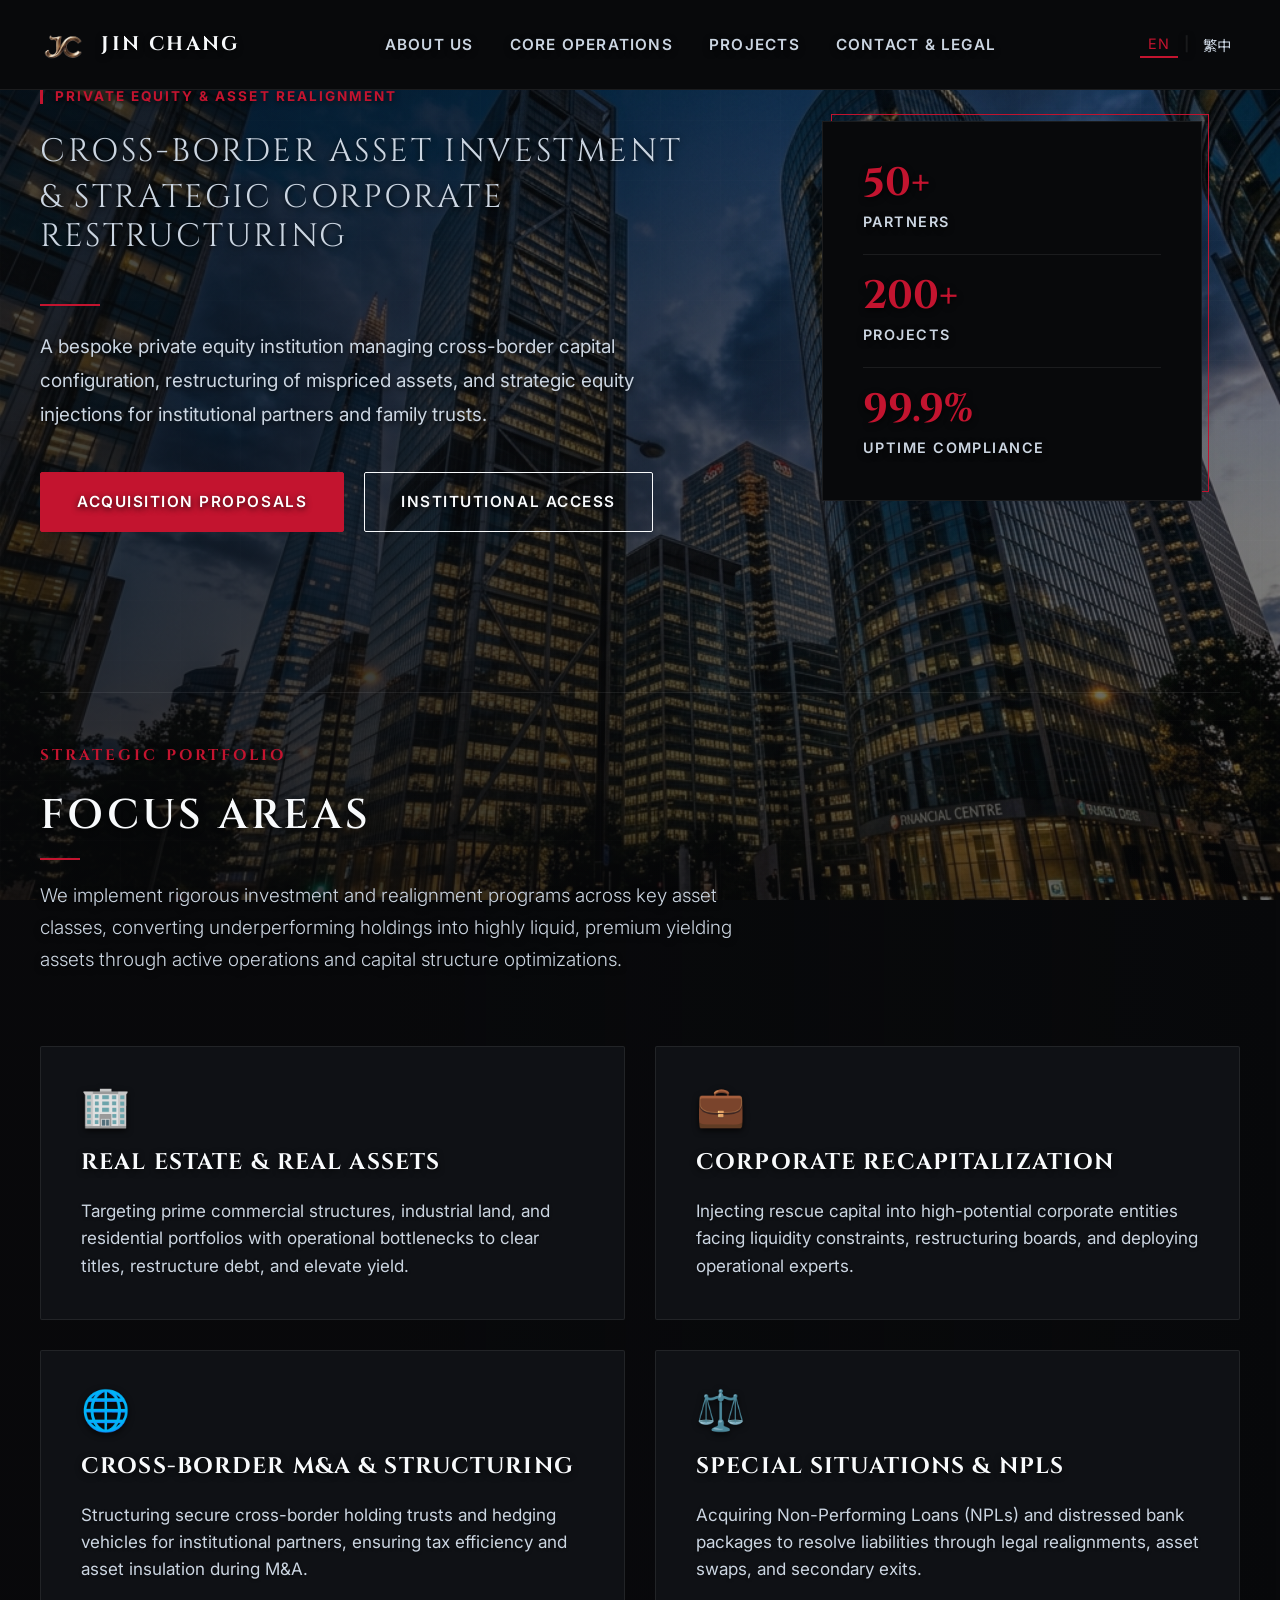
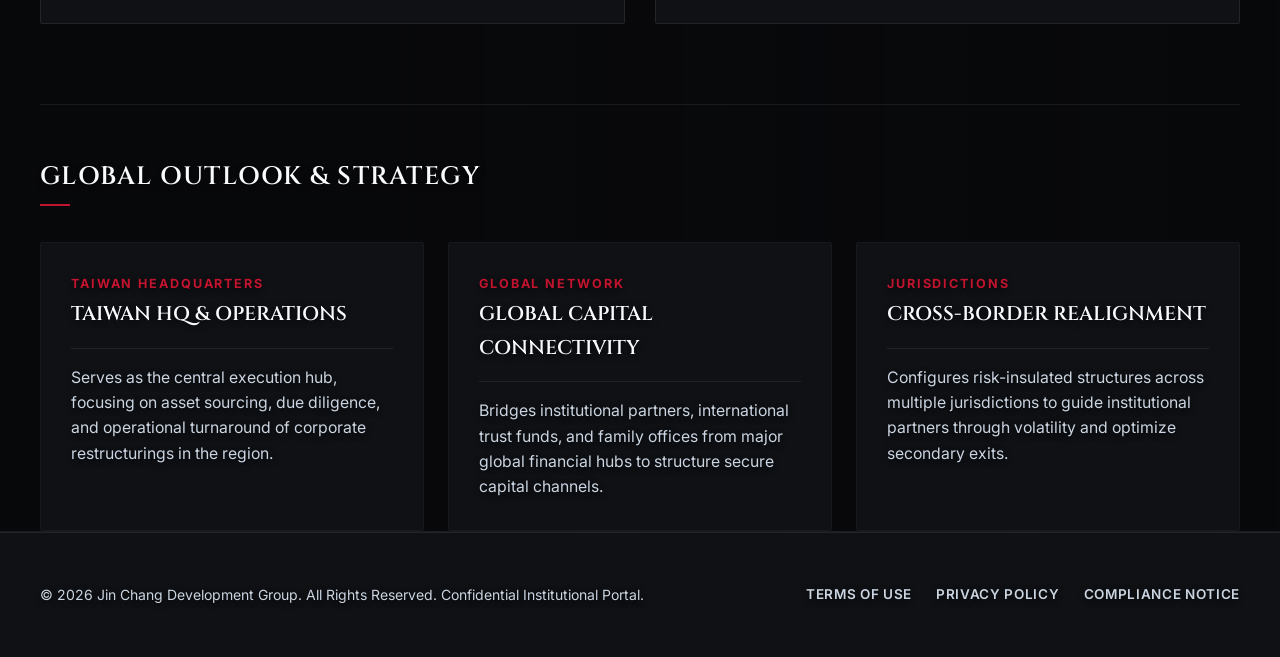
<file: index.html>
<!DOCTYPE html>
<html lang="zh-Hant-TW" data-lang="zh">

<head>
  <meta charset="UTF-8">
  <meta name="viewport" content="width=device-width, initial-scale=1.0">

  <!-- SEO Meta Tags -->
  <title>Jin Chang 晉昌國際 | 跨境資產投資與私募股權</title>
  <meta name="description"
    content="晉昌國際 (Jin Chang / Jin Chang Development Group) 是一家專注於跨境資產投資與私募股權的機構。致力於優質資產重組、股權注資與全球資本配置，為機構合作夥伴創造長期價值。">
  <meta name="keywords" content="晉昌國際, 晉昌開發集團, 私募股權, 跨境資產投資, 資產重組, 股權注資, 資本配置, Jin Chang, Private Equity">
  <meta name="author" content="Jin Chang Development Group">

  <!-- Open Graph / Facebook -->
  <meta property="og:type" content="website">
  <meta property="og:url" content="https://www.jinchang.example.com/">
  <meta property="og:title" content="Jin Chang 晉昌國際">
  <meta property="og:description" content="專注於跨境資產重組與私募股權注資，為全球機構合作夥伴提供穩健且具前瞻性的資本配置方案。">
  <meta property="og:image" content="assets/hero-bg.png">

  <!-- Favicon -->
  <link rel="icon" type="image/svg+xml"
    href="data:image/svg+xml,<svg xmlns=%22http://www.w3.org/2000/svg%22 viewBox=%220 0 100 100%22><text y=%22.9em%22 font-size=%2290%22>🏛️</text></svg>">

  <!-- Stylesheet -->
  <link rel="stylesheet" href="css/styles.css">
</head>

<body>

  <!-- Fixed Background Layer (Zero Mobile Zooming) -->
  <div class="fixed-bg-container" aria-hidden="true">
    <img src="assets/financial_skyscrapers.png" class="fixed-bg-img" alt="">
    <div class="fixed-bg-overlay"></div>
  </div>

  <!-- Thin Grid Overlay -->
  <div class="bg-grid-overlay"></div>

  <!-- Header Section -->
  <header id="main-header" class="site-header">
    <div class="container header-container">
      <a href="index.html" class="logo" id="logo-link">
        <!-- High-fidelity Corporate JC Logo Badge -->
        <div class="logo-badge">
          <img src="assets/logo.png" class="logo-image" alt="Jin Chang Logo">
        </div>
        <span class="logo-text">JIN CHANG</span>
      </a>

      <!-- Desktop Navigation -->
      <nav class="desktop-nav" id="desktop-navigation">
        <ul>
          <li>
            <a href="about.html" class="nav-link">
              <span class="lang-zh">關於我們</span>
              <span class="lang-en">About Us</span>
            </a>
          </li>
          <li>
            <a href="operations.html" class="nav-link">
              <span class="lang-zh">核心運作</span>
              <span class="lang-en">Core Operations</span>
            </a>
          </li>
          <li>
            <a href="projects.html" class="nav-link">
              <span class="lang-zh">公司專案</span>
              <span class="lang-en">Projects</span>
            </a>
          </li>
          <li>
            <a href="contact.html" class="nav-link">
              <span class="lang-zh">聯絡與法律</span>
              <span class="lang-en">Contact & Legal</span>
            </a>
          </li>
        </ul>
      </nav>

      <!-- Action Buttons -->
      <div class="header-actions">
        <!-- Language Switcher (Knight Frank Style) -->
        <div class="lang-switcher">
          <button class="lang-btn" id="btn-lang-en">EN</button>
          <span class="lang-divider">|</span>
          <button class="lang-btn" id="btn-lang-zh">繁中</button>
        </div>

        <!-- Mobile Menu Toggle Button -->
        <button id="mobile-menu-toggle" class="burger-menu" aria-label="Open Menu" aria-expanded="false">
          <span></span>
          <span></span>
          <span></span>
        </button>
      </div>
    </div>
  </header>

  <!-- Mobile Drawer Navigation -->
  <div id="mobile-menu" class="mobile-drawer" aria-hidden="true">
    <nav class="mobile-drawer-nav">
      <ul>
        <li>
          <a href="about.html" class="mobile-nav-link">
            <span class="lang-zh">關於我們</span>
            <span class="lang-en">About Us</span>
          </a>
        </li>
        <li>
          <a href="operations.html" class="mobile-nav-link">
            <span class="lang-zh">核心運作</span>
            <span class="lang-en">Core Operations</span>
          </a>
        </li>
        <li>
          <a href="projects.html" class="mobile-nav-link">
            <span class="lang-zh">公司專案</span>
            <span class="lang-en">Projects</span>
          </a>
        </li>
        <li>
          <a href="contact.html" class="mobile-nav-link">
            <span class="lang-zh">聯絡與法律</span>
            <span class="lang-en">Contact & Legal</span>
          </a>
        </li>
      </ul>
      <div class="mobile-drawer-actions">
        <a href="contact.html" class="btn btn-primary btn-full-width">
          <span class="lang-zh">提交提案</span>
          <span class="lang-en">Submit Proposal</span>
        </a>
      </div>
    </nav>
  </div>

  <main>
    <!-- Hero Section (Bilingual, Knight Frank Split Minimalist Style) -->
    <section id="hero" class="hero-section">
      <div class="container hero-container">
        <div class="hero-content scroll-reveal">
          <span class="hero-badge">
            <span class="lang-zh">私募股權與資產重組</span>
            <span class="lang-en">Private Equity & Asset Realignment</span>
          </span>
          <h1 class="hero-title">
            <span class="lang-zh">跨境資產投資<span>與企業戰略重組</span></span>
            <span class="lang-en">Cross-Border Asset Investment<span>& Strategic Corporate Restructuring</span></span>
          </h1>
          <div class="red-line"></div>
          <p class="hero-subtitle">
            <span class="lang-zh">專注於跨境資本配置、低估值資產重組與股權注資的專業私募股權投資機構，為全球機構合作夥伴與家族辦公室提供穩健且具前瞻性的資本配置方案。</span>
            <span class="lang-en">A bespoke private equity institution managing cross-border capital configuration,
              restructuring of mispriced assets, and strategic equity injections for institutional partners and family
              trusts.</span>
          </p>
          <div class="hero-actions">
            <a href="contact.html" class="btn btn-primary">
              <span class="lang-zh">資產收購提案</span>
              <span class="lang-en">Acquisition Proposals</span>
            </a>
            <a href="about.html" class="btn btn-secondary">
              <span class="lang-zh">了解機構資訊</span>
              <span class="lang-en">Institutional Access</span>
            </a>
          </div>
        </div>

        <!-- Metric Visual Box -->
        <div class="hero-visual scroll-reveal">
          <div class="hero-visual-box">
            <div class="visual-metric">
              <div class="metric-num">50+</div>
              <div class="metric-label">
                <span class="lang-zh">合作機構</span>
                <span class="lang-en">Partners</span>
              </div>
            </div>
            <div class="visual-metric">
              <div class="metric-num">200+</div>
              <div class="metric-label">
                <span class="lang-zh">成功專案</span>
                <span class="lang-en">Projects</span>
              </div>
            </div>
            <div class="visual-metric">
              <div class="metric-num">99.9%</div>
              <div class="metric-label">
                <span class="lang-zh">上線合規率</span>
                <span class="lang-en">Uptime Compliance</span>
              </div>
            </div>
          </div>
        </div>
      </div>

      <!-- Home Page Subsections -->
      <div class="container">
        <!-- Strategic Focus Subsection -->
        <div class="hero-focus-section scroll-reveal">
          <div class="section-header">
            <span class="section-subtitle">
              <span class="lang-zh">核心策略</span>
              <span class="lang-en">Strategic Portfolio</span>
            </span>
            <h2 class="section-title">
              <span class="lang-zh">投資領域</span>
              <span class="lang-en">Focus Areas</span>
            </h2>
            <p class="section-desc">
              <span class="lang-zh">我們在多個關鍵資產類別中實施嚴格的投資與重組方案，透過主動營運干預與資本結構優化，將沉睡的資產轉化為高流動性的優質收益。</span>
              <span class="lang-en">We implement rigorous investment and realignment programs across key asset classes, converting underperforming holdings into highly liquid, premium yielding assets through active operations and capital structure optimizations.</span>
            </p>
          </div>

          <div class="focus-grid">
            <!-- Area 1: Real Estate -->
            <div class="focus-card scroll-reveal">
              <div class="focus-icon">🏢</div>
              <h3 class="focus-card-title">
                <span class="lang-zh">不動產與實體資產重整</span>
                <span class="lang-en">Real Estate & Real Assets</span>
              </h3>
              <p class="focus-card-text">
                <span class="lang-zh">針對處於地緣優勢但營運停滯的商業大樓、工業用地及住宅組合，進行產權理清、債務清理與再定位重組，提升資產收益率。</span>
                <span class="lang-en">Targeting prime commercial structures, industrial land, and residential portfolios with operational bottlenecks to clear titles, restructure debt, and elevate yield.</span>
              </p>
            </div>

            <!-- Area 2: Corporate Recapitalization -->
            <div class="focus-card scroll-reveal">
              <div class="focus-icon">💼</div>
              <h3 class="focus-card-title">
                <span class="lang-zh">企業資本重整與治理改組</span>
                <span class="lang-en">Corporate Recapitalization</span>
              </h3>
              <p class="focus-card-text">
                <span class="lang-zh">為具有市場潛力與重組價值的企業提供緊急債資注入，改組董事會並派駐專業團隊優化營運，恢復企業健康財務結構。</span>
                <span class="lang-en">Injecting rescue capital into high-potential corporate entities facing liquidity constraints, restructuring boards, and deploying operational experts.</span>
              </p>
            </div>

            <!-- Area 3: Cross-Border M&A -->
            <div class="focus-card scroll-reveal">
              <div class="focus-icon">🌐</div>
              <h3 class="focus-card-title">
                <span class="lang-zh">跨國併購與架構設計</span>
                <span class="lang-en">Cross-Border M&A & Structuring</span>
              </h3>
              <p class="focus-card-text">
                <span class="lang-zh">協助機構合夥人設計跨境持股信託與避險結構，在跨司法管轄區的交易中實現最優稅務配置與風險隔離。</span>
                <span class="lang-en">Structuring secure cross-border holding trusts and hedging vehicles for institutional partners, ensuring tax efficiency and asset insulation during M&A.</span>
              </p>
            </div>

            <!-- Area 4: Special Situations -->
            <div class="focus-card scroll-reveal">
              <div class="focus-icon">⚖️</div>
              <h3 class="focus-card-title">
                <span class="lang-zh">特殊機會與不良債權收購</span>
                <span class="lang-en">Special Situations & NPLs</span>
              </h3>
              <p class="focus-card-text">
                <span class="lang-zh">收購金融機構之非妥協性不良債權（NPL）及重組資產包，藉由司法理清、資產置換及處置，快速變現並活化資產價值。</span>
                <span class="lang-en">Acquiring Non-Performing Loans (NPLs) and distressed bank packages to resolve liabilities through legal realignments, asset swaps, and secondary exits.</span>
              </p>
            </div>
          </div>
        </div>

        <!-- Global Footprint Subsection -->
        <div class="hero-global-section scroll-reveal">
          <h3 class="subsection-title">
            <span class="lang-zh">展望全球</span>
            <span class="lang-en">Global Outlook & Strategy</span>
          </h3>
          <div class="global-offices-grid">
            <!-- Office 1 -->
            <div class="office-card">
              <div class="office-header">
                <span class="office-country">TAIWAN HEADQUARTERS</span>
                <h4 class="office-name">
                  <span class="lang-zh">台灣總部與實體營運</span>
                  <span class="lang-en">Taiwan HQ & Operations</span>
                </h4>
              </div>
              <p class="office-desc">
                <span class="lang-zh">以台灣為核心執行樞紐，專注於大中華區實體資產與股權重組項目的案源開發、在地盡職調查，以及資產項目的運作與管理。</span>
                <span class="lang-en">Serves as the central execution hub, focusing on asset sourcing, due diligence, and operational turnaround of corporate restructurings in the region.</span>
              </p>
            </div>
            <!-- Office 2 -->
            <div class="office-card">
              <div class="office-header">
                <span class="office-country">GLOBAL NETWORK</span>
                <h4 class="office-name">
                  <span class="lang-zh">全球資本對接</span>
                  <span class="lang-en">Global Capital Connectivity</span>
                </h4>
              </div>
              <p class="office-desc">
                <span class="lang-zh">對接亞太及全球主要金融樞紐的機構合夥人、境外信託與家族辦公室資本，搭建穩健、安全且高隱密性的跨境配置橋樑。</span>
                <span class="lang-en">Bridges institutional partners, international trust funds, and family offices from major global financial hubs to structure secure capital channels.</span>
              </p>
            </div>
            <!-- Office 3 -->
            <div class="office-card">
              <div class="office-header">
                <span class="office-country">JURISDICTIONS</span>
                <h4 class="office-name">
                  <span class="lang-zh">跨國佈局與資產配置</span>
                  <span class="lang-en">Cross-Border Realignment</span>
                </h4>
              </div>
              <p class="office-desc">
                <span class="lang-zh">針對跨司法管轄區的特殊機會資產進行架構設計與風險隔離，協助合夥人在全球化市場波動中實現最優稅務配置與安全退出。</span>
                <span class="lang-en">Configures risk-insulated structures across multiple jurisdictions to guide institutional partners through volatility and optimize secondary exits.</span>
              </p>
            </div>
          </div>
        </div>
      </div>
    </section>
  </main>

  <!-- Footer Section -->
  <footer class="site-footer">
    <div class="container footer-container">
      <p class="footer-copy">
        <span class="lang-zh">&copy; 2026 晉昌開發集團 版權所有. 機密機構特許門戶.</span>
        <span class="lang-en">&copy; 2026 Jin Chang Development Group. All Rights Reserved. Confidential Institutional
          Portal.</span>
      </p>
      <div class="footer-links">
        <a href="terms.html" class="footer-link">
          <span class="lang-zh">使用條款</span>
          <span class="lang-en">Terms of Use</span>
        </a>
        <a href="privacy.html" class="footer-link">
          <span class="lang-zh">隱私權政策</span>
          <span class="lang-en">Privacy Policy</span>
        </a>
        <a href="contact.html" class="footer-link">
          <span class="lang-zh">合規聲明</span>
          <span class="lang-en">Compliance Notice</span>
        </a>
      </div>
    </div>
  </footer>

  <!-- Scripts -->
  <script src="js/main.js" defer></script>
</body>

</html>
</file>
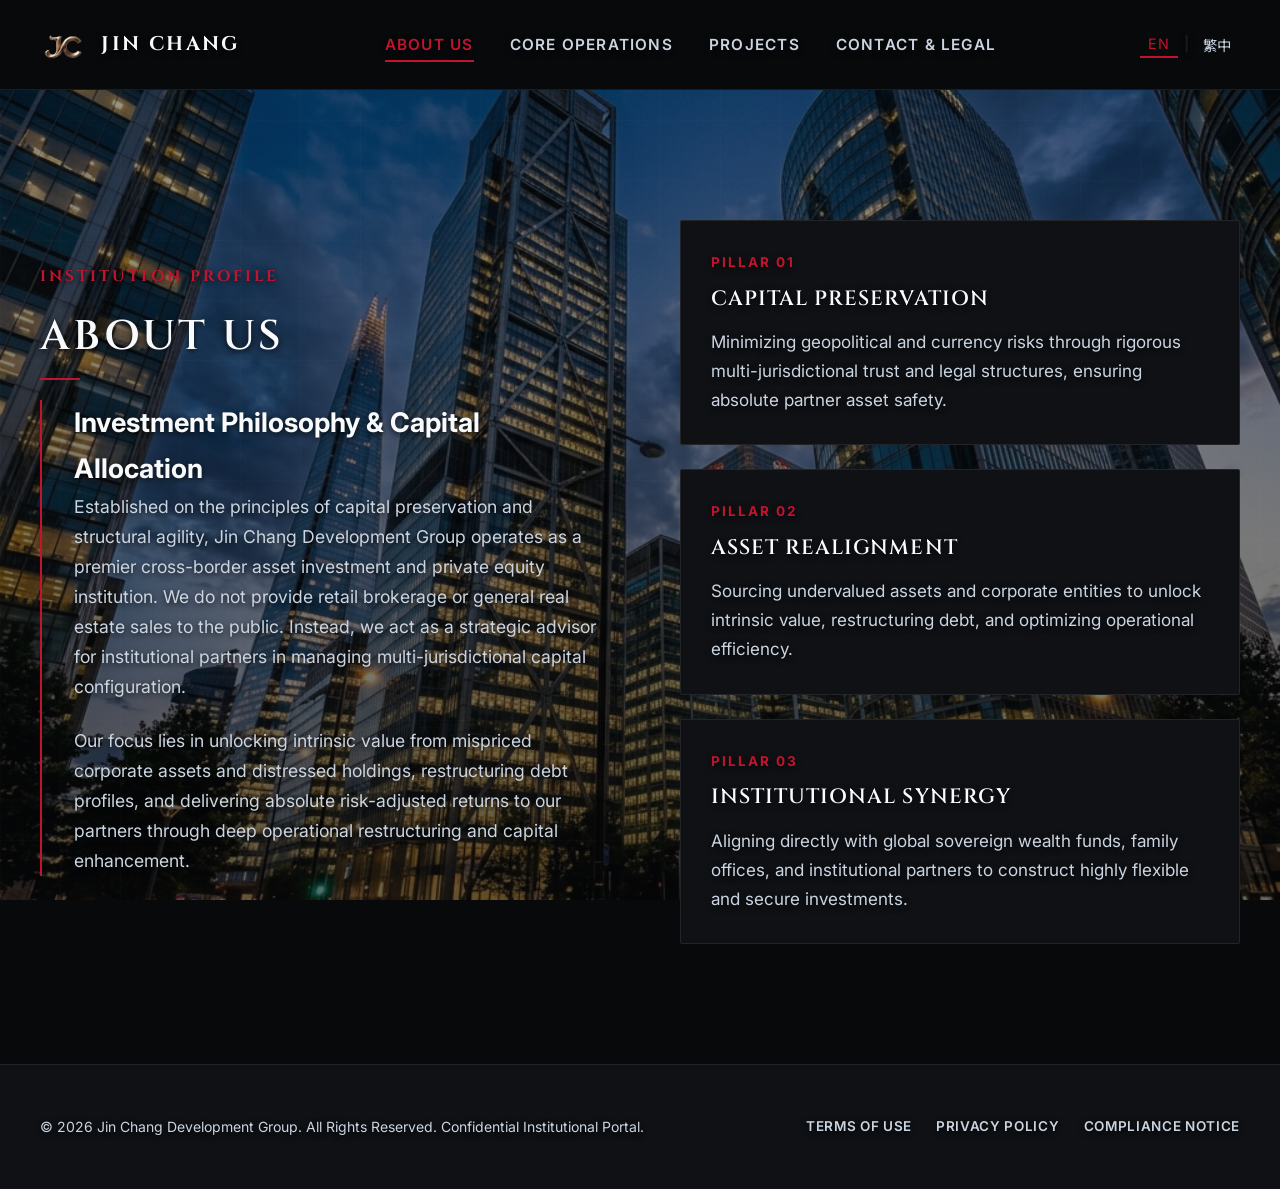
<file: about.html>
<!DOCTYPE html>
<html lang="zh-Hant-TW" data-lang="zh">

<head>
  <meta charset="UTF-8">
  <meta name="viewport" content="width=device-width, initial-scale=1.0">

  <!-- SEO Meta Tags -->
  <title>關於我們 | Jin Chang 晉昌國際</title>
  <meta name="description" content="晉昌國際 (Jin Chang Development Group) 機構概覽、投資哲學與三大資本柱石。專注於跨境資產投資與私募股權。">
  <meta name="keywords" content="晉昌國際, 機構概覽, 投資哲學, 資本保全, 資產重組, Jin Chang, About Us">
  <meta name="author" content="Jin Chang Development Group">

  <!-- Open Graph -->
  <meta property="og:type" content="website">
  <meta property="og:title" content="關於我們 | Jin Chang 晉昌國際">
  <meta property="og:description" content="晉昌國際投資哲學與三大資本保全與活化柱石。">

  <!-- Favicon -->
  <link rel="icon" type="image/svg+xml"
    href="data:image/svg+xml,<svg xmlns=%22http://www.w3.org/2000/svg%22 viewBox=%220 0 100 100%22><text y=%22.9em%22 font-size=%2290%22>🏛️</text></svg>">

  <!-- Stylesheet -->
  <link rel="stylesheet" href="css/styles.css">
</head>

<body>

  <!-- Fixed Background Layer (Zero Mobile Zooming) -->
  <div class="fixed-bg-container" aria-hidden="true">
    <img src="assets/financial_skyscrapers.png" class="fixed-bg-img" alt="">
    <div class="fixed-bg-overlay"></div>
  </div>

  <!-- Thin Grid Overlay -->
  <div class="bg-grid-overlay"></div>

  <!-- Header Section -->
  <header id="main-header" class="site-header header-scrolled">
    <div class="container header-container">
      <a href="index.html" class="logo" id="logo-link">
        <div class="logo-badge">
          <img src="assets/logo.png" class="logo-image" alt="Jin Chang Logo">
        </div>
        <span class="logo-text">JIN CHANG</span>
      </a>

      <!-- Desktop Navigation -->
      <nav class="desktop-nav" id="desktop-navigation">
        <ul>
          <li>
            <a href="about.html" class="nav-link active">
              <span class="lang-zh">關於我們</span>
              <span class="lang-en">About Us</span>
            </a>
          </li>
          <li>
            <a href="operations.html" class="nav-link">
              <span class="lang-zh">核心運作</span>
              <span class="lang-en">Core Operations</span>
            </a>
          </li>
          <li>
            <a href="projects.html" class="nav-link">
              <span class="lang-zh">公司專案</span>
              <span class="lang-en">Projects</span>
            </a>
          </li>
          <li>
            <a href="contact.html" class="nav-link">
              <span class="lang-zh">聯絡與法律</span>
              <span class="lang-en">Contact & Legal</span>
            </a>
          </li>
        </ul>
      </nav>

      <!-- Action Buttons -->
      <div class="header-actions">
        <!-- Language Switcher -->
        <div class="lang-switcher">
          <button class="lang-btn" id="btn-lang-en">EN</button>
          <span class="lang-divider">|</span>
          <button class="lang-btn" id="btn-lang-zh">繁中</button>
        </div>

        <!-- Mobile Menu Toggle Button -->
        <button id="mobile-menu-toggle" class="burger-menu" aria-label="Open Menu" aria-expanded="false">
          <span></span>
          <span></span>
          <span></span>
        </button>
      </div>
    </div>
  </header>

  <!-- Mobile Drawer Navigation -->
  <div id="mobile-menu" class="mobile-drawer" aria-hidden="true">
    <nav class="mobile-drawer-nav">
      <ul>
        <li>
          <a href="about.html" class="mobile-nav-link active">
            <span class="lang-zh">關於我們</span>
            <span class="lang-en">About Us</span>
          </a>
        </li>
        <li>
          <a href="operations.html" class="mobile-nav-link">
            <span class="lang-zh">核心運作</span>
            <span class="lang-en">Core Operations</span>
          </a>
        </li>
        <li>
          <a href="projects.html" class="mobile-nav-link">
            <span class="lang-zh">公司專案</span>
            <span class="lang-en">Projects</span>
          </a>
        </li>
        <li>
          <a href="contact.html" class="mobile-nav-link">
            <span class="lang-zh">聯絡與法律</span>
            <span class="lang-en">Contact & Legal</span>
          </a>
        </li>
      </ul>
      <div class="mobile-drawer-actions">
        <a href="contact.html" class="btn btn-primary btn-full-width">
          <span class="lang-zh">提交提案</span>
          <span class="lang-en">Submit Proposal</span>
        </a>
      </div>
    </nav>
  </div>

  <main style="padding-top: 100px; min-height: 80vh;">
    <!-- About Us Section -->
    <section id="about" class="section-padding">
      <div class="container">
        <div class="about-grid">
          <!-- Institutional Philosophy -->
          <div class="scroll-reveal">
            <span class="section-subtitle">
              <span class="lang-zh">機構概覽</span>
              <span class="lang-en">Institution Profile</span>
            </span>
            <h1 class="section-title">
              <span class="lang-zh">關於我們</span>
              <span class="lang-en">About Us</span>
            </h1>
            <div class="about-philosophy">
              <h2>
                <span class="lang-zh">投資哲學與跨境資本配置</span>
                <span class="lang-en">Investment Philosophy & Capital Allocation</span>
              </h2>
              <p class="lang-zh">
                晉昌國際（Jin Chang Development Group）作為一家跨境私募股權與資產投資機構，專注於在全球多個司法管轄區內尋求具備結構性調整空間的資產與企業。我們不對一般公眾提供零售金融或地產仲介服務，而是做為機構合作夥伴在跨境資本配置、債務重組及股權注資時的戰略後盾。
              </p>
              <p class="lang-zh">
                我們堅信「資本保全與價值重塑」的雙重法則。在經濟週期波動中，我們透過深度估值與架構重整，協助面臨流動性瓶頸或治理瓶頸的高價值資產重新恢復生機，進而實現長期、穩健的資本增長。
              </p>
              <p class="lang-en">
                Established on the principles of capital preservation and structural agility, Jin Chang Development Group operates as a premier cross-border asset investment and private equity institution. We do not provide retail brokerage or general real estate sales to the public. Instead, we act as a strategic advisor for institutional partners in managing multi-jurisdictional capital configuration.
              </p>
              <p class="lang-en">
                Our focus lies in unlocking intrinsic value from mispriced corporate assets and distressed holdings, restructuring debt profiles, and delivering absolute risk-adjusted returns to our partners through deep operational restructuring and capital enhancement.
              </p>
            </div>
          </div>

          <!-- Configuration Pillars -->
          <div class="scroll-reveal capital-pillars">
            <!-- Pillar 1 -->
            <div class="pillar-card">
              <span class="pillar-num">Pillar 01</span>
              <h3 class="pillar-title">
                <span class="lang-zh">資本安全防護</span>
                <span class="lang-en">Capital Preservation</span>
              </h3>
              <p class="pillar-desc">
                <span class="lang-zh">透過跨司法管轄區的信託與法律結構化設計，將地緣政治與匯率風險降至最低，首要確保合夥人核心資產的安全性。</span>
                <span class="lang-en">Minimizing geopolitical and currency risks through rigorous multi-jurisdictional trust and legal structures, ensuring absolute partner asset safety.</span>
              </p>
            </div>
            <!-- Pillar 2 -->
            <div class="pillar-card">
              <span class="pillar-num">Pillar 02</span>
              <h3 class="pillar-title">
                <span class="lang-zh">資產重組活化</span>
                <span class="lang-en">Asset Realignment</span>
              </h3>
              <p class="pillar-desc">
                <span class="lang-zh">專注於價值低估、重組潛力巨大的企業股權與實體資產。藉由債權重組與管理優化，釋放被鎖定的核心資產價值。</span>
                <span class="lang-en">Sourcing undervalued assets and corporate entities to unlock intrinsic value, restructuring debt, and optimizing operational efficiency.</span>
              </p>
            </div>
            <!-- Pillar 3 -->
            <div class="pillar-card">
              <span class="pillar-num">Pillar 03</span>
              <h3 class="pillar-title">
                <span class="lang-zh">機構協同效應</span>
                <span class="lang-en">Institutional Synergy</span>
              </h3>
              <p class="pillar-desc">
                <span class="lang-zh">與全球主權基金、家族辦公室及頂尖金融機構協同合作，建構兼具隱密性與靈活度的股權配置管道。</span>
                <span class="lang-en">Aligning directly with global sovereign wealth funds, family offices, and institutional partners to construct highly flexible and secure investments.</span>
              </p>
            </div>
          </div>
        </div>
      </div>
    </section>
  </main>

  <!-- Footer Section -->
  <footer class="site-footer">
    <div class="container footer-container">
      <p class="footer-copy">
        <span class="lang-zh">&copy; 2026 晉昌開發集團 版權所有. 機密機構特許門戶.</span>
        <span class="lang-en">&copy; 2026 Jin Chang Development Group. All Rights Reserved. Confidential Institutional Portal.</span>
      </p>
      <div class="footer-links">
        <a href="terms.html" class="footer-link">
          <span class="lang-zh">使用條款</span>
          <span class="lang-en">Terms of Use</span>
        </a>
        <a href="privacy.html" class="footer-link">
          <span class="lang-zh">隱私權政策</span>
          <span class="lang-en">Privacy Policy</span>
        </a>
        <a href="contact.html" class="footer-link">
          <span class="lang-zh">合規聲明</span>
          <span class="lang-en">Compliance Notice</span>
        </a>
      </div>
    </div>
  </footer>

  <!-- Scripts -->
  <script src="js/main.js" defer></script>
</body>

</html>
</file>
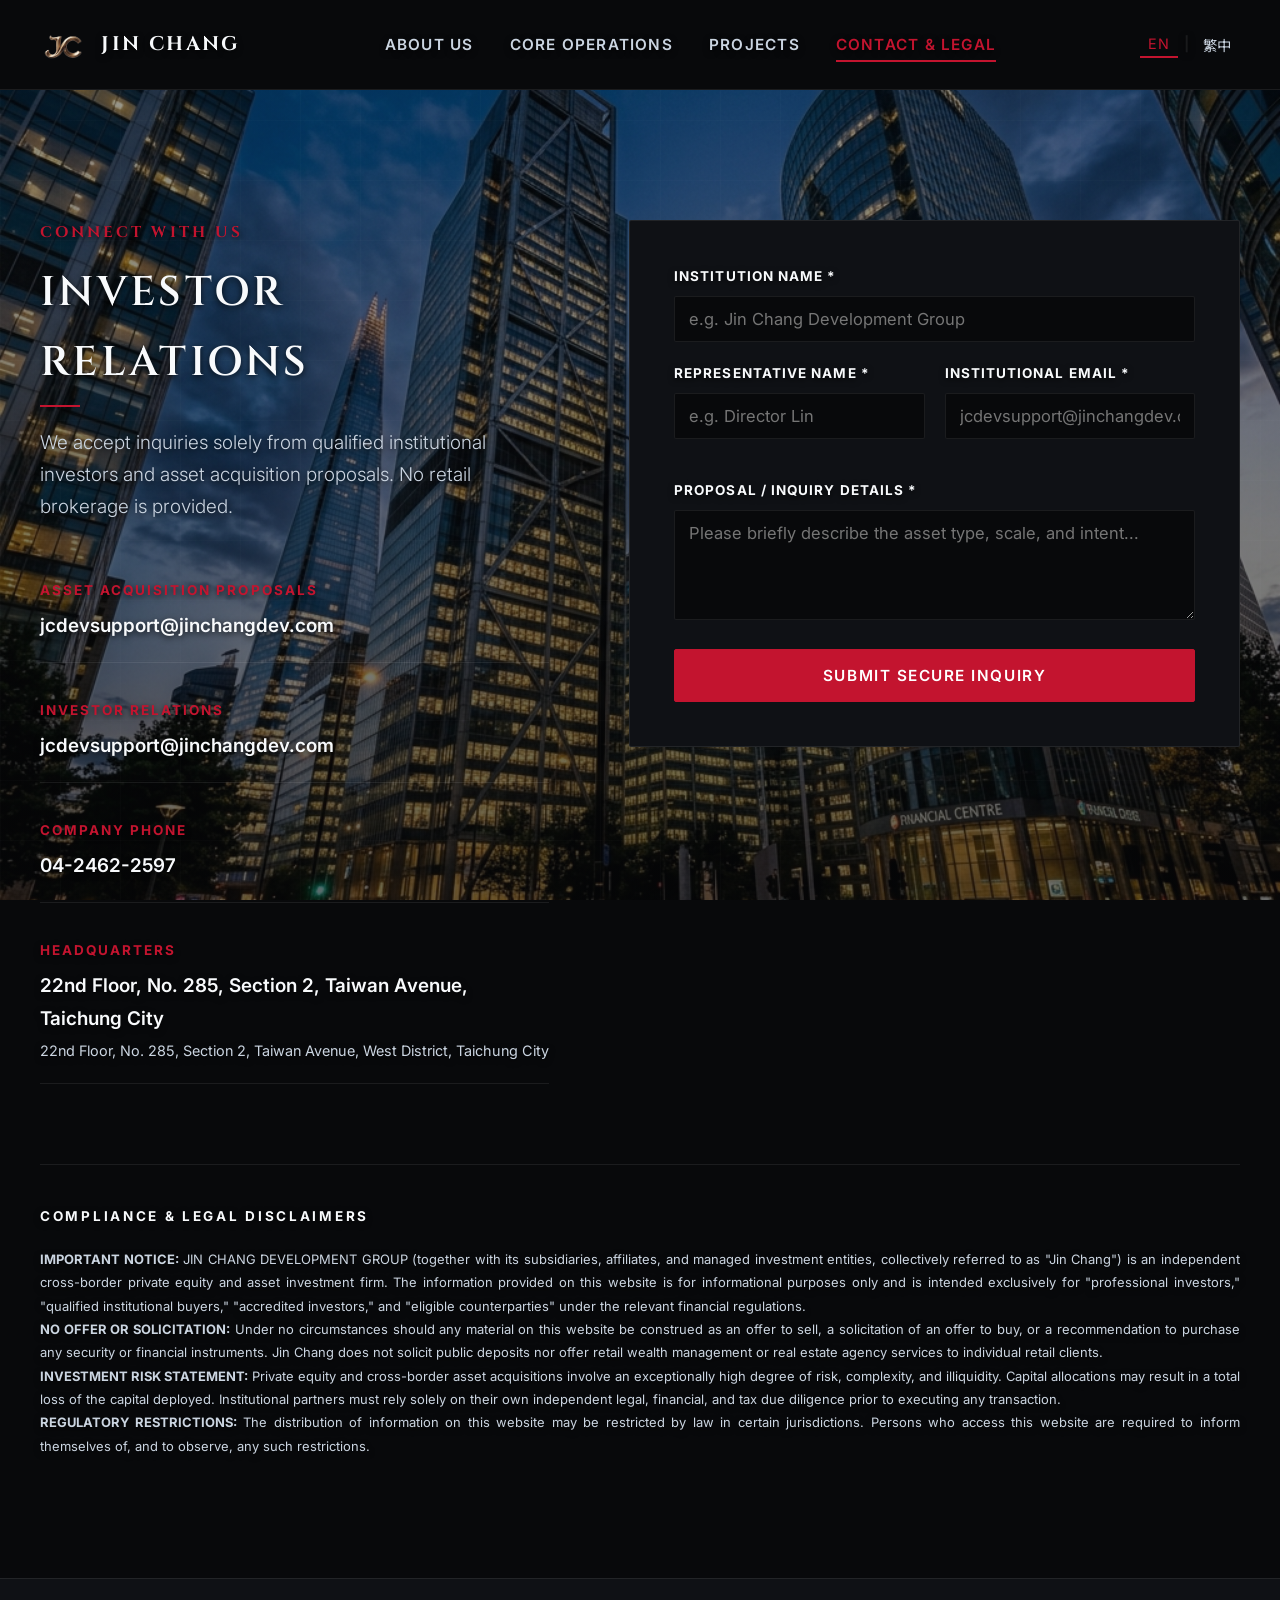
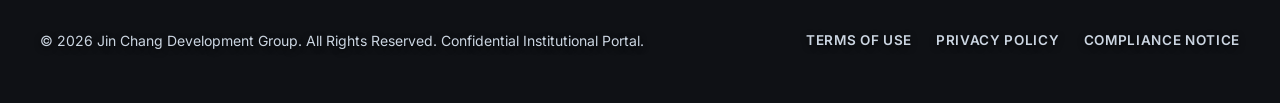
<file: contact.html>
<!DOCTYPE html>
<html lang="zh-Hant-TW" data-lang="zh">

<head>
  <meta charset="UTF-8">
  <meta name="viewport" content="width=device-width, initial-scale=1.0">

  <!-- SEO Meta Tags -->
  <title>聯絡與法律合規 | Jin Chang 晉昌國際</title>
  <meta name="description" content="晉昌國際 投資人關係與機構提案表單。台中總部與合規免責聲明。">
  <meta name="keywords" content="晉昌國際, 投資人關係, 機構諮詢, 資產收購提案, 法律免責聲明, Jin Chang, Contact">
  <meta name="author" content="Jin Chang Development Group">

  <!-- Open Graph -->
  <meta property="og:type" content="website">
  <meta property="og:title" content="聯絡與法律合規 | Jin Chang 晉昌國際">
  <meta property="og:description" content="晉昌國際 投資人關係聯絡與機構特許提案門戶。">

  <!-- Favicon -->
  <link rel="icon" type="image/svg+xml"
    href="data:image/svg+xml,<svg xmlns=%22http://www.w3.org/2000/svg%22 viewBox=%220 0 100 100%22><text y=%22.9em%22 font-size=%2290%22>🏛️</text></svg>">

  <!-- Stylesheet -->
  <link rel="stylesheet" href="css/styles.css">
</head>

<body>

  <!-- Fixed Background Layer (Zero Mobile Zooming) -->
  <div class="fixed-bg-container" aria-hidden="true">
    <img src="assets/financial_skyscrapers.png" class="fixed-bg-img" alt="">
    <div class="fixed-bg-overlay"></div>
  </div>

  <!-- Thin Grid Overlay -->
  <div class="bg-grid-overlay"></div>

  <!-- Header Section -->
  <header id="main-header" class="site-header header-scrolled">
    <div class="container header-container">
      <a href="index.html" class="logo" id="logo-link">
        <div class="logo-badge">
          <img src="assets/logo.png" class="logo-image" alt="Jin Chang Logo">
        </div>
        <span class="logo-text">JIN CHANG</span>
      </a>

      <!-- Desktop Navigation -->
      <nav class="desktop-nav" id="desktop-navigation">
        <ul>
          <li>
            <a href="about.html" class="nav-link">
              <span class="lang-zh">關於我們</span>
              <span class="lang-en">About Us</span>
            </a>
          </li>
          <li>
            <a href="operations.html" class="nav-link">
              <span class="lang-zh">核心運作</span>
              <span class="lang-en">Core Operations</span>
            </a>
          </li>
          <li>
            <a href="projects.html" class="nav-link">
              <span class="lang-zh">公司專案</span>
              <span class="lang-en">Projects</span>
            </a>
          </li>
          <li>
            <a href="contact.html" class="nav-link active">
              <span class="lang-zh">聯絡與法律</span>
              <span class="lang-en">Contact & Legal</span>
            </a>
          </li>
        </ul>
      </nav>

      <!-- Action Buttons -->
      <div class="header-actions">
        <!-- Language Switcher -->
        <div class="lang-switcher">
          <button class="lang-btn" id="btn-lang-en">EN</button>
          <span class="lang-divider">|</span>
          <button class="lang-btn" id="btn-lang-zh">繁中</button>
        </div>

        <!-- Mobile Menu Toggle Button -->
        <button id="mobile-menu-toggle" class="burger-menu" aria-label="Open Menu" aria-expanded="false">
          <span></span>
          <span></span>
          <span></span>
        </button>
      </div>
    </div>
  </header>

  <!-- Mobile Drawer Navigation -->
  <div id="mobile-menu" class="mobile-drawer" aria-hidden="true">
    <nav class="mobile-drawer-nav">
      <ul>
        <li>
          <a href="about.html" class="mobile-nav-link">
            <span class="lang-zh">關於我們</span>
            <span class="lang-en">About Us</span>
          </a>
        </li>
        <li>
          <a href="operations.html" class="mobile-nav-link">
            <span class="lang-zh">核心運作</span>
            <span class="lang-en">Core Operations</span>
          </a>
        </li>
        <li>
          <a href="projects.html" class="mobile-nav-link">
            <span class="lang-zh">公司專案</span>
            <span class="lang-en">Projects</span>
          </a>
        </li>
        <li>
          <a href="contact.html" class="mobile-nav-link active">
            <span class="lang-zh">聯絡與法律</span>
            <span class="lang-en">Contact & Legal</span>
          </a>
        </li>
      </ul>
      <div class="mobile-drawer-actions">
        <a href="contact.html" class="btn btn-primary btn-full-width">
          <span class="lang-zh">提交提案</span>
          <span class="lang-en">Submit Proposal</span>
        </a>
      </div>
    </nav>
  </div>

  <main style="padding-top: 100px; min-height: 80vh;">
    <!-- Contact & Legal Notice Section -->
    <section id="contact" class="section-padding">
      <div class="container">
        <div class="contact-grid">
          <!-- Left side: Contact Channels -->
          <div class="scroll-reveal contact-info-block">
            <div>
              <span class="section-subtitle">
                <span class="lang-zh">聯絡諮詢</span>
                <span class="lang-en">Connect With Us</span>
              </span>
              <h1 class="section-title">
                <span class="lang-zh">投資人關係</span>
                <span class="lang-en">Investor Relations</span>
              </h1>
              <p class="section-desc" style="margin-bottom: 20px;">
                <span class="lang-zh">本機構僅受理合格機構投資者與資產收購提案之諮詢，不對公眾開放零售業務。</span>
                <span class="lang-en">We accept inquiries solely from qualified institutional investors and asset acquisition proposals. No retail brokerage is provided.</span>
              </p>
            </div>

            <div class="contact-channel">
              <h4>
                <span class="lang-zh">資產收購與股權重組提案專用信箱</span>
                <span class="lang-en">Asset Acquisition Proposals</span>
              </h4>
              <p>jcdevsupport@jinchangdev.com</p>
            </div>

            <div class="contact-channel">
              <h4>
                <span class="lang-zh">機構合夥人關係聯絡信箱</span>
                <span class="lang-en">Investor Relations</span>
              </h4>
              <p>jcdevsupport@jinchangdev.com</p>
            </div>

            <div class="contact-channel">
              <h4>
                <span class="lang-zh">公司電話</span>
                <span class="lang-en">Company Phone</span>
              </h4>
              <p>04-2462-2597</p>
            </div>

            <div class="contact-channel">
              <h4>
                <span class="lang-zh">總部地址</span>
                <span class="lang-en">Headquarters</span>
              </h4>
              <p>22nd Floor, No. 285, Section 2, Taiwan Avenue, Taichung City</p>
              <span class="detail-label">
                <span class="lang-zh">台中市西區台灣大道二段285號22樓</span>
                <span class="lang-en">22nd Floor, No. 285, Section 2, Taiwan Avenue, West District, Taichung City</span>
              </span>
            </div>
          </div>

          <!-- Right side: Contact Form -->
          <div class="scroll-reveal contact-form-card">
            <form id="contact-form" novalidate>
              <input type="text" name="_honey" style="display:none" tabindex="-1" autocomplete="off">
              
              <div class="form-group">
                <label for="company" class="form-label-styled">
                  <span class="lang-zh">機構或企業全稱 *</span>
                  <span class="lang-en">Institution Name *</span>
                </label>
                <input type="text" id="company" name="company" class="form-input-styled" required autocomplete="organization">
                <span class="error-msg" id="company-error">
                  <span class="lang-zh">請輸入機構或企業名稱</span>
                  <span class="lang-en">Please enter your institution name</span>
                </span>
              </div>

              <div class="form-row">
                <div class="form-group">
                  <label for="name" class="form-label-styled">
                    <span class="lang-zh">聯絡代表人 *</span>
                    <span class="lang-en">Representative Name *</span>
                  </label>
                  <input type="text" id="name" name="name" class="form-input-styled" required autocomplete="name">
                  <span class="error-msg" id="name-error">
                    <span class="lang-zh">請輸入代表人姓名</span>
                    <span class="lang-en">Please enter representative name</span>
                  </span>
                </div>
                <div class="form-group">
                  <label for="email" class="form-label-styled">
                    <span class="lang-zh">機構公務信箱 *</span>
                    <span class="lang-en">Institutional Email *</span>
                  </label>
                  <input type="email" id="email" name="email" class="form-input-styled" required autocomplete="email">
                  <span class="error-msg" id="email-error">
                    <span class="lang-zh">請輸入正確的機構電子信箱</span>
                    <span class="lang-en">Please enter a valid institutional email</span>
                  </span>
                </div>
              </div>

              <div class="form-group">
                <label for="message" class="form-label-styled">
                  <span class="lang-zh">提案或諮詢概述 *</span>
                  <span class="lang-en">Proposal / Inquiry Details *</span>
                </label>
                <textarea id="message" name="message" class="form-input-styled text-area" required></textarea>
                <span class="error-msg" id="message-error">
                  <span class="lang-zh">請輸入您的提案或諮詢概述</span>
                  <span class="lang-en">Please enter inquiry details</span>
                </span>
              </div>

              <button type="submit" class="btn btn-primary btn-full-width" id="form-submit-btn">
                <span class="lang-zh">安全送出諮詢表單</span>
                <span class="lang-en">Submit Secure Inquiry</span>
              </button>

              <div id="form-success-msg" class="success-message" aria-live="polite">
                <span class="lang-zh">諮詢表單已安全加密送出。我們的投資團隊將於48小時內進行評估與回覆。</span>
                <span class="lang-en">Inquiry successfully encrypted and dispatched. Our investment team will review within 48 hours.</span>
              </div>
            </form>
          </div>
        </div>

        <!-- Compliance Legal Notice -->
        <div class="legal-notice-box scroll-reveal">
          <h2 class="legal-notice-title">
            <span class="lang-zh">法規合規與免責聲明</span>
            <span class="lang-en">Compliance & Legal Disclaimers</span>
          </h2>
          <div class="legal-notice-text">
            <div class="lang-zh">
              <p>
                <strong>重要法律聲明：</strong>晉昌開發集團（連同其子公司、關聯企業及管理的投資主體，合稱「晉昌國際」或「晉昌資本」）為一家獨立的跨境私募股權與資產投資機構。本網站所載資訊僅供參考，且僅針對台灣、香港、新加坡、美國、英國及其他適用司法管轄區內相關金融法規所定義之「專業投資者」、「合格機構買家」、「合格投資人」及「符合條件之交易對手」。本網站並非針對一般散戶或公眾成員，且其所載資訊亦無意分發予散戶或公眾成員使用。
              </p>
              <p>
                <strong>無要約或招攬：</strong>在任何情況下，本網站上的任何內容均不得解釋為出售要約、招攬購買要約或購買任何證券、衍生性商品、共同基金、不動產投資信託（REIT）或其他金融工具的建議。晉昌國際不向一般散戶招攬公眾存款，亦不提供散戶財富管理、證券經紀或大眾地產仲介服務。本網站亦不對外宣傳或招募公眾投資計劃。
              </p>
              <p>
                <strong>投資風險聲明：</strong>私募股權與跨境資產收購涉及極高的風險、複雜性及低流動性。在不良資產重組與企業資本重整中的資本配置可能導致所部署資本的全部損失。過去的結構性表現不保證未來的結果，多司法管轄區資產的價值受到利率、外匯管制、稅法修訂及地緣關係變動等因素的劇烈波動影響。機構合夥人在與晉昌國際進行任何交易之前，必須完全依賴其自身獨立的法律、財務及稅務盡職調查。
              </p>
              <p>
                <strong>法規限制：</strong>本網站資訊的分發在某些司法管轄區可能受到法律限制。訪問本網站的人員必須自行了解並遵守所有適用限制。訪問本網站即代表您證明自己符合機構交易對手的法規條件，並同意遵守晉昌國際的服務條款及隱私權政策。
              </p>
            </div>
            <div class="lang-en">
              <p>
                <strong>IMPORTANT NOTICE:</strong> JIN CHANG DEVELOPMENT GROUP (together with its subsidiaries, affiliates, and managed investment entities, collectively referred to as "Jin Chang") is an independent cross-border private equity and asset investment firm. The information provided on this website is for informational purposes only and is intended exclusively for "professional investors," "qualified institutional buyers," "accredited investors," and "eligible counterparties" under the relevant financial regulations.
              </p>
              <p>
                <strong>NO OFFER OR SOLICITATION:</strong> Under no circumstances should any material on this website be construed as an offer to sell, a solicitation of an offer to buy, or a recommendation to purchase any security or financial instruments. Jin Chang does not solicit public deposits nor offer retail wealth management or real estate agency services to individual retail clients.
              </p>
              <p>
                <strong>INVESTMENT RISK STATEMENT:</strong> Private equity and cross-border asset acquisitions involve an exceptionally high degree of risk, complexity, and illiquidity. Capital allocations may result in a total loss of the capital deployed. Institutional partners must rely solely on their own independent legal, financial, and tax due diligence prior to executing any transaction.
              </p>
              <p>
                <strong>REGULATORY RESTRICTIONS:</strong> The distribution of information on this website may be restricted by law in certain jurisdictions. Persons who access this website are required to inform themselves of, and to observe, any such restrictions.
              </p>
            </div>
          </div>
        </div>
      </div>
    </section>
  </main>

  <!-- Footer Section -->
  <footer class="site-footer">
    <div class="container footer-container">
      <p class="footer-copy">
        <span class="lang-zh">&copy; 2026 晉昌開發集團 版權所有. 機密機構特許門戶.</span>
        <span class="lang-en">&copy; 2026 Jin Chang Development Group. All Rights Reserved. Confidential Institutional Portal.</span>
      </p>
      <div class="footer-links">
        <a href="terms.html" class="footer-link">
          <span class="lang-zh">使用條款</span>
          <span class="lang-en">Terms of Use</span>
        </a>
        <a href="privacy.html" class="footer-link">
          <span class="lang-zh">隱私權政策</span>
          <span class="lang-en">Privacy Policy</span>
        </a>
        <a href="contact.html" class="footer-link">
          <span class="lang-zh">合規聲明</span>
          <span class="lang-en">Compliance Notice</span>
        </a>
      </div>
    </div>
  </footer>

  <!-- Scripts -->
  <script src="js/main.js" defer></script>
</body>

</html>
</file>
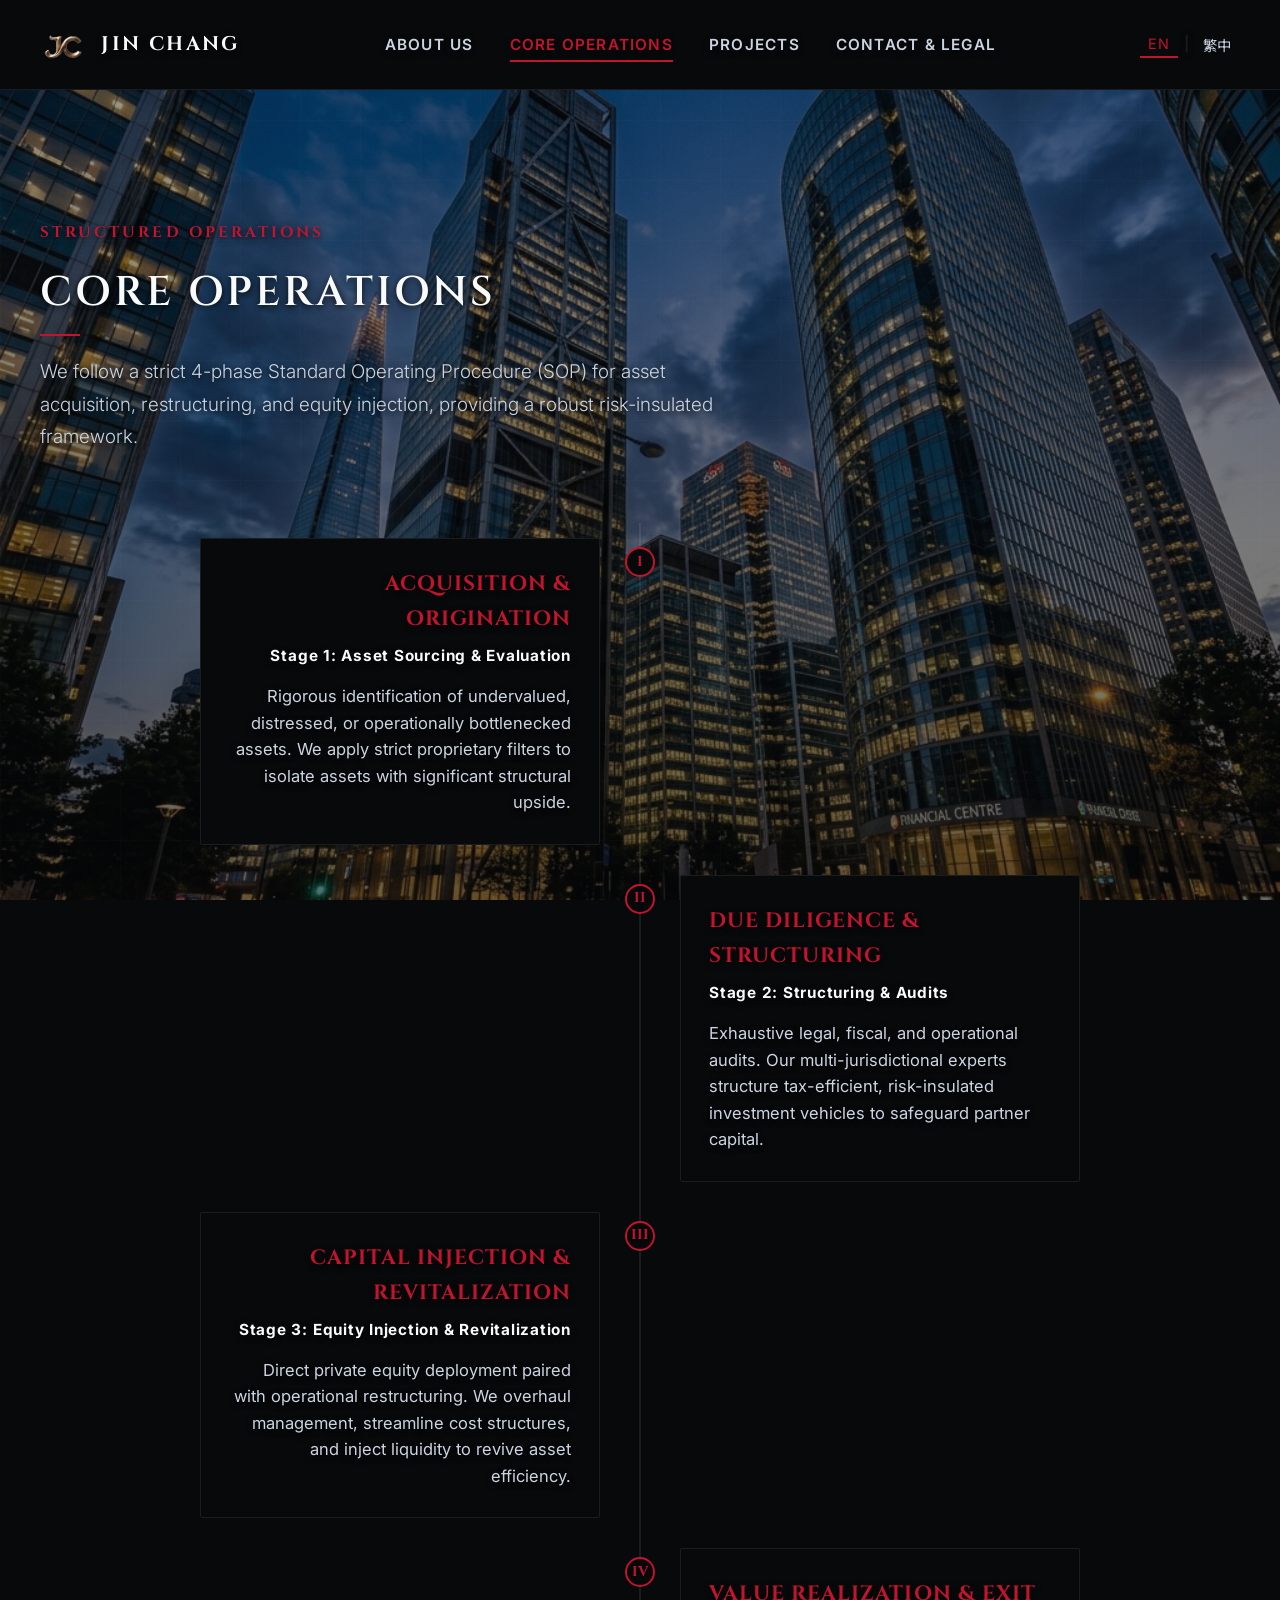
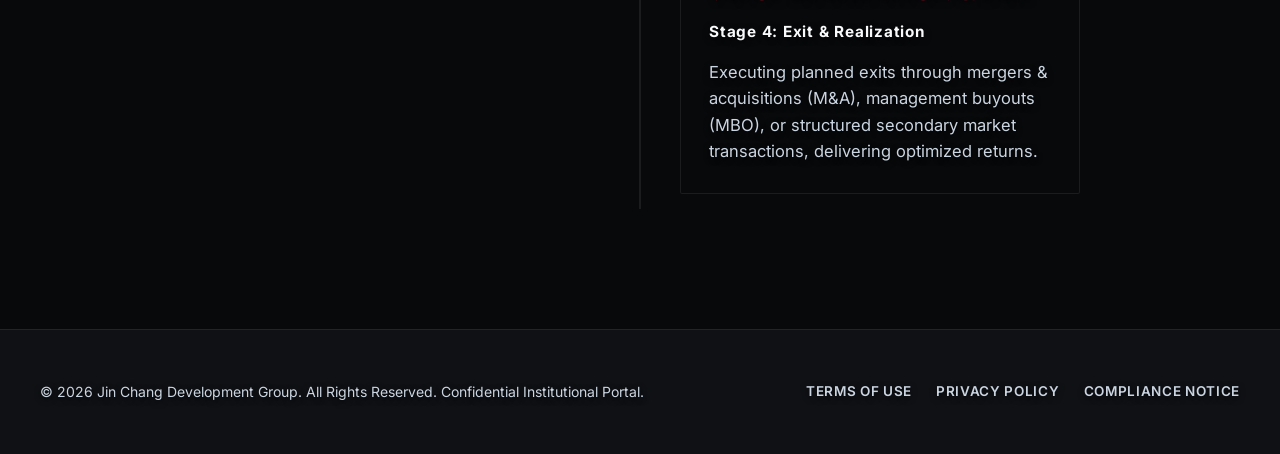
<file: operations.html>
<!DOCTYPE html>
<html lang="zh-Hant-TW" data-lang="zh">

<head>
  <meta charset="UTF-8">
  <meta name="viewport" content="width=device-width, initial-scale=1.0">

  <!-- SEO Meta Tags -->
  <title>核心運作 | Jin Chang 晉昌國際</title>
  <meta name="description" content="晉昌國際 4 階段標準運作流程（SOP）：資產篩選、架構設計與審查、私募注資營運活化及退出機制。">
  <meta name="keywords" content="晉昌國際, 核心運作, 4階段SOP, 私募股權注資, 資產處置退出, Jin Chang, Operations">
  <meta name="author" content="Jin Chang Development Group">

  <!-- Open Graph -->
  <meta property="og:type" content="website">
  <meta property="og:title" content="核心運作 | Jin Chang 晉昌國際">
  <meta property="og:description" content="晉昌國際 4 階段標準運作流程（SOP）保障投資目標順利達成。">

  <!-- Favicon -->
  <link rel="icon" type="image/svg+xml"
    href="data:image/svg+xml,<svg xmlns=%22http://www.w3.org/2000/svg%22 viewBox=%220 0 100 100%22><text y=%22.9em%22 font-size=%2290%22>🏛️</text></svg>">

  <!-- Stylesheet -->
  <link rel="stylesheet" href="css/styles.css">
</head>

<body>

  <!-- Fixed Background Layer (Zero Mobile Zooming) -->
  <div class="fixed-bg-container" aria-hidden="true">
    <img src="assets/financial_skyscrapers.png" class="fixed-bg-img" alt="">
    <div class="fixed-bg-overlay"></div>
  </div>

  <!-- Thin Grid Overlay -->
  <div class="bg-grid-overlay"></div>

  <!-- Header Section -->
  <header id="main-header" class="site-header header-scrolled">
    <div class="container header-container">
      <a href="index.html" class="logo" id="logo-link">
        <div class="logo-badge">
          <img src="assets/logo.png" class="logo-image" alt="Jin Chang Logo">
        </div>
        <span class="logo-text">JIN CHANG</span>
      </a>

      <!-- Desktop Navigation -->
      <nav class="desktop-nav" id="desktop-navigation">
        <ul>
          <li>
            <a href="about.html" class="nav-link">
              <span class="lang-zh">關於我們</span>
              <span class="lang-en">About Us</span>
            </a>
          </li>
          <li>
            <a href="operations.html" class="nav-link active">
              <span class="lang-zh">核心運作</span>
              <span class="lang-en">Core Operations</span>
            </a>
          </li>
          <li>
            <a href="projects.html" class="nav-link">
              <span class="lang-zh">公司專案</span>
              <span class="lang-en">Projects</span>
            </a>
          </li>
          <li>
            <a href="contact.html" class="nav-link">
              <span class="lang-zh">聯絡與法律</span>
              <span class="lang-en">Contact & Legal</span>
            </a>
          </li>
        </ul>
      </nav>

      <!-- Action Buttons -->
      <div class="header-actions">
        <!-- Language Switcher -->
        <div class="lang-switcher">
          <button class="lang-btn" id="btn-lang-en">EN</button>
          <span class="lang-divider">|</span>
          <button class="lang-btn" id="btn-lang-zh">繁中</button>
        </div>

        <!-- Mobile Menu Toggle Button -->
        <button id="mobile-menu-toggle" class="burger-menu" aria-label="Open Menu" aria-expanded="false">
          <span></span>
          <span></span>
          <span></span>
        </button>
      </div>
    </div>
  </header>

  <!-- Mobile Drawer Navigation -->
  <div id="mobile-menu" class="mobile-drawer" aria-hidden="true">
    <nav class="mobile-drawer-nav">
      <ul>
        <li>
          <a href="about.html" class="mobile-nav-link">
            <span class="lang-zh">關於我們</span>
            <span class="lang-en">About Us</span>
          </a>
        </li>
        <li>
          <a href="operations.html" class="mobile-nav-link active">
            <span class="lang-zh">核心運作</span>
            <span class="lang-en">Core Operations</span>
          </a>
        </li>
        <li>
          <a href="projects.html" class="mobile-nav-link">
            <span class="lang-zh">公司專案</span>
            <span class="lang-en">Projects</span>
          </a>
        </li>
        <li>
          <a href="contact.html" class="mobile-nav-link">
            <span class="lang-zh">聯絡與法律</span>
            <span class="lang-en">Contact & Legal</span>
          </a>
        </li>
      </ul>
      <div class="mobile-drawer-actions">
        <a href="contact.html" class="btn btn-primary btn-full-width">
          <span class="lang-zh">提交提案</span>
          <span class="lang-en">Submit Proposal</span>
        </a>
      </div>
    </nav>
  </div>

  <main style="padding-top: 100px; min-height: 80vh;">
    <!-- Core Operations Section -->
    <section id="operations" class="section-padding">
      <div class="container">
        <div class="section-header scroll-reveal">
          <span class="section-subtitle">
            <span class="lang-zh">標準運作流程</span>
            <span class="lang-en">Structured Operations</span>
          </span>
          <h1 class="section-title">
            <span class="lang-zh">核心運作</span>
            <span class="lang-en">Core Operations</span>
          </h1>
          <p class="section-desc">
            <span class="lang-zh">我們針對每一筆資產的收購與注資，皆遵循頂級機構的 4 階段標準運作流程（SOP），以科學、嚴謹的框架保障投資目標的順利達成。</span>
            <span class="lang-en">We follow a strict 4-phase Standard Operating Procedure (SOP) for asset acquisition, restructuring, and equity injection, providing a robust risk-insulated framework.</span>
          </p>
        </div>

        <div class="operations-timeline">
          <!-- Stage 1 -->
          <div class="timeline-item scroll-reveal">
            <div class="timeline-badge">I</div>
            <div class="timeline-content">
              <h3 class="timeline-stage-title">Acquisition & Origination</h3>
              <span class="timeline-stage-title-zh">
                <span class="lang-zh">階段一：資產篩選與估值</span>
                <span class="lang-en">Stage 1: Asset Sourcing & Evaluation</span>
              </span>
              <p class="timeline-text">
                <span class="lang-zh">利用全球合作網絡，主動發掘處於特殊狀況、價值被低估或面臨跨境架構調整需求的優質實體資產與股權。經由內部專家小組初步篩選後，進行基於現金流與清算價值的評估。</span>
                <span class="lang-en">Rigorous identification of undervalued, distressed, or operationally bottlenecked assets. We apply strict proprietary filters to isolate assets with significant structural upside.</span>
              </p>
            </div>
          </div>

          <!-- Stage 2 -->
          <div class="timeline-item scroll-reveal">
            <div class="timeline-badge">II</div>
            <div class="timeline-content">
              <h3 class="timeline-stage-title">Due Diligence & Structuring</h3>
              <span class="timeline-stage-title-zh">
                <span class="lang-zh">階段二：架構設計與深度審查</span>
                <span class="lang-en">Stage 2: Structuring & Audits</span>
              </span>
              <p class="timeline-text">
                <span class="lang-zh">啟動法務、財務、稅務及跨境監管合規的全面盡職調查。針對資產特性設計精準的持股架構與風險隔離機制，以確保交易結構在稅務效益與合規性上達到最優配置。</span>
                <span class="lang-en">Exhaustive legal, fiscal, and operational audits. Our multi-jurisdictional experts structure tax-efficient, risk-insulated investment vehicles to safeguard partner capital.</span>
              </p>
            </div>
          </div>

          <!-- Stage 3 -->
          <div class="timeline-item scroll-reveal">
            <div class="timeline-badge">III</div>
            <div class="timeline-content">
              <h3 class="timeline-stage-title">Capital Injection & Revitalization</h3>
              <span class="timeline-stage-title-zh">
                <span class="lang-zh">階段三：私募注資與營運活化</span>
                <span class="lang-en">Stage 3: Equity Injection & Revitalization</span>
              </span>
              <p class="timeline-text">
                <span class="lang-zh">執行股權收購或結構性債資注入，提供資產重整所需的流動性。同時，派駐核心重組團隊介入資產營運或改組董事會，實施降本增效、資產處置等重組措施，徹底活化資產效能。</span>
                <span class="lang-en">Direct private equity deployment paired with operational restructuring. We overhaul management, streamline cost structures, and inject liquidity to revive asset efficiency.</span>
              </p>
            </div>
          </div>

          <!-- Stage 4 -->
          <div class="timeline-item scroll-reveal">
            <div class="timeline-badge">IV</div>
            <div class="timeline-content">
              <h3 class="timeline-stage-title">Value Realization & Exit</h3>
              <span class="timeline-stage-title-zh">
                <span class="lang-zh">階段四：退出機制與價值實現</span>
                <span class="lang-en">Stage 4: Exit & Realization</span>
              </span>
              <p class="timeline-text">
                <span class="lang-zh">當資產營運與財務指標達到預期軌道後，透過跨國併購（M&A）、管理層回購（MBO）或特定機構私募轉讓等成熟管道實施股權退出，為合作之機構投資人實現溢價回報與資本套現。</span>
                <span class="lang-en">Executing planned exits through mergers & acquisitions (M&A), management buyouts (MBO), or structured secondary market transactions, delivering optimized returns.</span>
              </p>
            </div>
          </div>
        </div>
      </div>
    </section>
  </main>

  <!-- Footer Section -->
  <footer class="site-footer">
    <div class="container footer-container">
      <p class="footer-copy">
        <span class="lang-zh">&copy; 2026 晉昌開發集團 版權所有. 機密機構特許門戶.</span>
        <span class="lang-en">&copy; 2026 Jin Chang Development Group. All Rights Reserved. Confidential Institutional Portal.</span>
      </p>
      <div class="footer-links">
        <a href="terms.html" class="footer-link">
          <span class="lang-zh">使用條款</span>
          <span class="lang-en">Terms of Use</span>
        </a>
        <a href="privacy.html" class="footer-link">
          <span class="lang-zh">隱私權政策</span>
          <span class="lang-en">Privacy Policy</span>
        </a>
        <a href="contact.html" class="footer-link">
          <span class="lang-zh">合規聲明</span>
          <span class="lang-en">Compliance Notice</span>
        </a>
      </div>
    </div>
  </footer>

  <!-- Scripts -->
  <script src="js/main.js" defer></script>
</body>

</html>
</file>
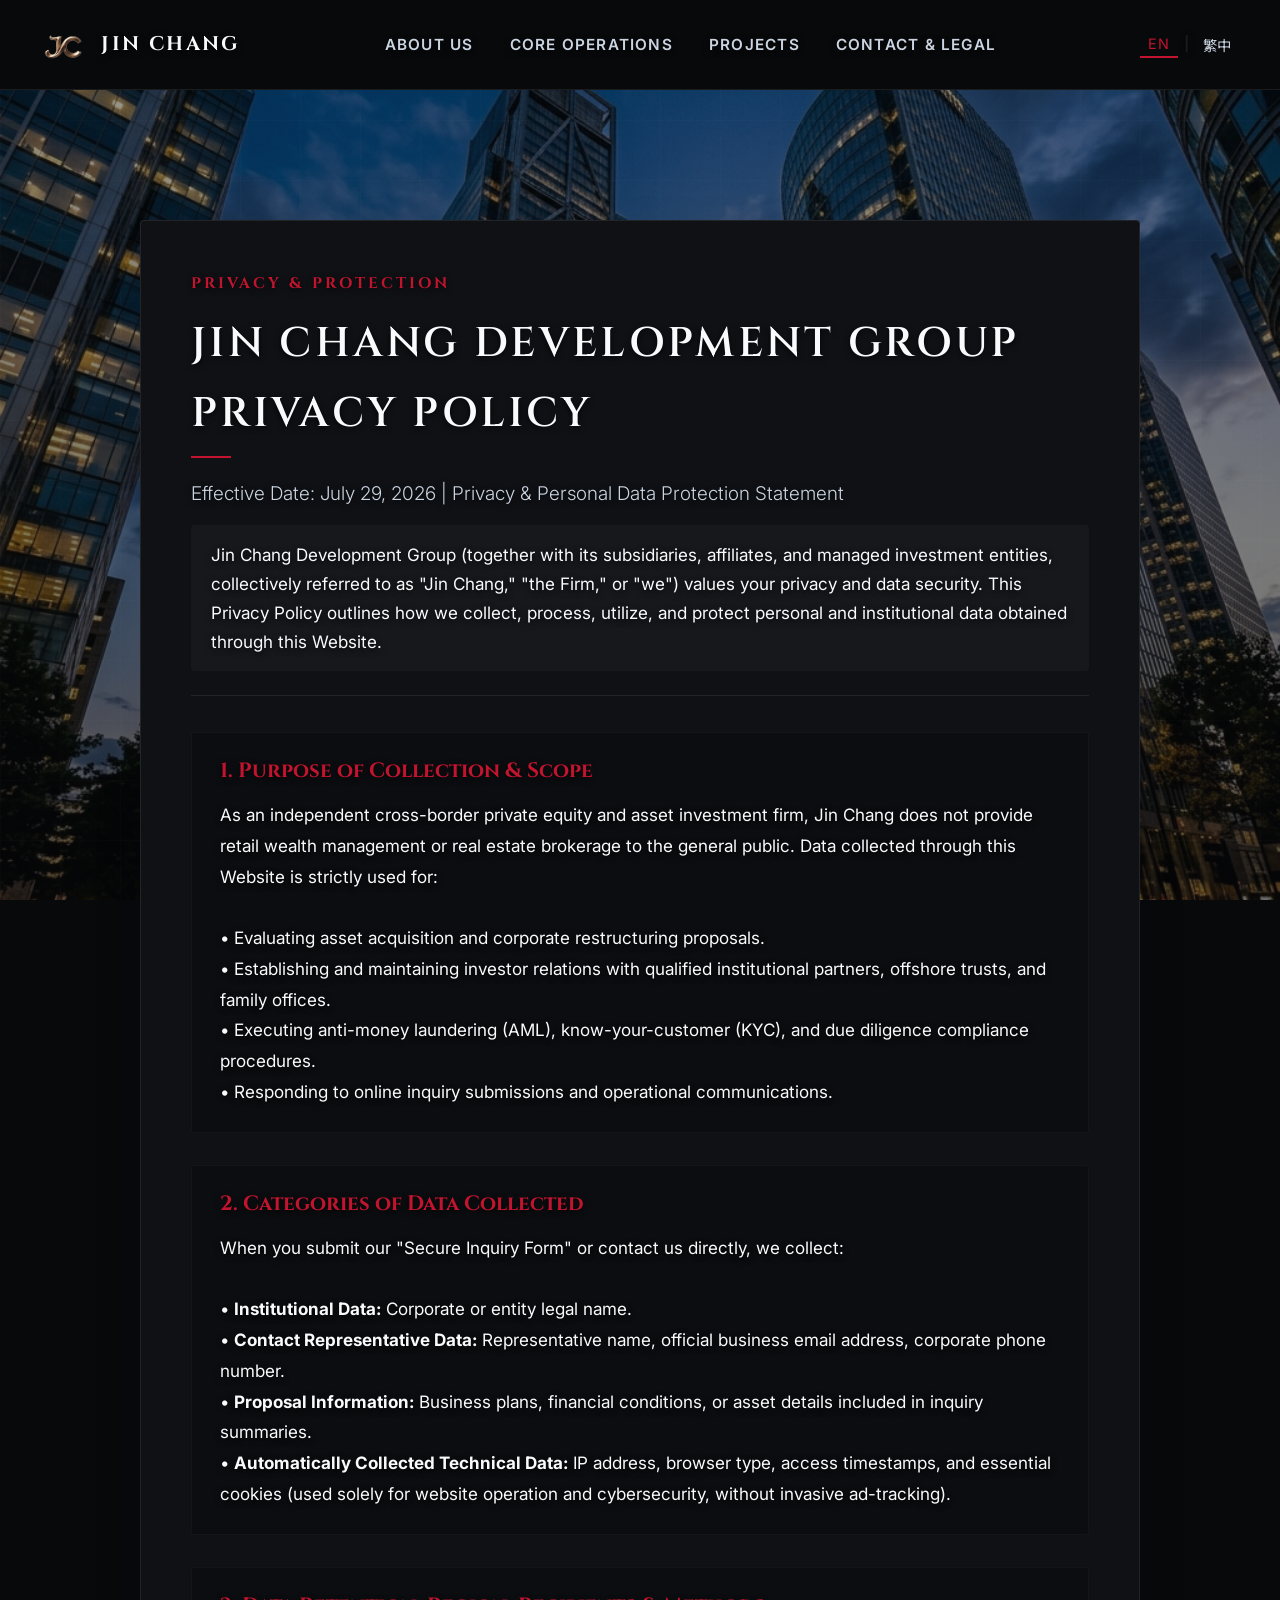
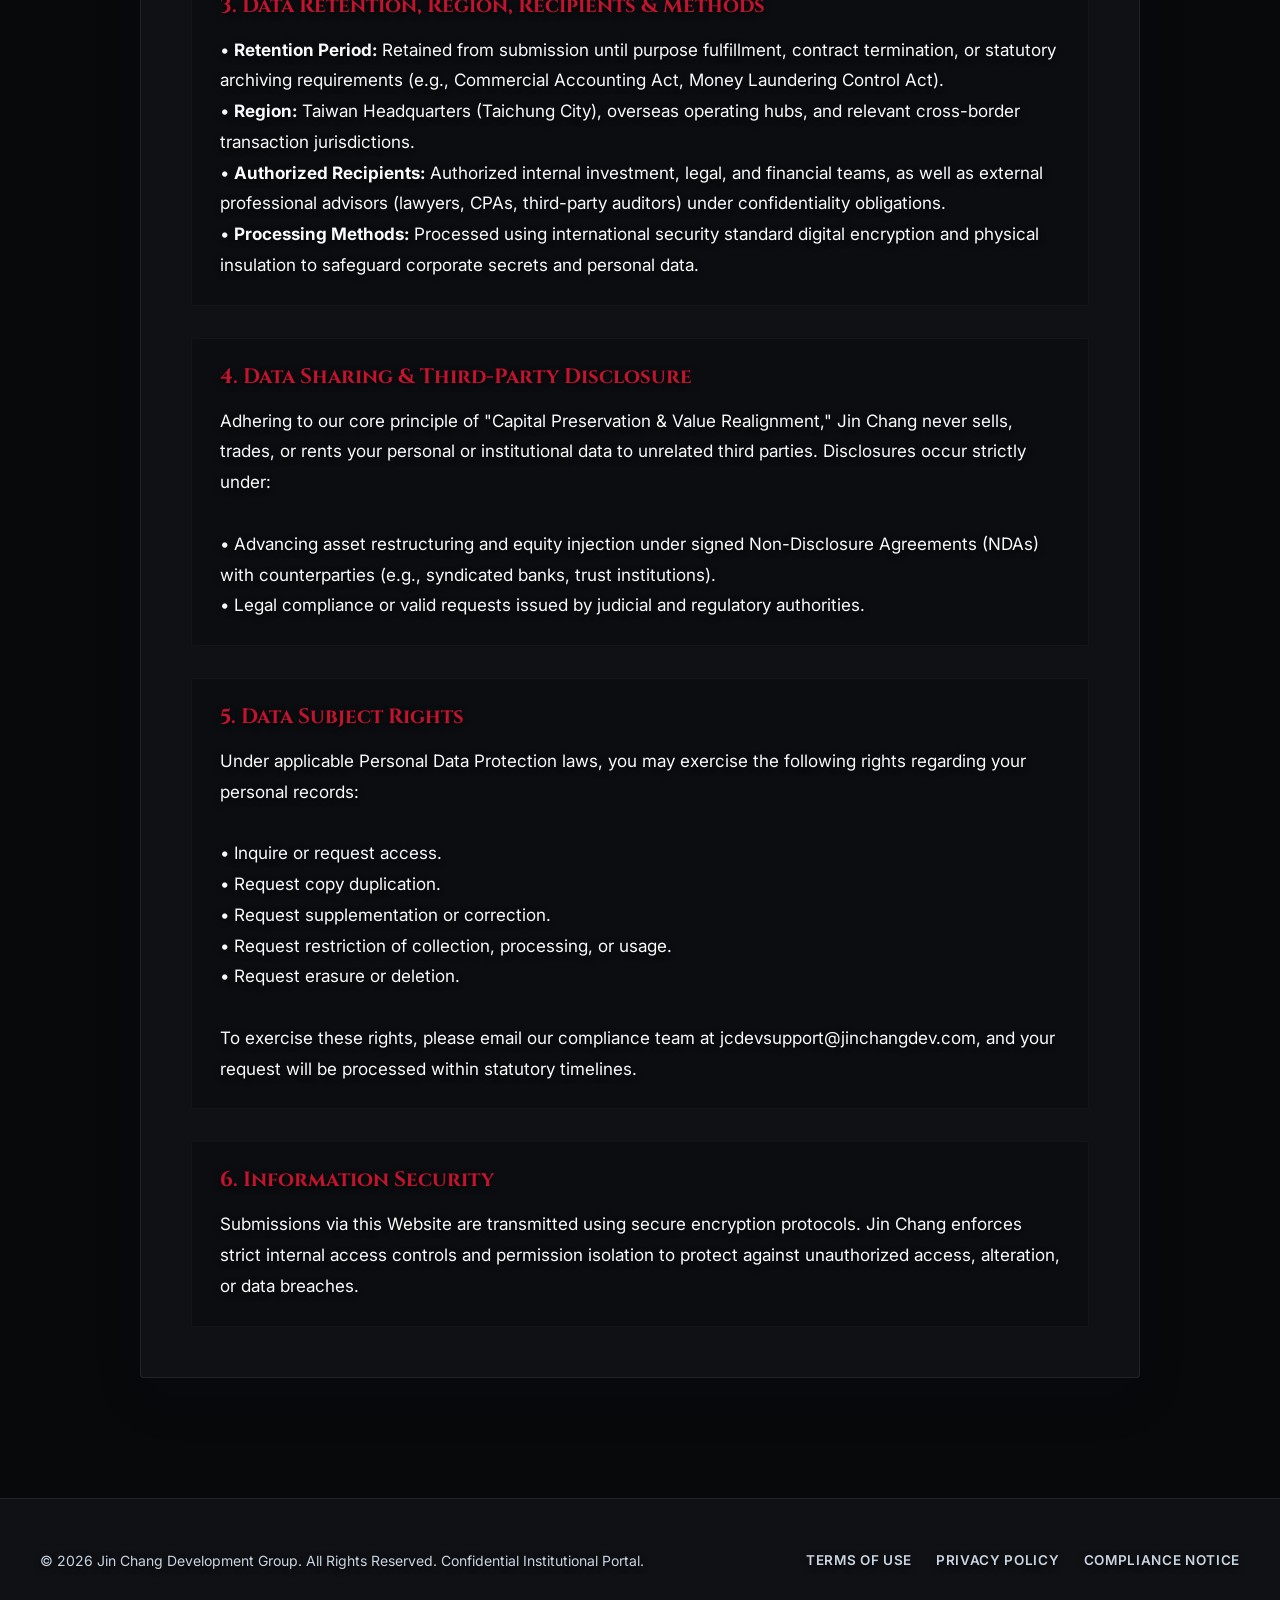
<file: privacy.html>
<!DOCTYPE html>
<html lang="zh-Hant-TW" data-lang="zh">

<head>
  <meta charset="UTF-8">
  <meta name="viewport" content="width=device-width, initial-scale=1.0">

  <!-- SEO Meta Tags -->
  <title>隱私權政策與個人資料保護聲明 | Jin Chang 晉昌國際</title>
  <meta name="description" content="晉昌開發集團（Jin Chang Development Group）官方網站隱私權政策與個人資料保護聲明。">
  <meta name="keywords" content="晉昌國際, 晉昌開發集團, 隱私權政策, 個人資料保護, 數據加密, 個資法, Jin Chang, Privacy Policy">
  <meta name="author" content="Jin Chang Development Group">

  <!-- Open Graph -->
  <meta property="og:type" content="website">
  <meta property="og:title" content="隱私權政策與個人資料保護聲明 | Jin Chang 晉昌國際">
  <meta property="og:description" content="晉昌開發集團如何處理與保護您的機構資訊與個人資料。">
  <meta property="og:url" content="https://www.jinchangdev.com/privacy.html">

  <!-- Favicon -->
  <link rel="icon" type="image/svg+xml"
    href="data:image/svg+xml,<svg xmlns=%22http://www.w3.org/2000/svg%22 viewBox=%220 0 100 100%22><text y=%22.9em%22 font-size=%2290%22>🏛️</text></svg>">

  <!-- Stylesheet -->
  <link rel="stylesheet" href="css/styles.css">
</head>

<body>

  <!-- Fixed Background Layer (Zero Mobile Zooming) -->
  <div class="fixed-bg-container" aria-hidden="true">
    <img src="assets/financial_skyscrapers.png" class="fixed-bg-img" alt="">
    <div class="fixed-bg-overlay"></div>
  </div>

  <!-- Thin Grid Overlay -->
  <div class="bg-grid-overlay"></div>

  <!-- Header Section -->
  <header id="main-header" class="site-header header-scrolled">
    <div class="container header-container">
      <a href="index.html" class="logo" id="logo-link">
        <div class="logo-badge">
          <img src="assets/logo.png" class="logo-image" alt="Jin Chang Logo">
        </div>
        <span class="logo-text">JIN CHANG</span>
      </a>

      <!-- Desktop Navigation -->
      <nav class="desktop-nav" id="desktop-navigation">
        <ul>
          <li>
            <a href="about.html" class="nav-link">
              <span class="lang-zh">關於我們</span>
              <span class="lang-en">About Us</span>
            </a>
          </li>
          <li>
            <a href="operations.html" class="nav-link">
              <span class="lang-zh">核心運作</span>
              <span class="lang-en">Core Operations</span>
            </a>
          </li>
          <li>
            <a href="projects.html" class="nav-link">
              <span class="lang-zh">公司專案</span>
              <span class="lang-en">Projects</span>
            </a>
          </li>
          <li>
            <a href="contact.html" class="nav-link">
              <span class="lang-zh">聯絡與法律</span>
              <span class="lang-en">Contact & Legal</span>
            </a>
          </li>
        </ul>
      </nav>

      <!-- Action Buttons -->
      <div class="header-actions">
        <!-- Language Switcher -->
        <div class="lang-switcher">
          <button class="lang-btn" id="btn-lang-en">EN</button>
          <span class="lang-divider">|</span>
          <button class="lang-btn" id="btn-lang-zh">繁中</button>
        </div>

        <!-- Mobile Menu Toggle Button -->
        <button id="mobile-menu-toggle" class="burger-menu" aria-label="Open Menu" aria-expanded="false">
          <span></span>
          <span></span>
          <span></span>
        </button>
      </div>
    </div>
  </header>

  <!-- Mobile Drawer Navigation -->
  <div id="mobile-menu" class="mobile-drawer" aria-hidden="true">
    <nav class="mobile-drawer-nav">
      <ul>
        <li>
          <a href="about.html" class="mobile-nav-link">
            <span class="lang-zh">關於我們</span>
            <span class="lang-en">About Us</span>
          </a>
        </li>
        <li>
          <a href="operations.html" class="mobile-nav-link">
            <span class="lang-zh">核心運作</span>
            <span class="lang-en">Core Operations</span>
          </a>
        </li>
        <li>
          <a href="projects.html" class="mobile-nav-link">
            <span class="lang-zh">公司專案</span>
            <span class="lang-en">Projects</span>
          </a>
        </li>
        <li>
          <a href="contact.html" class="mobile-nav-link">
            <span class="lang-zh">聯絡與法律</span>
            <span class="lang-en">Contact & Legal</span>
          </a>
        </li>
      </ul>
      <div class="mobile-drawer-actions">
        <a href="contact.html" class="btn btn-primary btn-full-width">
          <span class="lang-zh">提交提案</span>
          <span class="lang-en">Submit Proposal</span>
        </a>
      </div>
    </nav>
  </div>

  <main style="padding-top: 100px; min-height: 80vh;">
    <!-- Privacy Policy Section -->
    <section id="privacy" class="section-padding">
      <div class="container">
        <div class="legal-doc-card">
          <div class="legal-doc-header">
            <span class="section-subtitle">
              <span class="lang-zh">個人資料保護</span>
              <span class="lang-en">Privacy & Protection</span>
            </span>
            <h1 class="section-title">
              <span class="lang-zh">晉昌開發集團 隱私權政策</span>
              <span class="lang-en">Jin Chang Development Group Privacy Policy</span>
            </h1>
            <p class="section-desc">
              <span class="lang-zh">生效日期：2026 年 7 月 29 日 ｜ 個人資料保護與隱私防護聲明</span>
              <span class="lang-en">Effective Date: July 29, 2026 | Privacy & Personal Data Protection Statement</span>
            </p>
            <div style="margin-top: 15px; font-size: 0.95rem; line-height: 1.7; color: var(--text-color); background: rgba(255,255,255,0.03); padding: 15px 20px; border-left: 3px solid var(--accent-red); border-radius: 4px;">
              <span class="lang-zh">晉昌開發集團（連同其子公司、關聯企業及管理的投資主體，以下合稱「晉昌國際」、「本機構」或「我們」）極度重視您的隱私權與資料安全。本隱私權政策旨在說明我們如何蒐集、處理、利用及保護透過本網站取得的個人與機構資料。</span>
              <span class="lang-en">Jin Chang Development Group (together with its subsidiaries, affiliates, and managed investment entities, collectively referred to as "Jin Chang," "the Firm," or "we") values your privacy and data security. This Privacy Policy outlines how we collect, process, utilize, and protect personal and institutional data obtained through this Website.</span>
            </div>
          </div>

          <div class="legal-doc-body">
            <!-- Article 1 -->
            <div class="legal-clause">
              <h3 class="clause-title">
                <span class="lang-zh">1. 蒐集目的與適用範圍</span>
                <span class="lang-en">1. Purpose of Collection & Scope</span>
              </h3>
              <p class="lang-zh">
                本機構為獨立的跨境私募股權與資產投資機構，不對一般公眾提供零售金融或地產仲介服務。本網站資料蒐集之目的僅限於：<br><br>
                • 處理與評估資產收購與股權重組提案。<br>
                • 建立與維護合格機構合夥人、境外信託與家族辦公室之投資人關係。<br>
                • 執行反洗錢（AML）、認識客戶（KYC）等法規遵循與盡職調查（Due Diligence）程序。<br>
                • 回覆線上諮詢表單及後續聯絡溝通。
              </p>
              <p class="lang-en">
                As an independent cross-border private equity and asset investment firm, Jin Chang does not provide retail wealth management or real estate brokerage to the general public. Data collected through this Website is strictly used for:<br><br>
                • Evaluating asset acquisition and corporate restructuring proposals.<br>
                • Establishing and maintaining investor relations with qualified institutional partners, offshore trusts, and family offices.<br>
                • Executing anti-money laundering (AML), know-your-customer (KYC), and due diligence compliance procedures.<br>
                • Responding to online inquiry submissions and operational communications.
              </p>
            </div>

            <!-- Article 2 -->
            <div class="legal-clause">
              <h3 class="clause-title">
                <span class="lang-zh">2. 蒐集的資料類別</span>
                <span class="lang-en">2. Categories of Data Collected</span>
              </h3>
              <p class="lang-zh">
                當您填寫網站之「安全諮詢表單」或與我們聯繫時，我們會蒐集以下資訊：<br><br>
                • <strong>機構資訊：</strong> 機構或企業全稱。<br>
                • <strong>聯絡人資訊：</strong> 聯絡代表人姓名、機構公務電子信箱、公司聯絡電話等。<br>
                • <strong>提案資訊：</strong> 提案或諮詢概述中所包含之商業計畫、財務狀況或資產細節。<br>
                • <strong>自動蒐集資訊：</strong> IP 位址、瀏覽器類型、存取時間及 Cookie（僅用於網站基本運作與資訊安全防護，不作侵入式行銷追蹤）。
              </p>
              <p class="lang-en">
                When you submit our "Secure Inquiry Form" or contact us directly, we collect:<br><br>
                • <strong>Institutional Data:</strong> Corporate or entity legal name.<br>
                • <strong>Contact Representative Data:</strong> Representative name, official business email address, corporate phone number.<br>
                • <strong>Proposal Information:</strong> Business plans, financial conditions, or asset details included in inquiry summaries.<br>
                • <strong>Automatically Collected Technical Data:</strong> IP address, browser type, access timestamps, and essential cookies (used solely for website operation and cybersecurity, without invasive ad-tracking).
              </p>
            </div>

            <!-- Article 3 -->
            <div class="legal-clause">
              <h3 class="clause-title">
                <span class="lang-zh">3. 資料利用期間、地區、對象及方式</span>
                <span class="lang-en">3. Data Retention, Region, Recipients & Methods</span>
              </h3>
              <p class="lang-zh">
                • <strong>期間：</strong> 自您提交資料起，至蒐集目的消失、合約終止，或依相關法令（如商業會計法、洗錢防制法）所訂之保存期限為止。<br>
                • <strong>地區：</strong> 台灣總部（台中市西區）、本機構之海外據點，以及為執行跨境資產重組所涉及之相關司法管轄區。<br>
                • <strong>對象：</strong> 本機構內部經授權之投資、法務、財務團隊，以及為完成評估與交易所需之外部專業顧問（如律師、會計師、第三方查核機構）。<br>
                • <strong>方式：</strong> 透過符合國際資安標準之數位加密傳輸與實體隔離措施進行資料處理，確保商業機密與個資之安全。
              </p>
              <p class="lang-en">
                • <strong>Retention Period:</strong> Retained from submission until purpose fulfillment, contract termination, or statutory archiving requirements (e.g., Commercial Accounting Act, Money Laundering Control Act).<br>
                • <strong>Region:</strong> Taiwan Headquarters (Taichung City), overseas operating hubs, and relevant cross-border transaction jurisdictions.<br>
                • <strong>Authorized Recipients:</strong> Authorized internal investment, legal, and financial teams, as well as external professional advisors (lawyers, CPAs, third-party auditors) under confidentiality obligations.<br>
                • <strong>Processing Methods:</strong> Processed using international security standard digital encryption and physical insulation to safeguard corporate secrets and personal data.
              </p>
            </div>

            <!-- Article 4 -->
            <div class="legal-clause">
              <h3 class="clause-title">
                <span class="lang-zh">4. 資料分享與第三方揭露</span>
                <span class="lang-en">4. Data Sharing & Third-Party Disclosure</span>
              </h3>
              <p class="lang-zh">
                我們堅守「資本保全與價值重塑」的保密原則。絕不出售、交換或出租您的個人或機構資料予任何無關之第三方。資料僅在以下例外情況進行分享：<br><br>
                • 為推進資產重組與私募注資程序，並已與第三方（如聯貸銀行、信託機構）簽署保密協議（NDA）。<br>
                • 依法令規定或受司法、監管機關之合法要求。
              </p>
              <p class="lang-en">
                Adhering to our core principle of "Capital Preservation & Value Realignment," Jin Chang never sells, trades, or rents your personal or institutional data to unrelated third parties. Disclosures occur strictly under:<br><br>
                • Advancing asset restructuring and equity injection under signed Non-Disclosure Agreements (NDAs) with counterparties (e.g., syndicated banks, trust institutions).<br>
                • Legal compliance or valid requests issued by judicial and regulatory authorities.
              </p>
            </div>

            <!-- Article 5 -->
            <div class="legal-clause">
              <h3 class="clause-title">
                <span class="lang-zh">5. 當事人權利行使</span>
                <span class="lang-en">5. Data Subject Rights</span>
              </h3>
              <p class="lang-zh">
                依據《個人資料保護法》，您可以針對您的個人資料行使以下權利：<br><br>
                • 查詢或請求閱覽。<br>
                • 請求製給複製本。<br>
                • 請求補充或更正。<br>
                • 請求停止蒐集、處理或利用。<br>
                • 請求刪除。<br><br>
                若欲行使上述權利，請發送電子郵件至機構合夥人關係聯絡信箱：<a href="mailto:jcdevsupport@jinchangdev.com" style="color: var(--accent-red);">jcdevsupport@jinchangdev.com</a>，我們的合規團隊將於法定期限內為您處理。
              </p>
              <p class="lang-en">
                Under applicable Personal Data Protection laws, you may exercise the following rights regarding your personal records:<br><br>
                • Inquire or request access.<br>
                • Request copy duplication.<br>
                • Request supplementation or correction.<br>
                • Request restriction of collection, processing, or usage.<br>
                • Request erasure or deletion.<br><br>
                To exercise these rights, please email our compliance team at <a href="mailto:jcdevsupport@jinchangdev.com" style="color: var(--accent-red);">jcdevsupport@jinchangdev.com</a>, and your request will be processed within statutory timelines.
              </p>
            </div>

            <!-- Article 6 -->
            <div class="legal-clause">
              <h3 class="clause-title">
                <span class="lang-zh">6. 資訊安全</span>
                <span class="lang-en">6. Information Security</span>
              </h3>
              <p class="lang-zh">
                本網站的諮詢表單皆採用安全加密技術送出。本機構內部實施嚴格的存取控制與權限隔離，防範未經授權的存取、竄改或資料外洩。
              </p>
              <p class="lang-en">
                Submissions via this Website are transmitted using secure encryption protocols. Jin Chang enforces strict internal access controls and permission isolation to protect against unauthorized access, alteration, or data breaches.
              </p>
            </div>
          </div>
        </div>
      </div>
    </section>
  </main>

  <!-- Footer Section -->
  <footer class="site-footer">
    <div class="container footer-container">
      <p class="footer-copy">
        <span class="lang-zh">&copy; 2026 晉昌開發集團 版權所有. 機密機構特許門戶.</span>
        <span class="lang-en">&copy; 2026 Jin Chang Development Group. All Rights Reserved. Confidential Institutional Portal.</span>
      </p>
      <div class="footer-links">
        <a href="terms.html" class="footer-link">
          <span class="lang-zh">使用條款</span>
          <span class="lang-en">Terms of Use</span>
        </a>
        <a href="privacy.html" class="footer-link">
          <span class="lang-zh">隱私權政策</span>
          <span class="lang-en">Privacy Policy</span>
        </a>
        <a href="contact.html" class="footer-link">
          <span class="lang-zh">合規聲明</span>
          <span class="lang-en">Compliance Notice</span>
        </a>
      </div>
    </div>
  </footer>

  <!-- Scripts -->
  <script src="js/main.js" defer></script>
</body>

</html>
</file>
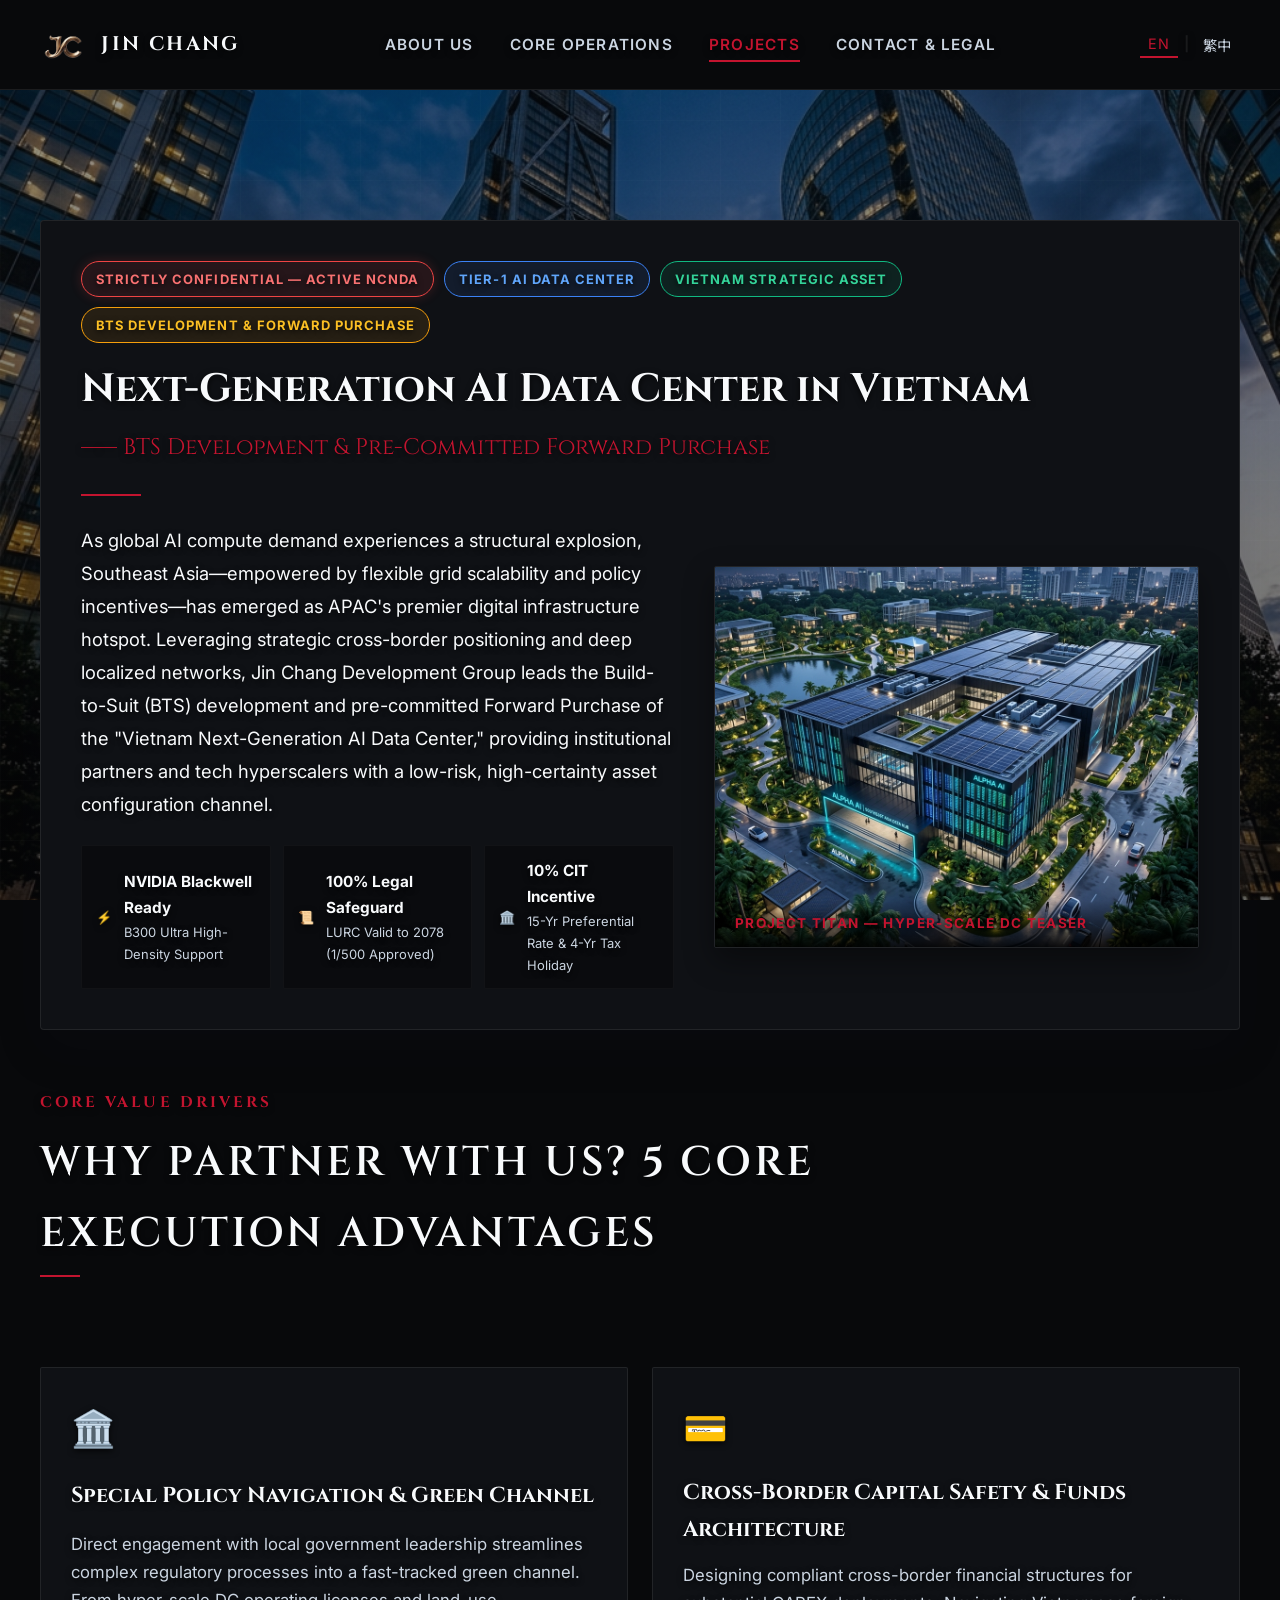
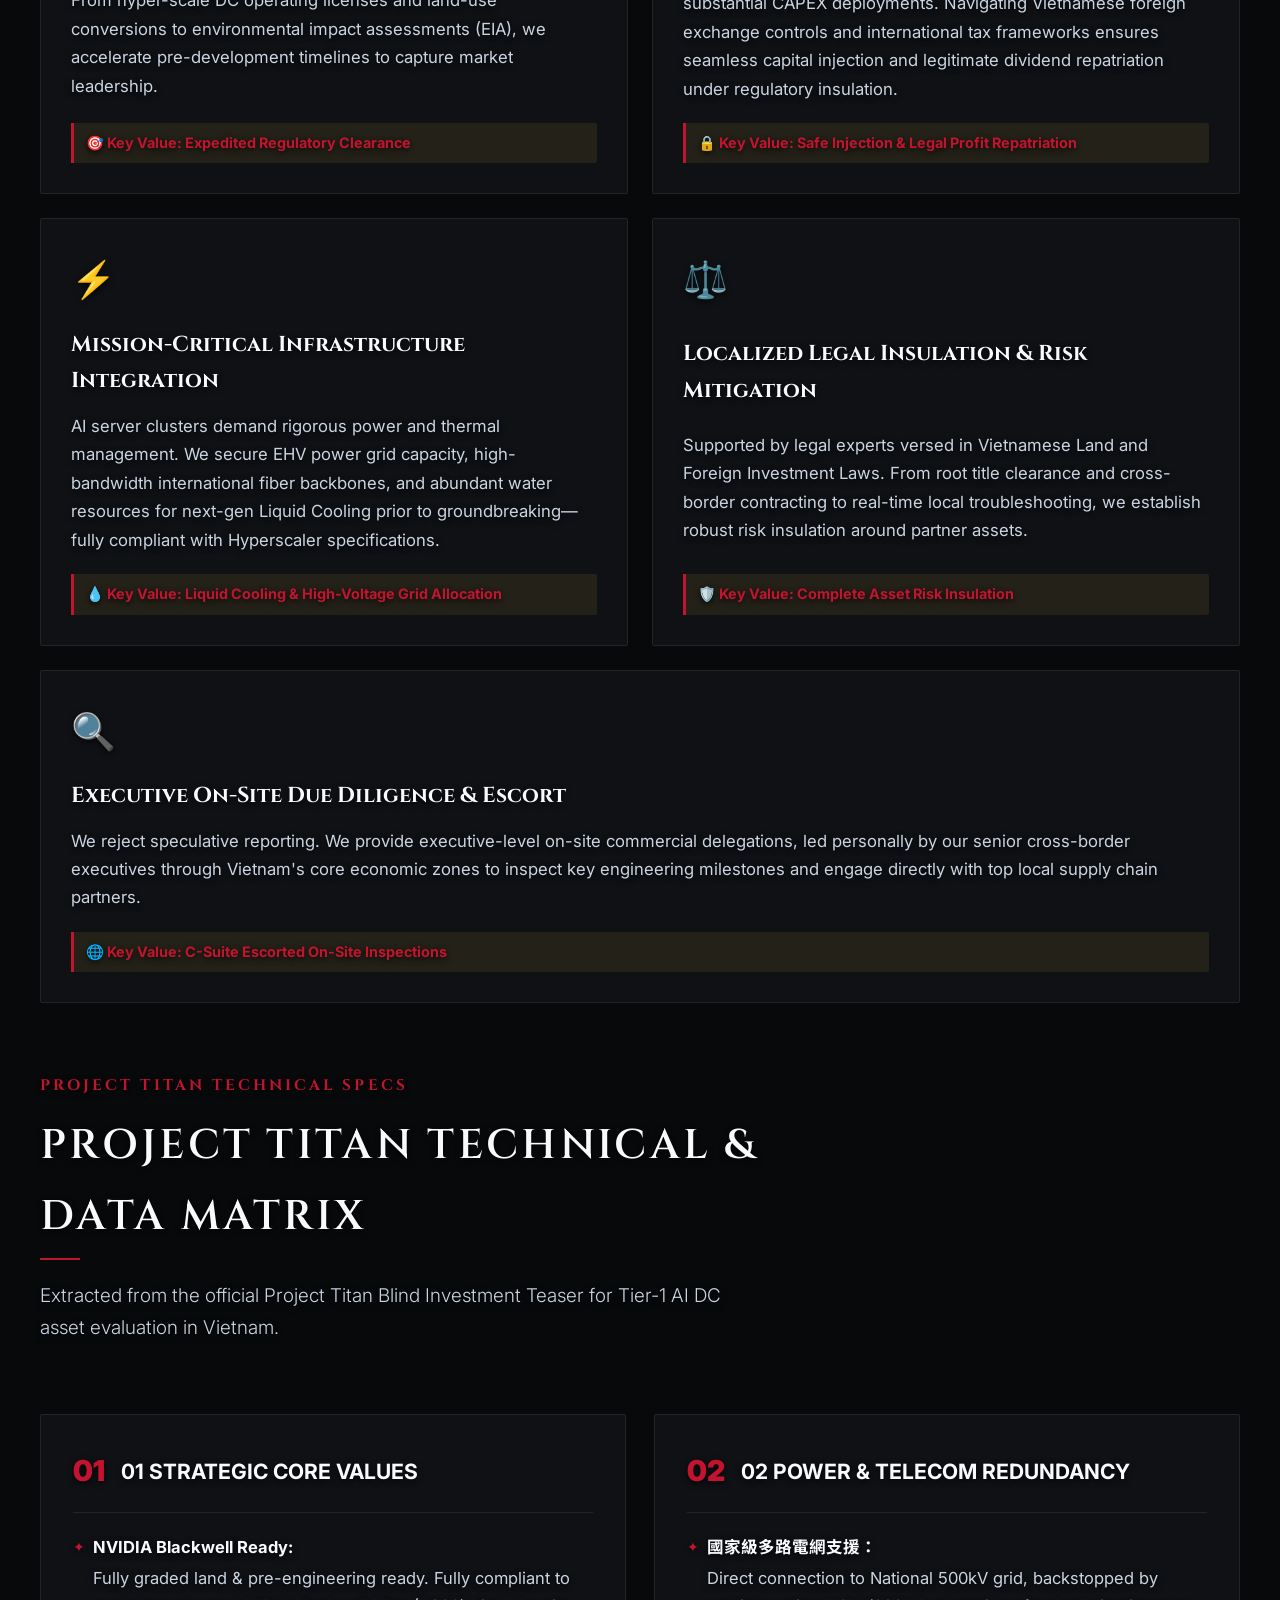
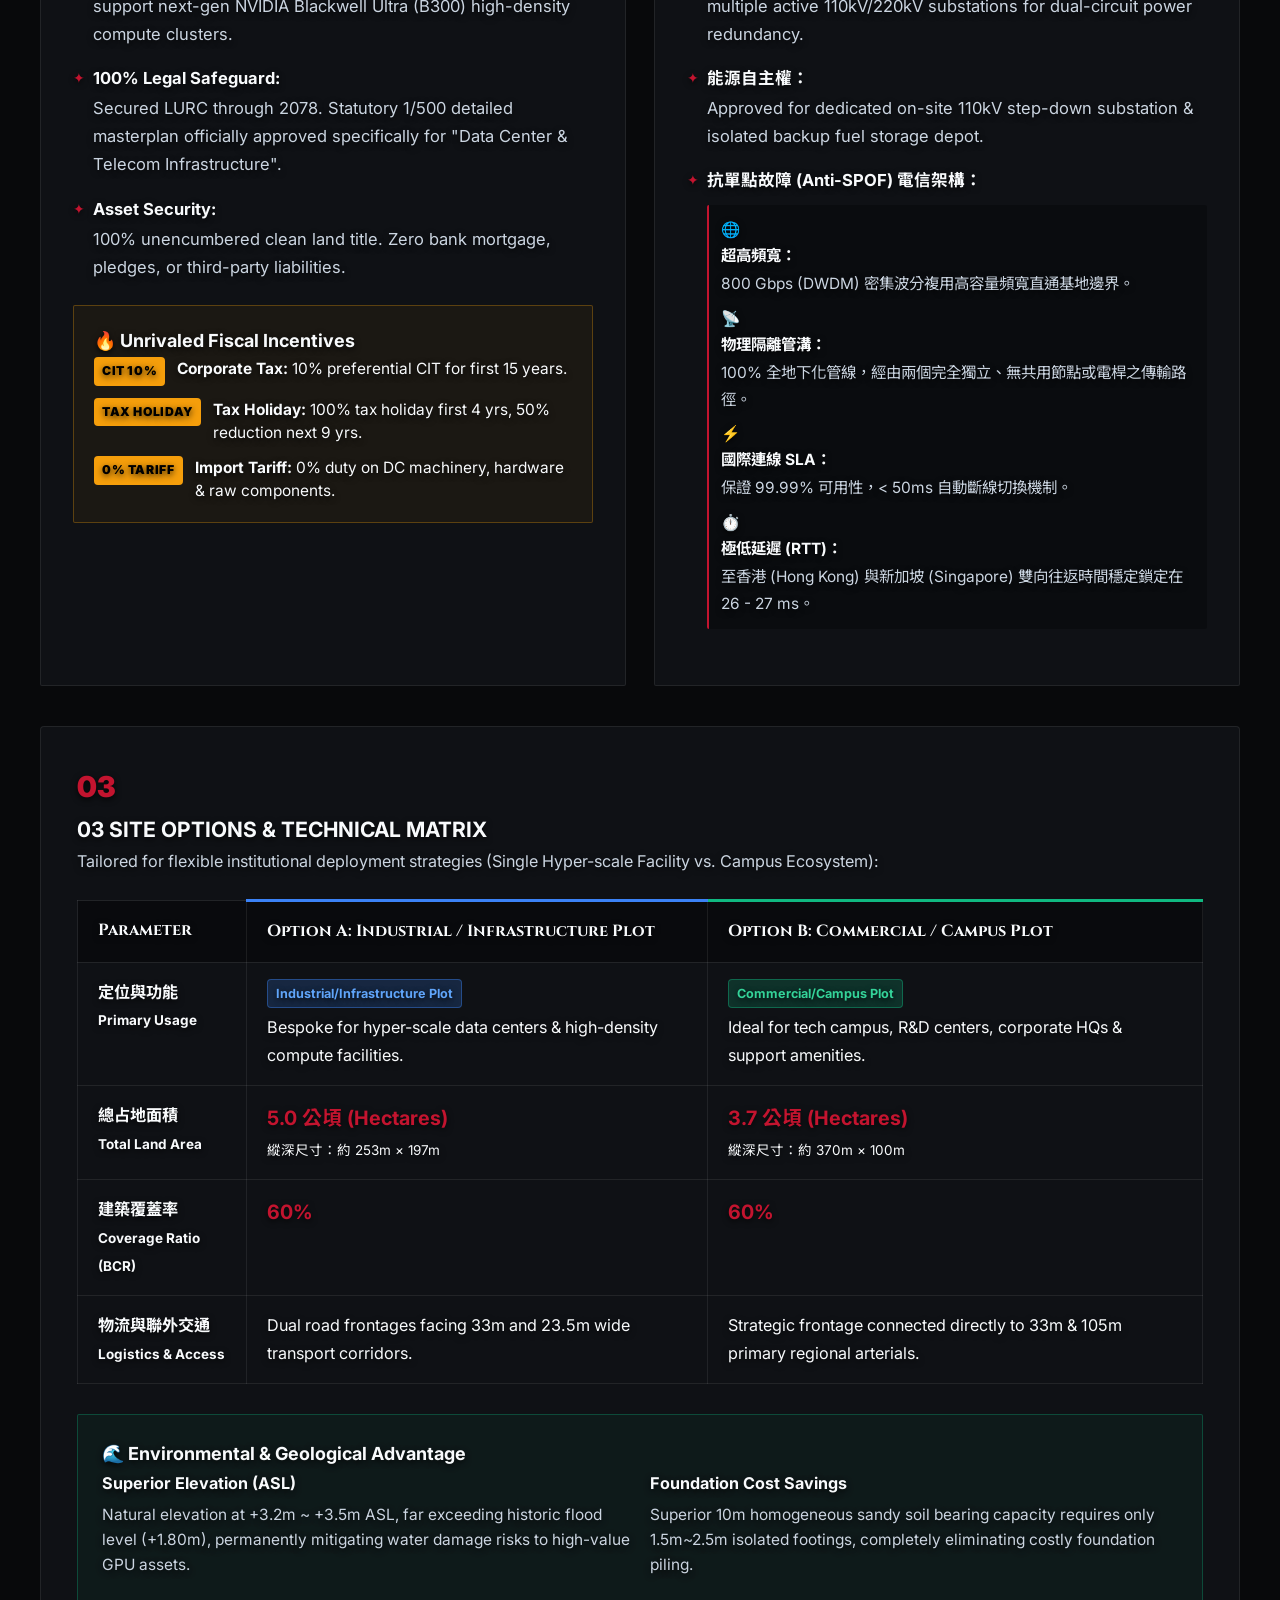
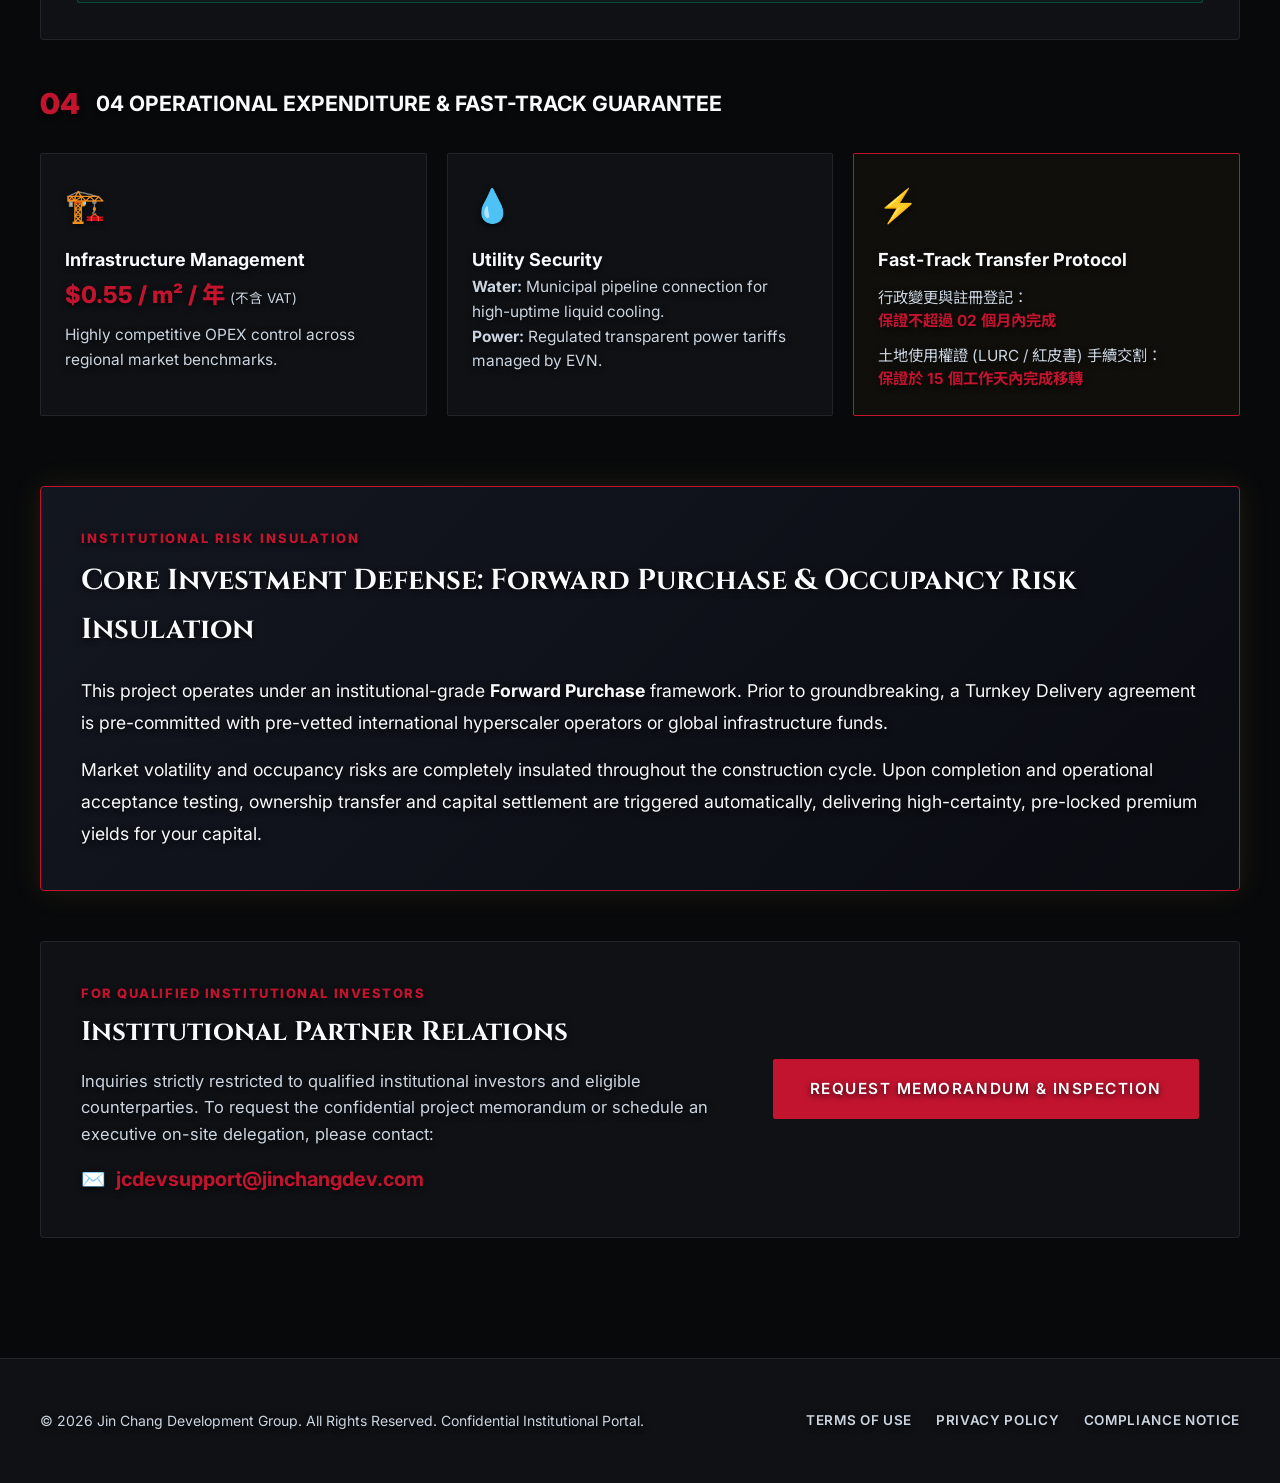
<file: projects.html>
<!DOCTYPE html>
<html lang="zh-Hant-TW" data-lang="zh">

<head>
  <meta charset="UTF-8">
  <meta name="viewport" content="width=device-width, initial-scale=1.0">

  <!-- SEO Meta Tags -->
  <title>公司專案：越南次世代 AI 算力中心 | Jin Chang 晉昌國際</title>
  <meta name="description" content="晉昌國際主導「越南次世代 AI 算力中心」客製化自建（Build-to-Suit）與遠期包銷專案，為全球機構合夥人開闢頂級資產配置通道。">
  <meta name="keywords" content="越南AI算力中心, 數位基礎設施, 綠地開發, 遠期包銷, Build-to-Suit, NVIDIA Blackwell Ready, Jin Chang">
  <meta name="author" content="Jin Chang Development Group">

  <!-- Open Graph -->
  <meta property="og:type" content="website">
  <meta property="og:title" content="越南次世代 AI 算力中心 —— 綠地開發與遠期包銷專案 | Jin Chang 晉昌國際">
  <meta property="og:description" content="亞太數位基建新星：越南次世代 AI 算力中心（Project Titan），NVIDIA Blackwell Ready，100% 產權保證與 15 年 10% CIT 優惠。">
  <meta property="og:image" content="assets/vietnam_ai_dc.png">

  <!-- Favicon -->
  <link rel="icon" type="image/svg+xml"
    href="data:image/svg+xml,<svg xmlns=%22http://www.w3.org/2000/svg%22 viewBox=%220 0 100 100%22><text y=%22.9em%22 font-size=%2290%22>🏛️</text></svg>">

  <!-- Stylesheet -->
  <link rel="stylesheet" href="css/styles.css">
</head>

<body>

  <!-- Fixed Background Layer (Zero Mobile Zooming) -->
  <div class="fixed-bg-container" aria-hidden="true">
    <img src="assets/financial_skyscrapers.png" class="fixed-bg-img" alt="">
    <div class="fixed-bg-overlay"></div>
  </div>

  <!-- Thin Grid Overlay -->
  <div class="bg-grid-overlay"></div>

  <!-- Header Section -->
  <header id="main-header" class="site-header header-scrolled">
    <div class="container header-container">
      <a href="index.html" class="logo" id="logo-link">
        <div class="logo-badge">
          <img src="assets/logo.png" class="logo-image" alt="Jin Chang Logo">
        </div>
        <span class="logo-text">JIN CHANG</span>
      </a>

      <!-- Desktop Navigation -->
      <nav class="desktop-nav" id="desktop-navigation">
        <ul>
          <li>
            <a href="about.html" class="nav-link">
              <span class="lang-zh">關於我們</span>
              <span class="lang-en">About Us</span>
            </a>
          </li>
          <li>
            <a href="operations.html" class="nav-link">
              <span class="lang-zh">核心運作</span>
              <span class="lang-en">Core Operations</span>
            </a>
          </li>
          <li>
            <a href="projects.html" class="nav-link active">
              <span class="lang-zh">公司專案</span>
              <span class="lang-en">Projects</span>
            </a>
          </li>
          <li>
            <a href="contact.html" class="nav-link">
              <span class="lang-zh">聯絡與法律</span>
              <span class="lang-en">Contact & Legal</span>
            </a>
          </li>
        </ul>
      </nav>

      <!-- Action Buttons -->
      <div class="header-actions">
        <!-- Language Switcher -->
        <div class="lang-switcher">
          <button class="lang-btn" id="btn-lang-en">EN</button>
          <span class="lang-divider">|</span>
          <button class="lang-btn" id="btn-lang-zh">繁中</button>
        </div>

        <!-- Mobile Menu Toggle Button -->
        <button id="mobile-menu-toggle" class="burger-menu" aria-label="Open Menu" aria-expanded="false">
          <span></span>
          <span></span>
          <span></span>
        </button>
      </div>
    </div>
  </header>

  <!-- Mobile Drawer Navigation -->
  <div id="mobile-menu" class="mobile-drawer" aria-hidden="true">
    <nav class="mobile-drawer-nav">
      <ul>
        <li>
          <a href="about.html" class="mobile-nav-link">
            <span class="lang-zh">關於我們</span>
            <span class="lang-en">About Us</span>
          </a>
        </li>
        <li>
          <a href="operations.html" class="mobile-nav-link">
            <span class="lang-zh">核心運作</span>
            <span class="lang-en">Core Operations</span>
          </a>
        </li>
        <li>
          <a href="projects.html" class="mobile-nav-link">
            <span class="lang-zh">公司專案</span>
            <span class="lang-en">Projects</span>
          </a>
        </li>
        <li>
          <a href="contact.html" class="mobile-nav-link">
            <span class="lang-zh">聯絡與法律</span>
            <span class="lang-en">Contact & Legal</span>
          </a>
        </li>
      </ul>
      <div class="mobile-drawer-actions">
        <a href="contact.html" class="btn btn-primary btn-full-width">
          <span class="lang-zh">提交提案</span>
          <span class="lang-en">Submit Proposal</span>
        </a>
      </div>
    </nav>
  </div>

  <main style="padding-top: 100px; min-height: 80vh;">
    <!-- Company Projects Section: Vietnam Next-Gen AI Data Center (Project Titan) -->
    <section id="projects" class="section-padding" style="position: relative; opacity: 1; visibility: visible; height: auto; transform: none;">
      <div class="container">
        <!-- Project Hero Header -->
        <div class="project-hero-card">
          <div class="project-header-badges">
            <span class="project-tag confidential-tag">STRICTLY CONFIDENTIAL — ACTIVE NCNDA</span>
            <span class="project-tag badge-tier1">Tier-1 AI Data Center</span>
            <span class="project-tag badge-location">Vietnam Strategic Asset</span>
            <span class="project-tag badge-status">BTS Development & Forward Purchase</span>
          </div>

          <h1 class="project-title">
            <span class="lang-zh">亞太數位基建新星：越南次世代 AI 算力中心<br><small>—— 綠地開發與遠期包銷專案</small></span>
            <span class="lang-en">Next-Generation AI Data Center in Vietnam<br><small>—— BTS Development & Pre-Committed Forward Purchase</small></span>
          </h1>
          <div class="red-line"></div>

          <div class="project-hero-grid">
            <div class="project-intro-text">
              <p class="lang-zh">
                隨著全球 AI 算力需求迎來結構性爆發，具備強勁電網擴充彈性與政策紅利的東南亞，正成為亞太區最受矚目的數位基礎設施新星。晉昌國際憑藉卓越的跨境資產佈局與深厚的屬地資源，全面主導「越南次世代 AI 算力中心」之客製化自建（Build-to-Suit）與遠期包銷專案，為全球機構合夥人與科技巨頭，在具備高度成長動能的市場中，開闢一條低風險、高確定性的頂級資產配置通道。
              </p>
              <p class="lang-en">
                As global AI compute demand experiences a structural explosion, Southeast Asia—empowered by flexible grid scalability and policy incentives—has emerged as APAC's premier digital infrastructure hotspot. Leveraging strategic cross-border positioning and deep localized networks, Jin Chang Development Group leads the Build-to-Suit (BTS) development and pre-committed Forward Purchase of the "Vietnam Next-Generation AI Data Center," providing institutional partners and tech hyperscalers with a low-risk, high-certainty asset configuration channel.
              </p>

              <div class="project-key-indicators">
                <div class="indicator-pill">
                  <span class="indicator-icon">⚡</span>
                  <div>
                    <strong class="lang-zh">NVIDIA Blackwell Ready</strong>
                    <strong class="lang-en">NVIDIA Blackwell Ready</strong>
                    <span class="lang-zh">支援 B300 高密度算力部署</span>
                    <span class="lang-en">B300 Ultra High-Density Support</span>
                  </div>
                </div>
                <div class="indicator-pill">
                  <span class="indicator-icon">📜</span>
                  <div>
                    <strong class="lang-zh">100% 產權保證</strong>
                    <strong class="lang-en">100% Legal Safeguard</strong>
                    <span class="lang-zh">使用權至 2078 年 (1/500 獲批)</span>
                    <span class="lang-en">LURC Valid to 2078 (1/500 Approved)</span>
                  </div>
                </div>
                <div class="indicator-pill">
                  <span class="indicator-icon">🏛️</span>
                  <div>
                    <strong class="lang-zh">10% CIT 優惠稅率</strong>
                    <strong class="lang-en">10% CIT Incentive</strong>
                    <span class="lang-zh">享 15 年特惠與 4 年免稅</span>
                    <span class="lang-en">15-Yr Preferential Rate & 4-Yr Tax Holiday</span>
                  </div>
                </div>
              </div>
            </div>

            <div class="project-hero-image-wrap">
              <img src="assets/vietnam_ai_dc.png" alt="Vietnam Next-Gen AI Data Center" class="project-featured-img">
              <div class="img-caption-overlay">
                <span>PROJECT TITAN — Hyper-scale DC Teaser</span>
              </div>
            </div>
          </div>
        </div>

        <!-- 5 Core Empowerment Advantages (五大核心落地賦能優勢) -->
        <div class="project-advantages-section">
          <div class="section-header">
            <span class="section-subtitle">
              <span class="lang-zh">五大核心優勢</span>
              <span class="lang-en">Core Value Drivers</span>
            </span>
            <h2 class="section-title">
              <span class="lang-zh">為什麼選擇我們？五大核心落地賦能優勢</span>
              <span class="lang-en">Why Partner With Us? 5 Core Execution Advantages</span>
            </h2>
          </div>

          <div class="advantages-grid">
            <!-- Advantage 1 -->
            <div class="advantage-card">
              <div class="advantage-icon">🏛️</div>
              <h3 class="advantage-title">
                <span class="lang-zh">特許政策導航與官方綠色通道</span>
                <span class="lang-en">Special Policy Navigation & Green Channel</span>
              </h3>
              <p class="advantage-desc">
                <span class="lang-zh">憑藉與越南當地政府核心決策層的直接對接實力，我們將繁複的跨國法規審查轉化為高效的綠色通道。無論是超大型資料中心特許營業執照申請、土地地目變更，或是嚴格的環境影響評估（EIA）審批，皆能實現政策級的快速通關（Fast-tracking），大幅縮短專案前期開發時程，搶占算力市場先機。</span>
                <span class="lang-en">Direct engagement with local government leadership streamlines complex regulatory processes into a fast-tracked green channel. From hyper-scale DC operating licenses and land-use conversions to environmental impact assessments (EIA), we accelerate pre-development timelines to capture market leadership.</span>
              </p>
              <div class="advantage-highlight">
                <span class="lang-zh">🎯 關鍵賦能：政策級快速通關 (Fast-Tracking)</span>
                <span class="lang-en">🎯 Key Value: Expedited Regulatory Clearance</span>
              </div>
            </div>

            <!-- Advantage 2 -->
            <div class="advantage-card">
              <div class="advantage-icon">💳</div>
              <h3 class="advantage-title">
                <span class="lang-zh">跨境資本安全與合規金流架構</span>
                <span class="lang-en">Cross-Border Capital Safety & Funds Architecture</span>
              </h3>
              <p class="advantage-desc">
                <span class="lang-zh">針對 AI 算力中心龐大的跨國資本支出（CAPEX），我們為機構合夥人設計最優化、合法的跨境金流路徑。精準駕馭越南在地外匯管制規範與國際稅務架構，確保您的每一筆建設資金從安全匯入，到未來的利潤合法回流（Repatriation），皆受到最高級別的法規防護。</span>
                <span class="lang-en">Designing compliant cross-border financial structures for substantial CAPEX deployments. Navigating Vietnamese foreign exchange controls and international tax frameworks ensures seamless capital injection and legitimate dividend repatriation under regulatory insulation.</span>
              </p>
              <div class="advantage-highlight">
                <span class="lang-zh">🔒 關鍵賦能：資本安全匯入與利潤合法回流 (Repatriation)</span>
                <span class="lang-en">🔒 Key Value: Safe Injection & Legal Profit Repatriation</span>
              </div>
            </div>

            <!-- Advantage 3 -->
            <div class="advantage-card">
              <div class="advantage-icon">⚡</div>
              <h3 class="advantage-title">
                <span class="lang-zh">任務關鍵基礎設施的硬核整合力</span>
                <span class="lang-en">Mission-Critical Infrastructure Integration</span>
              </h3>
              <p class="advantage-desc">
                <span class="lang-zh">AI 伺服器集群對電力與冷卻的苛刻要求，是專案落地的決勝點。我們已深度整合當地關鍵的硬性條件，確保專案在動土前即鎖定「特高壓專用電網容量」、「高頻寬國際光纖骨幹」以及「支援次世代液冷技術（Liquid Cooling）之龐大水資源」，100% 滿足 Hyperscaler（超大規模雲端服務商）的極致規格。</span>
                <span class="lang-en">AI server clusters demand rigorous power and thermal management. We secure EHV power grid capacity, high-bandwidth international fiber backbones, and abundant water resources for next-gen Liquid Cooling prior to groundbreaking—fully compliant with Hyperscaler specifications.</span>
              </p>
              <div class="advantage-highlight">
                <span class="lang-zh">💧 關鍵賦能：次世代液冷 (Liquid Cooling) & 特高壓電網鎖定</span>
                <span class="lang-en">💧 Key Value: Liquid Cooling & High-Voltage Grid Allocation</span>
              </div>
            </div>

            <!-- Advantage 4 -->
            <div class="advantage-card">
              <div class="advantage-icon">⚖️</div>
              <h3 class="advantage-title">
                <span class="lang-zh">屬地化法務防護與在地即時排障</span>
                <span class="lang-en">Localized Legal Insulation & Risk Mitigation</span>
              </h3>
              <p class="advantage-desc">
                <span class="lang-zh">結合熟稔越南土地法與外資投資法的資深顧問團隊，從最源頭的土地產權理清（Title Clearance）、跨國商業合約擬定，到各類在地突發障礙的即時排除，為專案建立起全方位的風險隔離（Risk Insulation）機制，確保您的資產權益堅不可摧。</span>
                <span class="lang-en">Supported by legal experts versed in Vietnamese Land and Foreign Investment Laws. From root title clearance and cross-border contracting to real-time local troubleshooting, we establish robust risk insulation around partner assets.</span>
              </p>
              <div class="advantage-highlight">
                <span class="lang-zh">🛡️ 關鍵賦能：全方位風險隔離 (Risk Insulation) 機制</span>
                <span class="lang-en">🛡️ Key Value: Complete Asset Risk Insulation</span>
              </div>
            </div>

            <!-- Advantage 5 -->
            <div class="advantage-card advantage-card-full">
              <div class="advantage-icon">🔍</div>
              <h3 class="advantage-title">
                <span class="lang-zh">高階實地盡職調查與決策陪同</span>
                <span class="lang-en">Executive On-Site Due Diligence & Escort</span>
              </h3>
              <p class="advantage-desc">
                <span class="lang-zh">我們拒絕紙上談兵。專案提供「決策層專屬的實地商務考察」，由本機構具備豐富跨境經驗的高階主管親自陪同帶領，深入越南核心經濟特區，實地探勘關鍵工程節點並直接會晤在地供應鏈高層，將未知的跨國市場變數，轉化為可精準量化的決策數據。</span>
                <span class="lang-en">We reject speculative reporting. We provide executive-level on-site commercial delegations, led personally by our senior cross-border executives through Vietnam's core economic zones to inspect key engineering milestones and engage directly with top local supply chain partners.</span>
              </p>
              <div class="advantage-highlight">
                <span class="lang-zh">🌐 關鍵賦能：高階主管親自帶隊實地探勘與供應鏈對接</span>
                <span class="lang-en">🌐 Key Value: C-Suite Escorted On-Site Inspections</span>
              </div>
            </div>
          </div>
        </div>

        <!-- Technical Specification Matrix & Blind Teaser Data (PDF Content) -->
        <div class="project-specs-section">
          <div class="section-header">
            <span class="section-subtitle">
              <span class="lang-zh">專案盲測數據</span>
              <span class="lang-en">Project Titan Technical Specs</span>
            </span>
            <h2 class="section-title">
              <span class="lang-zh">PROJECT TITAN 專案技術與盲測指標矩陣</span>
              <span class="lang-en">PROJECT TITAN Technical & Data Matrix</span>
            </h2>
            <p class="section-desc">
              <span class="lang-zh">以下數據摘錄自《Project Titan Tier-1 AI Data Center Strategic Asset (Vietnam) Blind Investment Teaser》，為機構投資者提供客觀量化的實體與財稅參考。</span>
              <span class="lang-en">Extracted from the official Project Titan Blind Investment Teaser for Tier-1 AI DC asset evaluation in Vietnam.</span>
            </p>
          </div>

          <!-- Grid 1: Strategic Core Values & Fiscal Incentives -->
          <div class="specs-grid">
            <div class="spec-card">
              <div class="spec-card-header">
                <span class="spec-num">01</span>
                <h3>
                  <span class="lang-zh">STRATEGIC CORE VALUES | 項目核心亮點</span>
                  <span class="lang-en">01 STRATEGIC CORE VALUES</span>
                </h3>
              </div>
              <ul class="spec-list">
                <li>
                  <strong>NVIDIA Blackwell Ready:</strong>
                  <span class="lang-zh">土地已完成全面平整與前期工程規劃，技術標準完全相容並支持下一代 NVIDIA Blackwell Ultra (B300) 算力系統的高密度部署需求。</span>
                  <span class="lang-en">Fully graded land & pre-engineering ready. Fully compliant to support next-gen NVIDIA Blackwell Ultra (B300) high-density compute clusters.</span>
                </li>
                <li>
                  <strong>100% Legal Safeguard:</strong>
                  <span class="lang-zh">已取得至 2078 年的長期土地使用權證（LURC）。法定規劃（1/500 細部規劃）已正式獲批，明確限定為「資料中心與電信基礎設施」專用。</span>
                  <span class="lang-en">Secured LURC through 2078. Statutory 1/500 detailed masterplan officially approved specifically for "Data Center & Telecom Infrastructure".</span>
                </li>
                <li>
                  <strong>Asset Security:</strong>
                  <span class="lang-zh">產權絕對清晰，保證 100% 純淨土地。無任何銀行抵押、融資質押或任何形式的第三方財務及法律糾紛負擔。</span>
                  <span class="lang-en">100% unencumbered clean land title. Zero bank mortgage, pledges, or third-party liabilities.</span>
                </li>
              </ul>

              <!-- Fiscal Incentive Box -->
              <div class="fiscal-incentives-box">
                <h4>
                  <span class="lang-zh">🔥 戰略級財稅激勵政策 (Unrivaled Fiscal Incentives)</span>
                  <span class="lang-en">🔥 Unrivaled Fiscal Incentives</span>
                </h4>
                <div class="incentive-items">
                  <div class="incentive-item">
                    <span class="inc-badge">CIT 10%</span>
                    <p class="lang-zh"><strong>企業所得稅優惠：</strong>前 15 年享受 10% 特惠稅率（遠低於標準稅率）。</p>
                    <p class="lang-en"><strong>Corporate Tax:</strong> 10% preferential CIT for first 15 years.</p>
                  </div>
                  <div class="incentive-item">
                    <span class="inc-badge">TAX HOLIDAY</span>
                    <p class="lang-zh"><strong>極致免稅期：</strong>營運首 4 年享有 100% 全額免稅，隨後 9 年享有 50% 稅減免。</p>
                    <p class="lang-en"><strong>Tax Holiday:</strong> 100% tax holiday first 4 yrs, 50% reduction next 9 yrs.</p>
                  </div>
                  <div class="incentive-item">
                    <span class="inc-badge">0% TARIFF</span>
                    <p class="lang-zh"><strong>進口關稅豁免：</strong>用於資料中心建設與營運的機械設備、硬體系統及原始零部件，完全免徵進口關稅。</p>
                    <p class="lang-en"><strong>Import Tariff:</strong> 0% duty on DC machinery, hardware & raw components.</p>
                  </div>
                </div>
              </div>
            </div>

            <!-- Grid 2: Power & Telecom Redundancy -->
            <div class="spec-card">
              <div class="spec-card-header">
                <span class="spec-num">02</span>
                <h3>
                  <span class="lang-zh">POWER & TELECOM REDUNDANCY | 頂級電力與網通配置</span>
                  <span class="lang-en">02 POWER & TELECOM REDUNDANCY</span>
                </h3>
              </div>
              <ul class="spec-list">
                <li>
                  <strong>國家級多路電網支援：</strong>
                  <span class="lang-zh">接入國家 500kV 骨幹電網，並同時由多個已投入運行的獨立 110kV/220kV 變電站提供雙迴路供電，確保龐大的電力負載彈性與餘裕。</span>
                  <span class="lang-en">Direct connection to National 500kV grid, backstopped by multiple active 110kV/220kV substations for dual-circuit power redundancy.</span>
                </li>
                <li>
                  <strong>能源自主權：</strong>
                  <span class="lang-zh">已正式獲批可在園區內直接興建 110kV 專用降壓變電站，並允許配置獨立的緊急備用燃料儲存庫。</span>
                  <span class="lang-en">Approved for dedicated on-site 110kV step-down substation & isolated backup fuel storage depot.</span>
                </li>
                <li>
                  <strong>抗單點故障 (Anti-SPOF) 電信架構：</strong>
                  <div class="telecom-sub-list">
                    <div>🌐 <strong>超高頻寬：</strong>800 Gbps (DWDM) 密集波分複用高容量頻寬直通基地邊界。</div>
                    <div>📡 <strong>物理隔離管溝：</strong>100% 全地下化管線，經由兩個完全獨立、無共用節點或電桿之傳輸路徑。</div>
                    <div>⚡ <strong>國際連線 SLA：</strong>保證 99.99% 可用性，< 50ms 自動斷線切換機制。</div>
                    <div>⏱️ <strong>極低延遲 (RTT)：</strong>至香港 (Hong Kong) 與新加坡 (Singapore) 雙向往返時間穩定鎖定在 26 - 27 ms。</div>
                  </div>
                </li>
              </ul>
            </div>
          </div>

          <!-- Section 03 & Comparison Matrix Table -->
          <div class="site-matrix-container">
            <div class="site-matrix-header">
              <span class="spec-num">03</span>
              <h3>
                <span class="lang-zh">SITE OPTIONS & TECHNICAL MATRIX | 土地標的物盲測數據對比</span>
                <span class="lang-en">03 SITE OPTIONS & TECHNICAL MATRIX</span>
              </h3>
              <p class="lang-zh">為配合不同投資機構的部署策略（超大型單體廠房 vs. 園區化生態系），本項目提供兩款完全整平且具備高容積的土地標的選擇：</p>
              <p class="lang-en">Tailored for flexible institutional deployment strategies (Single Hyper-scale Facility vs. Campus Ecosystem):</p>
            </div>

            <!-- Side-by-Side Responsive Table -->
            <div class="table-responsive-wrapper">
              <table class="specs-matrix-table">
                <thead>
                  <tr>
                    <th>
                      <span class="lang-zh">技術指標 Parameter</span>
                      <span class="lang-en">Parameter</span>
                    </th>
                    <th class="highlight-col-a">
                      <span class="lang-zh">方案 A：工業與基礎設施地塊 (Option A)</span>
                      <span class="lang-en">Option A: Industrial / Infrastructure Plot</span>
                    </th>
                    <th class="highlight-col-b">
                      <span class="lang-zh">方案 B：商業與科技園區地塊 (Option B)</span>
                      <span class="lang-en">Option B: Commercial / Campus Plot</span>
                    </th>
                  </tr>
                </thead>
                <tbody>
                  <tr>
                    <td><strong>定位與功能<br><small>Primary Usage</small></strong></td>
                    <td>
                      <span class="pill-badge pill-a">Industrial/Infrastructure Plot</span><br>
                      <span class="lang-zh">專為大型資料中心、高算力基礎設施及超大型機房量身打造。</span>
                      <span class="lang-en">Bespoke for hyper-scale data centers & high-density compute facilities.</span>
                    </td>
                    <td>
                      <span class="pill-badge pill-b">Commercial/Campus Plot</span><br>
                      <span class="lang-zh">適用於彈性科技園區、研發中心、總部大樓及相關配套服務設施。</span>
                      <span class="lang-en">Ideal for tech campus, R&D centers, corporate HQs & support amenities.</span>
                    </td>
                  </tr>
                  <tr>
                    <td><strong>總占地面積<br><small>Total Land Area</small></strong></td>
                    <td>
                      <strong class="metric-highlight">5.0 公頃 (Hectares)</strong><br>
                      <small>縱深尺寸：約 253m × 197m</small>
                    </td>
                    <td>
                      <strong class="metric-highlight">3.7 公頃 (Hectares)</strong><br>
                      <small>縱深尺寸：約 370m × 100m</small>
                    </td>
                  </tr>
                  <tr>
                    <td><strong>建築覆蓋率<br><small>Coverage Ratio (BCR)</small></strong></td>
                    <td><strong class="metric-highlight">60%</strong></td>
                    <td><strong class="metric-highlight">60%</strong></td>
                  </tr>
                  <tr>
                    <td><strong>物流與聯外交通<br><small>Logistics & Access</small></strong></td>
                    <td>
                      <span class="lang-zh">配備雙面臨路優勢，臨接路寬分別為 <strong>33米</strong> 與 <strong>23.5米</strong> 的交通廊道。</span>
                      <span class="lang-en">Dual road frontages facing 33m and 23.5m wide transport corridors.</span>
                    </td>
                    <td>
                      <span class="lang-zh">具備優異的戰略性面寬，直接與 <strong>33米</strong> 及 <strong>105米</strong> 的區域主要幹道相連。</span>
                      <span class="lang-en">Strategic frontage connected directly to 33m & 105m primary regional arterials.</span>
                    </td>
                  </tr>
                </tbody>
              </table>
            </div>

            <!-- Environmental & Geological Advantage Card -->
            <div class="geological-advantage-card">
              <h4>
                <span class="lang-zh">🌊 環境風險緩釋與地質報告 (Environmental & Geological Advantage)</span>
                <span class="lang-en">🌊 Environmental & Geological Advantage</span>
              </h4>
              <div class="geo-grid">
                <div class="geo-item">
                  <strong class="lang-zh">極佳的地勢高度 (Elevation ASL)</strong>
                  <strong class="lang-en">Superior Elevation (ASL)</strong>
                  <p class="lang-zh">自然地面標高介於 <strong>+3.2米 至 +3.5米</strong> 之間（ASL），遠高於該區域歷史最高洪湧紀錄的 <strong>+1.80米</strong>，從根本上杜絕水患對高價值 GPU 算力資產的威脅。</p>
                  <p class="lang-en">Natural elevation at +3.2m ~ +3.5m ASL, far exceeding historic flood level (+1.80m), permanently mitigating water damage risks to high-value GPU assets.</p>
                </div>
                <div class="geo-item">
                  <strong class="lang-zh">基礎建設成本優勢 (Piling Cost Elimination)</strong>
                  <strong class="lang-en">Foundation Cost Savings</strong>
                  <p class="lang-zh">地質結構極為優異，為 10 米深度的同質砂質地層（Homogeneous sandy structure），承載力強。基礎工程僅需採用 1.5米至 2.5米的獨立基礎（Isolated footings）即可滿足負載，<strong>完全免除昂貴的打樁（Piling）成本</strong>。</p>
                  <p class="lang-en">Superior 10m homogeneous sandy soil bearing capacity requires only 1.5m~2.5m isolated footings, completely eliminating costly foundation piling.</p>
                </div>
              </div>
            </div>
          </div>

          <!-- Section 04: Operational Expenditure & Fast-Track Guarantees -->
          <div class="opex-section">
            <div class="opex-header">
              <span class="spec-num">04</span>
              <h3>
                <span class="lang-zh">OPERATIONAL EXPENDITURE & FAST-TRACK GUARANTEE | 營運支出與交割保證</span>
                <span class="lang-en">04 OPERATIONAL EXPENDITURE & FAST-TRACK GUARANTEE</span>
              </h3>
            </div>

            <div class="opex-cards-grid">
              <!-- Card 1 -->
              <div class="opex-card">
                <div class="opex-icon">🏗️</div>
                <h4 class="lang-zh">基礎設施維護費</h4>
                <h4 class="lang-en">Infrastructure Management</h4>
                <div class="opex-price">$0.55 / m² / 年 <small>(不含 VAT)</small></div>
                <p class="lang-zh">在區域市場中極具成本競爭力，利於長期營運控管。</p>
                <p class="lang-en">Highly competitive OPEX control across regional market benchmarks.</p>
              </div>

              <!-- Card 2 -->
              <div class="opex-card">
                <div class="opex-icon">💧</div>
                <h4 class="lang-zh">公用事業水電供應</h4>
                <h4 class="lang-en">Utility Security</h4>
                <p class="lang-zh"><strong>水務：</strong>由區域水務局系統直接引入專用市政供水管道，保障高可用運維冷卻水需求。<br><strong>電力批發價：</strong>嚴格執行由越南國家電力公司（EVN）統一管理制定的法定電價，結構穩定透明。</p>
                <p class="lang-en"><strong>Water:</strong> Municipal pipeline connection for high-uptime liquid cooling.<br><strong>Power:</strong> Regulated transparent power tariffs managed by EVN.</p>
              </div>

              <!-- Card 3 -->
              <div class="opex-card opex-card-highlight">
                <div class="opex-icon">⚡</div>
                <h4 class="lang-zh">快捷交割與行政承諾 (Fast-Track Transfer Protocol)</h4>
                <h4 class="lang-en">Fast-Track Transfer Protocol</h4>
                <div class="protocol-checklist">
                  <div class="proto-item">
                    <span>行政變更與註冊登記：</span>
                    <strong>保證不超過 02 個月內完成</strong>
                  </div>
                  <div class="proto-item">
                    <span>土地使用權證 (LURC / 紅皮書) 手續交割：</span>
                    <strong>保證於 15 個工作天內完成移轉</strong>
                  </div>
                </div>
              </div>
            </div>
          </div>
        </div>

        <!-- Core Investment Defense Mechanism (遠期包銷) -->
        <div class="forward-purchase-card">
          <div class="fp-header">
            <span class="fp-badge">INSTITUTIONAL RISK INSULATION</span>
            <h2 class="fp-title">
              <span class="lang-zh">核心投資防禦：遠期承諾，全面隔離市場去化風險</span>
              <span class="lang-en">Core Investment Defense: Forward Purchase & Occupancy Risk Insulation</span>
            </h2>
          </div>
          <div class="fp-body">
            <p class="lang-zh">
              本專案採用機構級的<strong>「遠期包銷（Forward Purchase）」</strong>機制。在專案破土動工之際，即與預先審定的國際級終端營運商或大型數位基礎設施基金簽訂統包交付（Turnkey Delivery）合約。
            </p>
            <p class="lang-zh">
              這意味著在整個建設週期中，市場波動與出租率（Occupancy）風險已被完全隔離。當資料中心完工並通過試運營驗收時，即自動觸發包銷交割條款，實現資產產權轉移與資金清算，為您的資本提供高確定性、預先鎖定的高額溢價回報。
            </p>
            <p class="lang-en">
              This project operates under an institutional-grade <strong>Forward Purchase</strong> framework. Prior to groundbreaking, a Turnkey Delivery agreement is pre-committed with pre-vetted international hyperscaler operators or global infrastructure funds.
            </p>
            <p class="lang-en">
              Market volatility and occupancy risks are completely insulated throughout the construction cycle. Upon completion and operational acceptance testing, ownership transfer and capital settlement are triggered automatically, delivering high-certainty, pre-locked premium yields for your capital.
            </p>
          </div>
        </div>

        <!-- Institutional Contact & Inquiry Callout Card -->
        <div class="project-contact-box">
          <div class="pc-content">
            <span class="pc-subtitle">FOR QUALIFIED INSTITUTIONAL INVESTORS</span>
            <h2 class="pc-title">
              <span class="lang-zh">機構投資人關係聯絡</span>
              <span class="lang-en">Institutional Partner Relations</span>
            </h2>
            <p class="lang-zh">
              本專案僅受理合格機構投資者與特定交易對手之諮詢，不對公眾開放零售業務。如需索取專案詳細資訊或預約高階實地考察，請洽機構合夥人關係專用信箱：
            </p>
            <p class="lang-en">
              Inquiries strictly restricted to qualified institutional investors and eligible counterparties. To request the confidential project memorandum or schedule an executive on-site delegation, please contact:
            </p>

            <div class="pc-email">
              <span class="email-icon">✉️</span>
              <a href="mailto:jcdevsupport@jinchangdev.com">jcdevsupport@jinchangdev.com</a>
            </div>
          </div>
          <div class="pc-action">
            <a href="contact.html" class="btn btn-primary btn-large">
              <span class="lang-zh">預約高階實地考察 / 索取簡報</span>
              <span class="lang-en">Request Memorandum & Inspection</span>
            </a>
          </div>
        </div>
      </div>
    </section>
  </main>

  <!-- Footer Section -->
  <footer class="site-footer">
    <div class="container footer-container">
      <p class="footer-copy">
        <span class="lang-zh">&copy; 2026 晉昌開發集團 版權所有. 機密機構特許門戶.</span>
        <span class="lang-en">&copy; 2026 Jin Chang Development Group. All Rights Reserved. Confidential Institutional Portal.</span>
      </p>
      <div class="footer-links">
        <a href="terms.html" class="footer-link">
          <span class="lang-zh">使用條款</span>
          <span class="lang-en">Terms of Use</span>
        </a>
        <a href="privacy.html" class="footer-link">
          <span class="lang-zh">隱私權政策</span>
          <span class="lang-en">Privacy Policy</span>
        </a>
        <a href="contact.html" class="footer-link">
          <span class="lang-zh">合規聲明</span>
          <span class="lang-en">Compliance Notice</span>
        </a>
      </div>
    </div>
  </footer>

  <!-- Scripts -->
  <script src="js/main.js" defer></script>
</body>

</html>
</file>
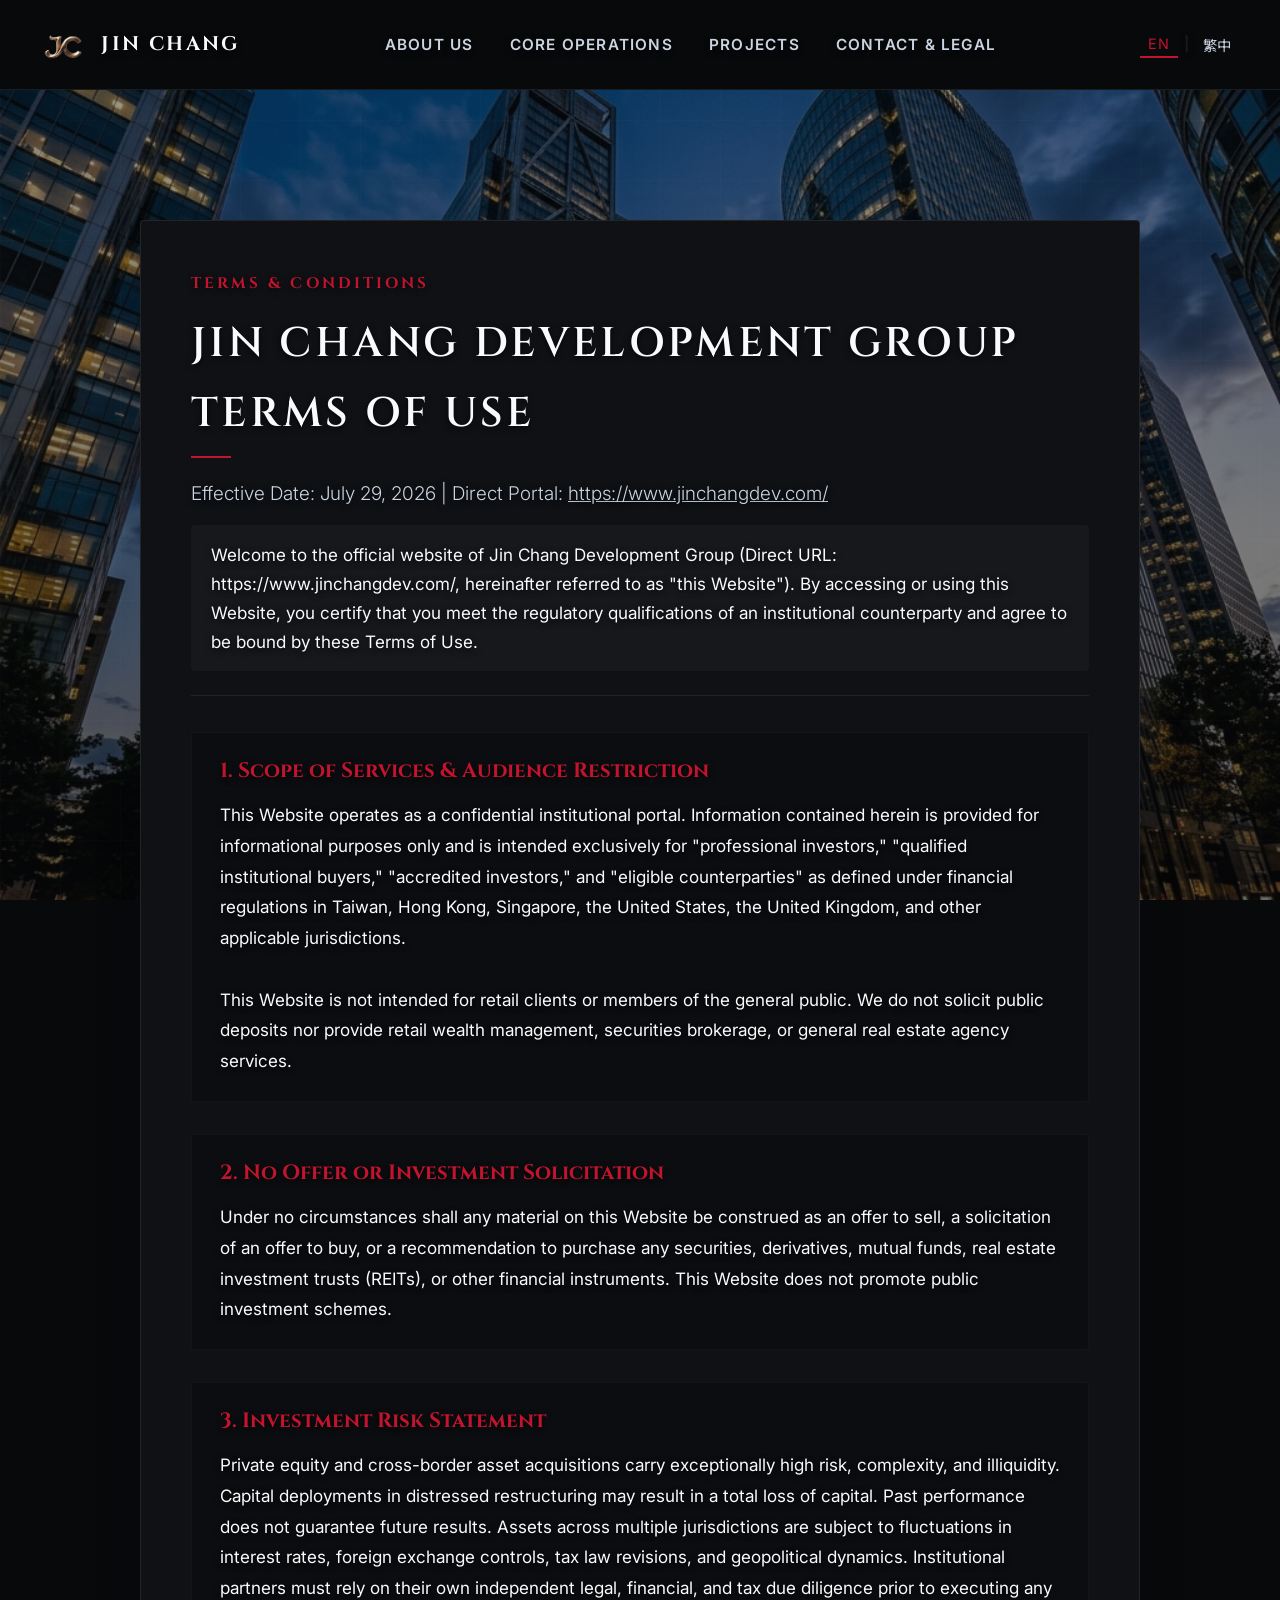
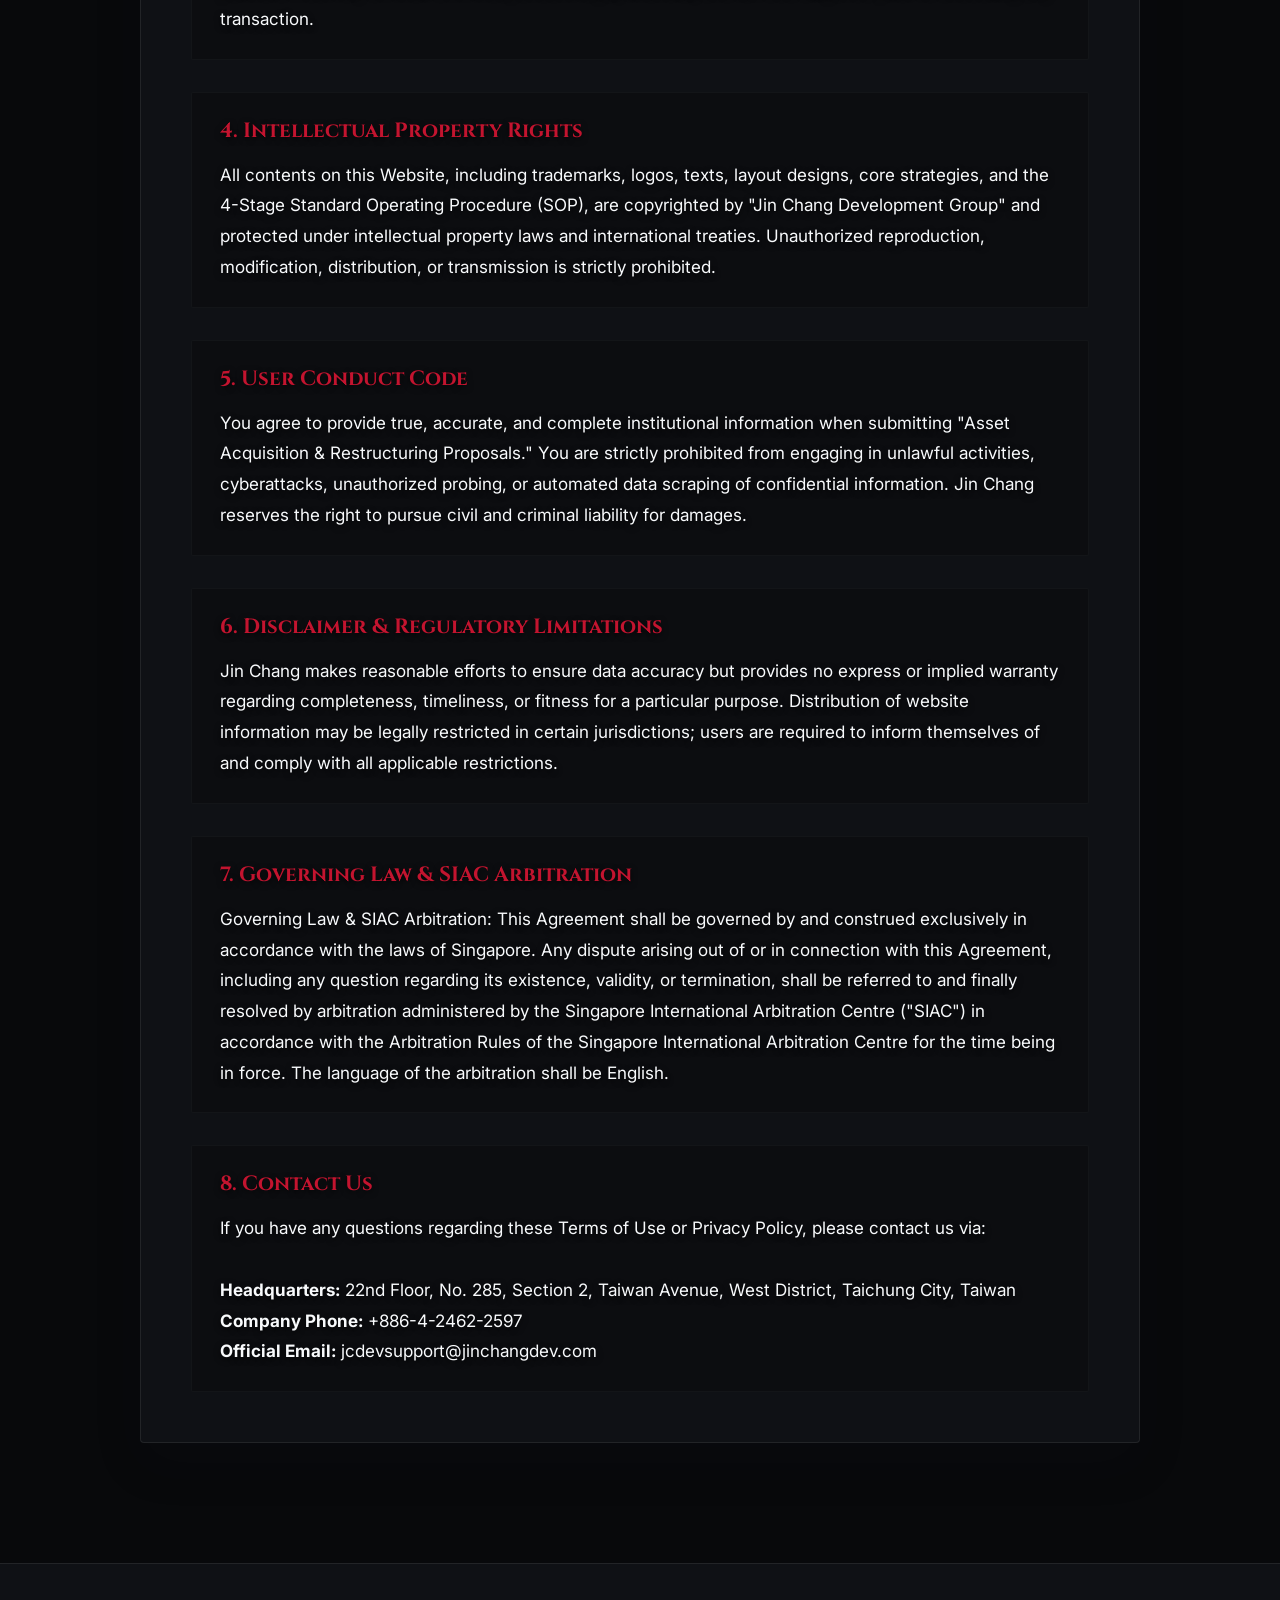
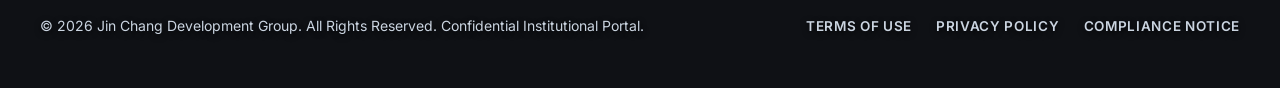
<file: terms.html>
<!DOCTYPE html>
<html lang="zh-Hant-TW" data-lang="zh">

<head>
  <meta charset="UTF-8">
  <meta name="viewport" content="width=device-width, initial-scale=1.0">

  <!-- SEO Meta Tags -->
  <title>使用條款與機構服務協定 | Jin Chang 晉昌國際</title>
  <meta name="description" content="晉昌開發集團（Jin Chang Development Group）官方網站使用條款與機構服務協定。直達網址：https://www.jinchangdev.com/">
  <meta name="keywords" content="晉昌國際, 晉昌開發集團, 使用條款, 機構服務協定, 法律聲明, Jin Chang, Terms of Use">
  <meta name="author" content="Jin Chang Development Group">

  <!-- Open Graph -->
  <meta property="og:type" content="website">
  <meta property="og:title" content="使用條款與機構服務協定 | Jin Chang 晉昌國際">
  <meta property="og:description" content="晉昌開發集團官方網站使用規範與機構合夥條款。">
  <meta property="og:url" content="https://www.jinchangdev.com/terms.html">

  <!-- Favicon -->
  <link rel="icon" type="image/svg+xml"
    href="data:image/svg+xml,<svg xmlns=%22http://www.w3.org/2000/svg%22 viewBox=%220 0 100 100%22><text y=%22.9em%22 font-size=%2290%22>🏛️</text></svg>">

  <!-- Stylesheet -->
  <link rel="stylesheet" href="css/styles.css">
</head>

<body>

  <!-- Fixed Background Layer (Zero Mobile Zooming) -->
  <div class="fixed-bg-container" aria-hidden="true">
    <img src="assets/financial_skyscrapers.png" class="fixed-bg-img" alt="">
    <div class="fixed-bg-overlay"></div>
  </div>

  <!-- Thin Grid Overlay -->
  <div class="bg-grid-overlay"></div>

  <!-- Header Section -->
  <header id="main-header" class="site-header header-scrolled">
    <div class="container header-container">
      <a href="index.html" class="logo" id="logo-link">
        <div class="logo-badge">
          <img src="assets/logo.png" class="logo-image" alt="Jin Chang Logo">
        </div>
        <span class="logo-text">JIN CHANG</span>
      </a>

      <!-- Desktop Navigation -->
      <nav class="desktop-nav" id="desktop-navigation">
        <ul>
          <li>
            <a href="about.html" class="nav-link">
              <span class="lang-zh">關於我們</span>
              <span class="lang-en">About Us</span>
            </a>
          </li>
          <li>
            <a href="operations.html" class="nav-link">
              <span class="lang-zh">核心運作</span>
              <span class="lang-en">Core Operations</span>
            </a>
          </li>
          <li>
            <a href="projects.html" class="nav-link">
              <span class="lang-zh">公司專案</span>
              <span class="lang-en">Projects</span>
            </a>
          </li>
          <li>
            <a href="contact.html" class="nav-link">
              <span class="lang-zh">聯絡與法律</span>
              <span class="lang-en">Contact & Legal</span>
            </a>
          </li>
        </ul>
      </nav>

      <!-- Action Buttons -->
      <div class="header-actions">
        <!-- Language Switcher -->
        <div class="lang-switcher">
          <button class="lang-btn" id="btn-lang-en">EN</button>
          <span class="lang-divider">|</span>
          <button class="lang-btn" id="btn-lang-zh">繁中</button>
        </div>

        <!-- Mobile Menu Toggle Button -->
        <button id="mobile-menu-toggle" class="burger-menu" aria-label="Open Menu" aria-expanded="false">
          <span></span>
          <span></span>
          <span></span>
        </button>
      </div>
    </div>
  </header>

  <!-- Mobile Drawer Navigation -->
  <div id="mobile-menu" class="mobile-drawer" aria-hidden="true">
    <nav class="mobile-drawer-nav">
      <ul>
        <li>
          <a href="about.html" class="mobile-nav-link">
            <span class="lang-zh">關於我們</span>
            <span class="lang-en">About Us</span>
          </a>
        </li>
        <li>
          <a href="operations.html" class="mobile-nav-link">
            <span class="lang-zh">核心運作</span>
            <span class="lang-en">Core Operations</span>
          </a>
        </li>
        <li>
          <a href="projects.html" class="mobile-nav-link">
            <span class="lang-zh">公司專案</span>
            <span class="lang-en">Projects</span>
          </a>
        </li>
        <li>
          <a href="contact.html" class="mobile-nav-link">
            <span class="lang-zh">聯絡與法律</span>
            <span class="lang-en">Contact & Legal</span>
          </a>
        </li>
      </ul>
      <div class="mobile-drawer-actions">
        <a href="contact.html" class="btn btn-primary btn-full-width">
          <span class="lang-zh">提交提案</span>
          <span class="lang-en">Submit Proposal</span>
        </a>
      </div>
    </nav>
  </div>

  <main style="padding-top: 100px; min-height: 80vh;">
    <!-- Terms of Use Section -->
    <section id="terms" class="section-padding">
      <div class="container">
        <div class="legal-doc-card">
          <div class="legal-doc-header">
            <span class="section-subtitle">
              <span class="lang-zh">合規與法律條款</span>
              <span class="lang-en">Terms & Conditions</span>
            </span>
            <h1 class="section-title">
              <span class="lang-zh">晉昌開發集團 網站使用條款</span>
              <span class="lang-en">Jin Chang Development Group Terms of Use</span>
            </h1>
            <p class="section-desc">
              <span class="lang-zh">生效日期：2026 年 7 月 29 日 ｜ 直達網址：<a href="https://www.jinchangdev.com/" style="color: var(--accent-red); text-decoration: underline;">https://www.jinchangdev.com/</a></span>
              <span class="lang-en">Effective Date: July 29, 2026 | Direct Portal: <a href="https://www.jinchangdev.com/" style="color: var(--accent-red); text-decoration: underline;">https://www.jinchangdev.com/</a></span>
            </p>
            <div style="margin-top: 15px; font-size: 0.95rem; line-height: 1.7; color: var(--text-color); background: rgba(255,255,255,0.03); padding: 15px 20px; border-left: 3px solid var(--accent-red); border-radius: 4px;">
              <span class="lang-zh">歡迎訪問 晉昌國際官方網站 ｜ 直達網址：https://www.jinchangdev.com/（以下簡稱「本網站」）。訪問或使用本網站，即代表您證明自己符合機構交易對手的法規條件，並同意受本使用條款之約束。</span>
              <span class="lang-en">Welcome to the official website of Jin Chang Development Group (Direct URL: https://www.jinchangdev.com/, hereinafter referred to as "this Website"). By accessing or using this Website, you certify that you meet the regulatory qualifications of an institutional counterparty and agree to be bound by these Terms of Use.</span>
            </div>
          </div>

          <div class="legal-doc-body">
            <!-- Clause 1 -->
            <div class="legal-clause">
              <h3 class="clause-title">
                <span class="lang-zh">1. 網站服務性質與受眾限制</span>
                <span class="lang-en">1. Scope of Services & Audience Restriction</span>
              </h3>
              <p class="lang-zh">
                本網站為機密機構特許門戶，所載資訊僅供參考，且僅針對台灣、香港、新加坡、美國、英國及其他適用司法管轄區內相關金融法規所定義之「專業投資者」、「合格機構買家」、「合格投資人」及「符合條件之交易對手」。<br><br>
                本網站並非針對一般散戶或公眾成員，且其所載資訊亦無意分發予散戶或公眾成員使用。我們不向一般散戶招攬公眾存款，亦不提供散戶財富管理、證券經紀或大眾地產仲介服務。
              </p>
              <p class="lang-en">
                This Website operates as a confidential institutional portal. Information contained herein is provided for informational purposes only and is intended exclusively for "professional investors," "qualified institutional buyers," "accredited investors," and "eligible counterparties" as defined under financial regulations in Taiwan, Hong Kong, Singapore, the United States, the United Kingdom, and other applicable jurisdictions.<br><br>
                This Website is not intended for retail clients or members of the general public. We do not solicit public deposits nor provide retail wealth management, securities brokerage, or general real estate agency services.
              </p>
            </div>

            <!-- Clause 2 -->
            <div class="legal-clause">
              <h3 class="clause-title">
                <span class="lang-zh">2. 無要約或招攬聲明</span>
                <span class="lang-en">2. No Offer or Investment Solicitation</span>
              </h3>
              <p class="lang-zh">
                在任何情況下，本網站上的任何內容均不得解釋為出售要約、招攬購買要約或購買任何證券、衍生性商品、共同基金、不動產投資信託（REIT）或其他金融工具的建議。本網站亦不對外宣傳或招募公眾投資計劃。
              </p>
              <p class="lang-en">
                Under no circumstances shall any material on this Website be construed as an offer to sell, a solicitation of an offer to buy, or a recommendation to purchase any securities, derivatives, mutual funds, real estate investment trusts (REITs), or other financial instruments. This Website does not promote public investment schemes.
              </p>
            </div>

            <!-- Clause 3 -->
            <div class="legal-clause">
              <h3 class="clause-title">
                <span class="lang-zh">3. 投資風險聲明</span>
                <span class="lang-en">3. Investment Risk Statement</span>
              </h3>
              <p class="lang-zh">
                私募股權與跨境資產收購涉及極高的風險、複雜性及低流動性。在不良資產重組與企業資本重整中的資本配置可能導致所部署資本的全部損失。過去的結構性表現不保證未來的結果。多司法管轄區資產的價值受到利率、外匯管制、稅法修訂及地緣關係變動等因素的劇烈波動影響。機構合夥人在與晉昌國際進行任何交易之前，必須完全依賴其自身獨立的法律、財務及稅務盡職調查。
              </p>
              <p class="lang-en">
                Private equity and cross-border asset acquisitions carry exceptionally high risk, complexity, and illiquidity. Capital deployments in distressed restructuring may result in a total loss of capital. Past performance does not guarantee future results. Assets across multiple jurisdictions are subject to fluctuations in interest rates, foreign exchange controls, tax law revisions, and geopolitical dynamics. Institutional partners must rely on their own independent legal, financial, and tax due diligence prior to executing any transaction.
              </p>
            </div>

            <!-- Clause 4 -->
            <div class="legal-clause">
              <h3 class="clause-title">
                <span class="lang-zh">4. 智慧財產權</span>
                <span class="lang-en">4. Intellectual Property Rights</span>
              </h3>
              <p class="lang-zh">
                本網站之所有內容，包括但不限於商標、標誌、文字、架構設計、核心策略與四階段運作流程（SOP），版權均屬「晉昌開發集團」所有，受著作權法及相關國際條約保護。未經本機構事前書面許可，嚴禁任何形式之複製、改作、散布或公開傳輸。
              </p>
              <p class="lang-en">
                All contents on this Website, including trademarks, logos, texts, layout designs, core strategies, and the 4-Stage Standard Operating Procedure (SOP), are copyrighted by "Jin Chang Development Group" and protected under intellectual property laws and international treaties. Unauthorized reproduction, modification, distribution, or transmission is strictly prohibited.
              </p>
            </div>

            <!-- Clause 5 -->
            <div class="legal-clause">
              <h3 class="clause-title">
                <span class="lang-zh">5. 使用者行為規範</span>
                <span class="lang-en">5. User Conduct Code</span>
              </h3>
              <p class="lang-zh">
                您同意在提交「資產收購與股權重組提案」時，提供真實、準確且完整的機構資訊。嚴禁利用本網站從事任何非法活動、網路攻擊、未經授權的系統探測，或以自動化程式大量擷取網站機密資訊。如因上述行為造成本機構損害，我們將依法追究民刑事責任。
              </p>
              <p class="lang-en">
                You agree to provide true, accurate, and complete institutional information when submitting "Asset Acquisition & Restructuring Proposals." You are strictly prohibited from engaging in unlawful activities, cyberattacks, unauthorized probing, or automated data scraping of confidential information. Jin Chang reserves the right to pursue civil and criminal liability for damages.
              </p>
            </div>

            <!-- Clause 6 -->
            <div class="legal-clause">
              <h3 class="clause-title">
                <span class="lang-zh">6. 免責聲明與法規限制</span>
                <span class="lang-en">6. Disclaimer & Regulatory Limitations</span>
              </h3>
              <p class="lang-zh">
                本機構致力於確保網站資訊之正確性，但對資訊之完整性、即時性或適用性不作任何明示或暗示之擔保。本網站資訊的分發在某些司法管轄區可能受到法律限制。訪問本網站的人員必須自行了解並遵守所有適用限制。
              </p>
              <p class="lang-en">
                Jin Chang makes reasonable efforts to ensure data accuracy but provides no express or implied warranty regarding completeness, timeliness, or fitness for a particular purpose. Distribution of website information may be legally restricted in certain jurisdictions; users are required to inform themselves of and comply with all applicable restrictions.
              </p>
            </div>

            <!-- Clause 7 -->
            <div class="legal-clause">
              <h3 class="clause-title">
                <span class="lang-zh">7. 管轄法律與 SIAC 仲裁</span>
                <span class="lang-en">7. Governing Law & SIAC Arbitration</span>
              </h3>
              <p class="lang-zh">
                管轄法律與 SIAC 仲裁： 本協議應專屬受新加坡法律管轄。凡因本協議所引起或與之相關的任何爭議（包括其有效性或終止），均應提交至新加坡國際仲裁中心（SIAC）並根據其仲裁規則進行最終裁決。仲裁語言應為英語。
              </p>
              <p class="lang-en">
                Governing Law & SIAC Arbitration: This Agreement shall be governed by and construed exclusively in accordance with the laws of Singapore. Any dispute arising out of or in connection with this Agreement, including any question regarding its existence, validity, or termination, shall be referred to and finally resolved by arbitration administered by the Singapore International Arbitration Centre ("SIAC") in accordance with the Arbitration Rules of the Singapore International Arbitration Centre for the time being in force. The language of the arbitration shall be English.
              </p>
            </div>

            <!-- Clause 8 -->
            <div class="legal-clause">
              <h3 class="clause-title">
                <span class="lang-zh">8. 聯絡我們</span>
                <span class="lang-en">8. Contact Us</span>
              </h3>
              <p class="lang-zh">
                如對本條款或隱私權政策有任何疑問，請透過以下方式與我們聯繫：<br><br>
                <strong>總部地址：</strong> 台中市西區台灣大道二段285號22樓<br>
                <strong>公司電話：</strong> 04-2462-2597<br>
                <strong>聯絡信箱：</strong> <a href="mailto:jcdevsupport@jinchangdev.com" style="color: var(--accent-red);">jcdevsupport@jinchangdev.com</a>
              </p>
              <p class="lang-en">
                If you have any questions regarding these Terms of Use or Privacy Policy, please contact us via:<br><br>
                <strong>Headquarters:</strong> 22nd Floor, No. 285, Section 2, Taiwan Avenue, West District, Taichung City, Taiwan<br>
                <strong>Company Phone:</strong> +886-4-2462-2597<br>
                <strong>Official Email:</strong> <a href="mailto:jcdevsupport@jinchangdev.com" style="color: var(--accent-red);">jcdevsupport@jinchangdev.com</a>
              </p>
            </div>
          </div>
        </div>
      </div>
    </section>
  </main>

  <!-- Footer Section -->
  <footer class="site-footer">
    <div class="container footer-container">
      <p class="footer-copy">
        <span class="lang-zh">&copy; 2026 晉昌開發集團 版權所有. 機密機構特許門戶.</span>
        <span class="lang-en">&copy; 2026 Jin Chang Development Group. All Rights Reserved. Confidential Institutional Portal.</span>
      </p>
      <div class="footer-links">
        <a href="terms.html" class="footer-link">
          <span class="lang-zh">使用條款</span>
          <span class="lang-en">Terms of Use</span>
        </a>
        <a href="privacy.html" class="footer-link">
          <span class="lang-zh">隱私權政策</span>
          <span class="lang-en">Privacy Policy</span>
        </a>
        <a href="contact.html" class="footer-link">
          <span class="lang-zh">合規聲明</span>
          <span class="lang-en">Compliance Notice</span>
        </a>
      </div>
    </div>
  </footer>

  <!-- Scripts -->
  <script src="js/main.js" defer></script>
</body>

</html>
</file>
<file: css/styles.css>
/* ==========================================================================
   Jin Chang (晉昌國際) - Knight Frank Corporate Style System
   ========================================================================== */

/* --------------------------------------------------------------------------
   1. Google Fonts Import (Cinzel for Headers, Inter & Noto Sans TC for Body)
   -------------------------------------------------------------------------- */
@import url('https://fonts.googleapis.com/css2?family=Cinzel:wght@400;500;600;700;800&family=Inter:wght@300;400;500;600;700&family=Noto+Sans+TC:wght@300;400;500;700;900&display=swap');

:root {
  /* Color Palette - Knight Frank Corporate Dark Style */
  --bg-base: #08090b;
  --bg-surface: #0f1115;
  --bg-surface-opaque: #0d0f12;
  --border-color: rgba(255, 255, 255, 0.08);
  --border-color-muted: rgba(255, 255, 255, 0.03);
  
  --primary: #c3142f; /* Knight Frank Signature Crimson Red */
  --primary-glow: rgba(195, 20, 47, 0.15);
  --primary-hover: #a61026;
  
  --accent: #f8f9fa; /* Off-White accent */
  --text-main: #f8fafc; /* Lighter Slate Gray */
  --text-muted: #cbd5e1; /* Lighter Slate Gray for better contrast */
  --text-inverse: #ffffff;

  /* Effects & Borders */
  --shadow-sm: 0 2px 8px rgba(15, 23, 42, 0.04);
  --shadow-md: 0 10px 30px rgba(15, 23, 42, 0.06);
  --shadow-lg: 0 20px 50px rgba(15, 23, 42, 0.1);
  
  --glass-bg: rgba(255, 255, 255, 0.9);
  --glass-border: rgba(197, 168, 128, 0.1);
  --glass-blur: blur(12px);
  
  --transition-fast: 0.2s cubic-bezier(0.25, 1, 0.5, 1);
  --transition-normal: 0.4s cubic-bezier(0.25, 1, 0.5, 1);
  --transition-slow: 0.8s cubic-bezier(0.25, 1, 0.5, 1);
  
  --radius-sm: 2px; /* Sharp, precise borders */
  --radius-md: 4px;
  --radius-lg: 8px;
  --radius-full: 9999px;

  /* Fonts */
  --font-serif: 'Cinzel', serif;
  --font-sans: 'Inter', 'Noto Sans TC', -apple-system, BlinkMacSystemFont, "Segoe UI", Roboto, sans-serif;
  
  --header-height: 90px;
}

/* --------------------------------------------------------------------------
   2. Language Switching Display Logic (Genius CSS display switcher)
   -------------------------------------------------------------------------- */
[data-lang="zh"] .lang-en {
  display: none !important;
}

[data-lang="en"] .lang-zh {
  display: none !important;
}

/* --------------------------------------------------------------------------
   3. Reset & Base Styles
   -------------------------------------------------------------------------- */
*, *::before, *::after {
  box-sizing: border-box;
  margin: 0;
  padding: 0;
}

html {
  font-size: 18px;
  scroll-behavior: smooth;
  scroll-padding-top: var(--header-height);
  background-color: var(--bg-base);
}

body {
  font-family: var(--font-sans);
  color: var(--text-main);
  text-shadow: 0 2px 6px rgba(0, 0, 0, 0.8);
  line-height: 1.7;
  -webkit-font-smoothing: antialiased;
  -moz-osx-font-smoothing: grayscale;
  overflow-x: hidden;
  position: relative;
  transition: background-color var(--transition-normal), color var(--transition-normal);
}

body::before {
  display: none;
}

/* Fixed Background Layer (Zero Mobile Zooming Artifacts) */
.fixed-bg-container {
  position: fixed;
  top: 0;
  left: 0;
  width: 100vw;
  height: 100vh;
  z-index: -999;
  pointer-events: none;
  overflow: hidden;
  -webkit-transform: translateZ(0);
  transform: translateZ(0);
  -webkit-backface-visibility: hidden;
  backface-visibility: hidden;
}

.fixed-bg-img {
  width: 100%;
  height: 100%;
  object-fit: cover;
  object-position: center center;
  position: absolute;
  top: 0;
  left: 0;
}

.fixed-bg-overlay {
  position: absolute;
  top: 0;
  left: 0;
  width: 100%;
  height: 100%;
  background: linear-gradient(rgba(8, 9, 11, 0.4), rgba(8, 9, 11, 0.6));
}

a {
  color: inherit;
  text-decoration: none;
  transition: color var(--transition-fast);
}

ul, ol {
  list-style: none;
}

img, svg {
  max-width: 100%;
  height: auto;
  display: block;
}

button, input, select, textarea {
  font-family: inherit;
  font-size: inherit;
  color: inherit;
  background: none;
  border: none;
  outline: none;
}

button {
  cursor: pointer;
}

/* Scrollbar */
::-webkit-scrollbar {
  width: 6px;
}
::-webkit-scrollbar-track {
  background: var(--bg-base);
}
::-webkit-scrollbar-thumb {
  background: var(--border-color);
  border-radius: var(--radius-full);
}
::-webkit-scrollbar-thumb:hover {
  background: var(--primary);
}

/* --------------------------------------------------------------------------
   4. Typography & Utility Layout
   -------------------------------------------------------------------------- */
.container {
  width: 100%;
  max-width: 1280px;
  margin: 0 auto;
  padding: 0 40px;
}

@media (max-width: 768px) {
  .container {
    padding: 0 24px;
  }
}

.section-padding {
  padding: 120px 0;
}

@media (max-width: 768px) {
  .section-padding {
    padding: 80px 0;
  }
}

.section-header {
  margin-bottom: 70px;
  max-width: 800px;
}

.section-title {
  font-family: var(--font-serif);
  font-size: 2.3rem;
  font-weight: 600;
  letter-spacing: 0.08em;
  text-transform: uppercase;
  margin-bottom: 20px;
  color: var(--text-main);
  position: relative;
  display: inline-block;
  padding-bottom: 8px;
}

.section-title::after {
  content: '';
  position: absolute;
  bottom: 0;
  left: 0;
  width: 40px;
  height: 2px;
  background-color: var(--primary);
}

.section-subtitle {
  font-family: var(--font-serif);
  font-size: 0.85rem;
  font-weight: 700;
  letter-spacing: 0.2em;
  text-transform: uppercase;
  color: var(--primary);
  margin-bottom: 12px;
  display: block;
}

.section-desc {
  font-size: 1.05rem;
  color: var(--text-muted);
  max-width: 700px;
  font-weight: 300;
}

/* Red line divider */
.red-line {
  width: 60px;
  height: 2px;
  background-color: var(--primary);
  margin: 24px 0;
}

.red-line.center {
  margin: 24px auto;
}

/* --------------------------------------------------------------------------
   5. Background Aesthetic & Grid Overlay (Knight Frank Style)
   -------------------------------------------------------------------------- */
.bg-grid-overlay {
  position: fixed;
  top: 0;
  left: 0;
  width: 100%;
  height: 100%;
  background-image: 
    linear-gradient(to right, rgba(255, 255, 255, 0.015) 1px, transparent 1px),
    linear-gradient(to bottom, rgba(255, 255, 255, 0.015) 1px, transparent 1px);
  background-size: 60px 60px;
  z-index: -2;
  pointer-events: none;
}

/* --------------------------------------------------------------------------
   6. Buttons (Minimal & Sharp)
   -------------------------------------------------------------------------- */
.btn {
  display: inline-flex;
  align-items: center;
  justify-content: center;
  gap: 12px;
  font-family: var(--font-sans);
  font-size: 0.85rem;
  font-weight: 600;
  letter-spacing: 0.1em;
  text-transform: uppercase;
  padding: 16px 36px;
  border-radius: var(--radius-sm);
  transition: all var(--transition-fast);
  position: relative;
  cursor: pointer;
}

.btn-primary {
  background: var(--primary);
  color: var(--text-inverse);
  border: 1px solid var(--primary);
}

.btn-primary:hover {
  background: var(--primary-hover);
  border-color: var(--primary-hover);
  box-shadow: 0 4px 12px rgba(195, 20, 47, 0.15);
}

.btn-secondary {
  background: transparent;
  color: var(--text-main);
  border: 1px solid var(--text-main);
}

.btn-secondary:hover {
  background: var(--text-main);
  color: var(--text-inverse);
}

.btn-lg {
  padding: 18px 44px;
}

.btn-full-width {
  width: 100%;
}

/* --------------------------------------------------------------------------
   7. Navigation Header
   -------------------------------------------------------------------------- */
.site-header {
  position: fixed;
  top: 0;
  left: 0;
  width: 100%;
  height: var(--header-height);
  z-index: 1000;
  background: var(--bg-base);
  transition: all var(--transition-normal);
  display: flex;
  align-items: center;
  border-bottom: 1px solid var(--border-color);
}

.site-header.header-scrolled {
  height: 80px;
  box-shadow: var(--shadow-sm);
}

.header-container {
  display: flex;
  justify-content: space-between;
  align-items: center;
  width: 100%;
}

.logo {
  display: flex;
  align-items: center;
  gap: 12px;
  font-family: var(--font-serif);
  font-size: 1.1rem;
  font-weight: 700;
  letter-spacing: 0.12em;
  color: var(--text-main);
}

.logo-badge {
  height: 32px;
  width: auto;
  background-color: transparent;
  display: flex;
  align-items: center;
  justify-content: center;
  overflow: hidden;
  transition: transform var(--transition-fast);
}

.logo-image {
  height: 100%;
  width: auto;
  object-fit: contain;
}

.desktop-nav ul {
  display: flex;
  gap: 36px;
}

.nav-link {
  font-family: var(--font-sans);
  font-size: 0.85rem;
  font-weight: 600;
  letter-spacing: 0.08em;
  text-transform: uppercase;
  color: var(--text-muted);
  position: relative;
  padding: 8px 0;
  transition: color var(--transition-fast);
}

.nav-link:hover, .nav-link.active {
  color: var(--primary);
}

.nav-link::after {
  content: '';
  position: absolute;
  bottom: 0;
  left: 0;
  width: 100%;
  height: 2px;
  background-color: var(--primary);
  transform: scaleX(0);
  transform-origin: right;
  transition: transform var(--transition-fast);
}

.nav-link:hover::after, .nav-link.active::after {
  transform: scaleX(1);
  transform-origin: left;
}

.header-actions {
  display: flex;
  align-items: center;
  gap: 24px;
}

/* Language Switcher Styling */
.lang-switcher {
  display: flex;
  align-items: center;
  gap: 6px;
  font-family: var(--font-sans);
  font-size: 0.8rem;
  font-weight: 700;
}

.lang-btn {
  color: var(--text-muted);
  cursor: pointer;
  transition: color var(--transition-fast);
  padding: 4px 8px;
  text-transform: uppercase;
  letter-spacing: 0.05em;
}

.lang-btn:hover {
  color: var(--primary);
}

.lang-btn.active {
  color: var(--primary);
  border-bottom: 2px solid var(--primary);
}

.lang-divider {
  color: var(--border-color);
  user-select: none;
}

/* Mobile Hamburger Menu */
.burger-menu {
  display: none;
  width: 44px;
  height: 44px;
  flex-direction: column;
  justify-content: center;
  align-items: center;
  gap: 5px;
  border-radius: var(--radius-sm);
  border: 1px solid var(--border-color);
  background: transparent;
}

.burger-menu span {
  display: block;
  width: 18px;
  height: 2px;
  background-color: var(--text-main);
  transition: transform var(--transition-fast), opacity var(--transition-fast);
}

.burger-menu[aria-expanded="true"] span:nth-child(1) {
  transform: translateY(7px) rotate(45deg);
}

.burger-menu[aria-expanded="true"] span:nth-child(2) {
  opacity: 0;
}

.burger-menu[aria-expanded="true"] span:nth-child(3) {
  transform: translateY(-7px) rotate(-45deg);
}

@media (max-width: 992px) {
  .desktop-nav {
    display: none;
  }
  .burger-menu {
    display: flex;
  }
}

/* --------------------------------------------------------------------------
   8. Mobile Drawer Navigation
   -------------------------------------------------------------------------- */
.mobile-drawer {
  position: fixed;
  top: var(--header-height);
  left: 0;
  width: 100%;
  height: calc(100vh - var(--header-height));
  background: var(--bg-base);
  z-index: 999;
  display: none;
  padding: 60px 40px;
  border-top: 1px solid var(--border-color);
  transform: translateY(-10px);
  opacity: 0;
  transition: transform var(--transition-normal), opacity var(--transition-normal);
}

.mobile-drawer.open {
  display: block;
  transform: translateY(0);
  opacity: 1;
}

.mobile-drawer-nav ul {
  display: flex;
  flex-direction: column;
  gap: 30px;
  margin-bottom: 60px;
}

.mobile-nav-link {
  font-family: var(--font-sans);
  font-size: 1.15rem;
  font-weight: 700;
  letter-spacing: 0.05em;
  text-transform: uppercase;
  color: var(--text-main);
  display: block;
}

.mobile-drawer-actions {
  border-top: 1px solid var(--border-color);
  padding-top: 40px;
}

/* --------------------------------------------------------------------------
   9. Hero Section (Full width split minimalist layout)
   -------------------------------------------------------------------------- */
.hero-section {
  position: relative;
  min-height: 85vh;
  padding-top: var(--header-height);
  display: flex;
  flex-direction: column;
  justify-content: center;
  border-bottom: 1px solid var(--border-color);
  background: linear-gradient(to right, rgba(8, 9, 11, 0.5) 30%, rgba(8, 9, 11, 0) 100%);
}

.hero-container {
  display: grid;
  grid-template-columns: 1.2fr 0.8fr;
  gap: 60px;
  align-items: center;
  margin-bottom: 80px;
}

@media (max-width: 992px) {
  .hero-container {
    grid-template-columns: 1fr;
    text-align: center;
    gap: 40px;
  }
}

.hero-content {
  display: flex;
  flex-direction: column;
  align-items: flex-start;
}

@media (max-width: 992px) {
  .hero-content {
    align-items: center;
  }
}

.hero-badge {
  font-family: var(--font-sans);
  font-size: 0.75rem;
  font-weight: 700;
  letter-spacing: 0.15em;
  text-transform: uppercase;
  color: var(--primary);
  margin-bottom: 20px;
  border-left: 3px solid var(--primary);
  padding-left: 12px;
  line-height: 1;
}

.hero-title {
  font-family: var(--font-serif);
  font-size: 3rem;
  font-weight: 700;
  line-height: 1.2;
  letter-spacing: 0.05em;
  text-transform: uppercase;
  margin-bottom: 24px;
}

.hero-title span {
  display: block;
  font-size: 1.8rem;
  font-weight: 400;
  letter-spacing: 0.08em;
  color: var(--text-muted);
  margin-top: 8px;
}

@media (max-width: 768px) {
  .hero-title {
    font-size: 2.2rem;
  }
  .hero-title span {
    font-size: 1.3rem;
  }
}

.hero-subtitle {
  font-size: 1.05rem;
  font-weight: 400;
  color: var(--text-muted);
  max-width: 680px;
  line-height: 1.8;
  margin-bottom: 40px;
}

.hero-actions {
  display: flex;
  gap: 20px;
}

@media (max-width: 576px) {
  .hero-actions {
    flex-direction: column;
    width: 100%;
  }
}

.hero-visual {
  display: flex;
  justify-content: center;
  position: relative;
}

.hero-visual-box {
  width: 100%;
  max-width: 380px;
  aspect-ratio: 1;
  border: 1px solid var(--border-color);
  background: var(--bg-base);
  display: flex;
  flex-direction: column;
  justify-content: center;
  padding: 40px;
  box-shadow: var(--shadow-md);
  position: relative;
}

.hero-visual-box::before {
  content: '';
  position: absolute;
  top: -8px;
  right: -8px;
  width: 100%;
  height: 100%;
  border: 1px solid var(--primary);
  z-index: -1;
  pointer-events: none;
}

.visual-metric {
  border-bottom: 1px solid var(--border-color);
  padding-bottom: 20px;
  margin-bottom: 20px;
}

.visual-metric:last-child {
  border-bottom: none;
  padding-bottom: 0;
  margin-bottom: 0;
}

.metric-num {
  font-family: var(--font-serif);
  font-size: 2.2rem;
  font-weight: 700;
  color: var(--primary);
  line-height: 1.1;
}

.metric-label {
  font-size: 0.8rem;
  font-weight: 600;
  text-transform: uppercase;
  color: var(--text-muted);
  letter-spacing: 0.1em;
  margin-top: 4px;
}

/* --------------------------------------------------------------------------
   10. About Us Section (關於我們)
   -------------------------------------------------------------------------- */
.about-grid {
  display: grid;
  grid-template-columns: 1fr 1fr;
  gap: 80px;
  align-items: center;
}

@media (max-width: 992px) {
  .about-grid {
    grid-template-columns: 1fr;
    gap: 50px;
  }
}

.about-philosophy {
  border-left: 2px solid var(--primary);
  padding-left: 32px;
}

@media (max-width: 576px) {
  .about-philosophy {
    padding-left: 20px;
  }
}

.about-philosophy h3 {
  font-family: var(--font-serif);
  font-size: 1.4rem;
  font-weight: 600;
  letter-spacing: 0.05em;
  color: var(--text-main);
  margin-bottom: 20px;
  text-transform: uppercase;
}

.about-philosophy p {
  color: var(--text-muted);
  font-weight: 400;
  margin-bottom: 24px;
  font-size: 0.98rem;
}

.capital-pillars {
  display: grid;
  grid-template-columns: 1fr;
  gap: 24px;
}

.pillar-card {
  padding: 30px;
  background-color: var(--bg-surface);
  border: 1px solid var(--border-color);
  border-radius: var(--radius-sm);
  transition: all var(--transition-fast);
}

.pillar-card:hover {
  border-color: var(--primary);
  background-color: var(--bg-base);
  box-shadow: var(--shadow-sm);
}

.pillar-num {
  font-family: var(--font-sans);
  font-size: 0.75rem;
  font-weight: 700;
  letter-spacing: 0.15em;
  color: var(--primary);
  display: block;
  margin-bottom: 8px;
  text-transform: uppercase;
}

.pillar-title {
  font-family: var(--font-serif);
  font-size: 1.15rem;
  font-weight: 600;
  letter-spacing: 0.05em;
  margin-bottom: 10px;
  text-transform: uppercase;
  color: var(--text-main);
}

.pillar-desc {
  font-size: 0.95rem;
  color: var(--text-muted);
  font-weight: 400;
}

/* --------------------------------------------------------------------------
   9.5 Focus Areas Subsection (投資領域)
   -------------------------------------------------------------------------- */
.hero-focus-section {
  margin-top: 80px;
  border-top: 1px solid var(--border-color);
  padding-top: 50px;
}

/* --------------------------------------------------------------------------
   9.6 Global Footprint Subsection (全球佈局)
   -------------------------------------------------------------------------- */
.hero-global-section {
  margin-top: 80px;
  border-top: 1px solid var(--border-color);
  padding-top: 50px;
}

.hero-global-section .subsection-title {
  font-family: var(--font-serif);
  font-size: 1.4rem;
  font-weight: 600;
  letter-spacing: 0.05em;
  color: var(--text-main);
  text-transform: uppercase;
  margin-bottom: 36px;
  position: relative;
  display: inline-block;
  padding-bottom: 8px;
}

.hero-global-section .subsection-title::after {
  content: '';
  position: absolute;
  bottom: 0;
  left: 0;
  width: 30px;
  height: 2px;
  background-color: var(--primary);
}

.global-offices-grid {
  display: grid;
  grid-template-columns: repeat(3, 1fr);
  gap: 24px;
}

@media (max-width: 992px) {
  .global-offices-grid {
    grid-template-columns: 1fr;
    gap: 20px;
  }
}

.office-card {
  padding: 30px;
  background-color: var(--bg-surface);
  border: 1px solid var(--border-color-muted);
  border-radius: var(--radius-sm);
  transition: all var(--transition-fast);
}

.office-card:hover {
  border-color: var(--border-color);
  background-color: var(--bg-surface-opaque);
  transform: translateY(-2px);
}

.office-header {
  border-bottom: 1px solid var(--border-color);
  padding-bottom: 16px;
  margin-bottom: 16px;
}

.office-country {
  font-family: var(--font-sans);
  font-size: 0.7rem;
  font-weight: 700;
  letter-spacing: 0.15em;
  color: var(--primary);
  display: block;
  margin-bottom: 4px;
}

.office-name {
  font-family: var(--font-serif);
  font-size: 1.1rem;
  font-weight: 600;
  color: var(--text-main);
  text-transform: uppercase;
}

.office-desc {
  font-size: 0.88rem;
  color: var(--text-muted);
  font-weight: 400;
  line-height: 1.6;
}

/* --------------------------------------------------------------------------
   10.5 Focus Areas Section (策略投資領域)
   -------------------------------------------------------------------------- */
.focus-grid {
  display: grid;
  grid-template-columns: repeat(2, 1fr);
  gap: 30px;
  margin-top: 50px;
}

@media (max-width: 768px) {
  .focus-grid {
    grid-template-columns: 1fr;
    gap: 20px;
  }
}

.focus-card {
  padding: 40px;
  background-color: var(--bg-surface);
  border: 1px solid var(--border-color);
  border-radius: var(--radius-sm);
  transition: all var(--transition-fast);
  display: flex;
  flex-direction: column;
  gap: 16px;
  position: relative;
  overflow: hidden;
}

.focus-card::before {
  content: '';
  position: absolute;
  top: 0;
  left: 0;
  width: 3px;
  height: 0;
  background-color: var(--primary);
  transition: height var(--transition-fast);
}

.focus-card:hover {
  border-color: var(--border-color);
  background-color: var(--bg-surface-opaque);
  transform: translateY(-2px);
  box-shadow: var(--shadow-md);
}

.focus-card:hover::before {
  height: 100%;
}

.focus-icon {
  font-size: 2.2rem;
  line-height: 1;
  color: var(--primary);
}

.focus-card-title {
  font-family: var(--font-serif);
  font-size: 1.25rem;
  font-weight: 700;
  letter-spacing: 0.05em;
  color: var(--text-main);
  text-transform: uppercase;
}

.focus-card-text {
  font-size: 0.95rem;
  color: var(--text-muted);
  font-weight: 400;
  line-height: 1.6;
  text-shadow: 0 1px 3px rgba(0, 0, 0, 0.5);
}

/* --------------------------------------------------------------------------
   11. Core Operations Section (核心運作流程)
   -------------------------------------------------------------------------- */
.operations-timeline {
  position: relative;
  max-width: 960px;
  margin: 60px auto 0;
}

.operations-timeline::before {
  content: '';
  position: absolute;
  top: 0;
  bottom: 0;
  left: 50%;
  width: 2px;
  background-color: var(--border-color);
  transform: translateX(-50%);
}

@media (max-width: 768px) {
  .operations-timeline::before {
    left: 20px;
  }
}

.timeline-item {
  position: relative;
  width: 50%;
  padding: 15px 40px;
  box-sizing: border-box;
}

.timeline-item:nth-child(odd) {
  left: 0;
  text-align: right;
}

.timeline-item:nth-child(even) {
  left: 50%;
  text-align: left;
}

@media (max-width: 768px) {
  .timeline-item {
    width: 100%;
    left: 0 !important;
    text-align: left !important;
    padding: 15px 0 15px 45px;
  }
}

.timeline-badge {
  position: absolute;
  top: 24px;
  width: 30px;
  height: 30px;
  border-radius: var(--radius-full);
  background-color: var(--bg-base);
  border: 2px solid var(--primary);
  display: flex;
  align-items: center;
  justify-content: center;
  font-family: var(--font-serif);
  font-size: 0.8rem;
  font-weight: 700;
  color: var(--primary);
  z-index: 10;
}

.timeline-item:nth-child(odd) .timeline-badge {
  right: -15px;
}

.timeline-item:nth-child(even) .timeline-badge {
  left: -15px;
}

@media (max-width: 768px) {
  .timeline-item .timeline-badge {
    left: 5px !important;
    right: auto !important;
  }
}

.timeline-content {
  padding: 28px;
  background-color: var(--bg-base);
  border: 1px solid var(--border-color);
  border-radius: var(--radius-sm);
  transition: all var(--transition-fast);
}

.timeline-content:hover {
  border-color: var(--primary);
  box-shadow: var(--shadow-sm);
}

.timeline-stage-title {
  font-family: var(--font-serif);
  font-size: 1.15rem;
  font-weight: 700;
  letter-spacing: 0.05em;
  margin-bottom: 6px;
  color: var(--primary);
  text-transform: uppercase;
}

.timeline-stage-title-zh {
  font-size: 0.85rem;
  font-weight: 700;
  letter-spacing: 0.05em;
  color: var(--text-main);
  margin-bottom: 14px;
  display: block;
}

.timeline-text {
  font-size: 0.92rem;
  color: var(--text-muted);
  font-weight: 400;
  line-height: 1.6;
}

/* --------------------------------------------------------------------------
   12. Contact & Legal Notice Section (聯絡與法律合規)
   -------------------------------------------------------------------------- */
.contact-grid {
  display: grid;
  grid-template-columns: 1fr 1.2fr;
  gap: 80px;
  align-items: start;
}

@media (max-width: 992px) {
  .contact-grid {
    grid-template-columns: 1fr;
    gap: 50px;
  }
}

.contact-info-block {
  display: flex;
  flex-direction: column;
  gap: 36px;
}

.contact-channel {
  border-bottom: 1px solid var(--border-color);
  padding-bottom: 20px;
}

.contact-channel h4 {
  font-family: var(--font-sans);
  font-size: 0.75rem;
  font-weight: 700;
  letter-spacing: 0.15em;
  color: var(--primary);
  text-transform: uppercase;
  margin-bottom: 8px;
}

.contact-channel p {
  font-size: 1.05rem;
  font-weight: 600;
  color: var(--text-main);
}

.contact-channel .detail-label {
  font-size: 0.8rem;
  color: var(--text-muted);
  display: block;
  margin-top: 4px;
}

.contact-form-card {
  padding: 44px;
  background-color: var(--bg-surface);
  border: 1px solid var(--border-color);
  border-radius: var(--radius-sm);
}

@media (max-width: 576px) {
  .contact-form-card {
    padding: 30px 20px;
  }
}

.form-row {
  display: grid;
  grid-template-columns: 1fr 1fr;
  gap: 20px;
  margin-bottom: 20px;
}

@media (max-width: 768px) {
  .form-row {
    grid-template-columns: 1fr;
    gap: 20px;
  }
}

.form-group {
  margin-bottom: 20px;
  position: relative;
}

.form-label-styled {
  display: block;
  font-family: var(--font-sans);
  font-size: 0.75rem;
  font-weight: 700;
  letter-spacing: 0.08em;
  text-transform: uppercase;
  color: var(--text-main);
  margin-bottom: 8px;
}

.form-input-styled {
  width: 100%;
  padding: 12px 14px;
  background-color: var(--bg-base);
  border: 1px solid var(--border-color);
  border-radius: var(--radius-sm);
  color: var(--text-main);
  transition: all var(--transition-fast);
  font-size: 0.92rem;
}

.form-input-styled:focus {
  border-color: var(--primary);
  box-shadow: 0 0 0 3px rgba(195, 20, 47, 0.08);
}

.form-input-styled.text-area {
  min-height: 110px;
  resize: vertical;
}

.error-msg {
  display: none;
  font-size: 0.78rem;
  color: var(--primary);
  margin-top: 6px;
  font-weight: 600;
}

.form-group.has-error .form-input-styled {
  border-color: var(--primary);
}

.form-group.has-error .error-msg {
  display: block;
}

.success-message {
  display: none;
  background-color: var(--primary-glow);
  border: 1px solid var(--primary);
  color: var(--primary);
  padding: 14px;
  border-radius: var(--radius-sm);
  margin-top: 16px;
  font-size: 0.9rem;
  text-align: center;
  font-weight: 600;
}

/* --------------------------------------------------------------------------
   13. Legal Notice Block (密密麻麻法律免責聲明小字)
   -------------------------------------------------------------------------- */
.legal-notice-box {
  margin-top: 80px;
  border-top: 1px solid var(--border-color);
  padding-top: 40px;
}

.legal-notice-title {
  font-family: var(--font-sans);
  font-size: 0.75rem;
  font-weight: 700;
  letter-spacing: 0.2em;
  color: var(--text-main);
  text-transform: uppercase;
  margin-bottom: 20px;
  text-align: left;
}

.legal-notice-text {
  font-size: 0.72rem;
  line-height: 1.8;
  color: var(--text-muted);
  text-align: justify;
  font-weight: 400;
  display: flex;
  flex-direction: column;
  gap: 12px;
}

/* --------------------------------------------------------------------------
   14. Footer Section (極簡)
   -------------------------------------------------------------------------- */
.site-footer {
  border-top: 1px solid var(--border-color);
  padding: 50px 0;
  background-color: var(--bg-surface);
}

.footer-container {
  display: flex;
  justify-content: space-between;
  align-items: center;
}

@media (max-width: 768px) {
  .footer-container {
    flex-direction: column;
    gap: 24px;
    text-align: center;
  }
}

.footer-copy {
  font-size: 0.78rem;
  color: var(--text-muted);
  font-weight: 400;
}

.footer-links {
  display: flex;
  gap: 24px;
}

.footer-link {
  font-family: var(--font-sans);
  font-size: 0.75rem;
  font-weight: 600;
  letter-spacing: 0.05em;
  text-transform: uppercase;
  color: var(--text-muted);
  transition: color var(--transition-fast);
}

.footer-link:hover {
  color: var(--primary);
}

/* --------------------------------------------------------------------------
   15. Animations
   -------------------------------------------------------------------------- */
.scroll-reveal {
  opacity: 0;
  transform: translateY(20px);
  transition: opacity var(--transition-normal), transform var(--transition-normal);
}

.scroll-reveal.reveal-active {
  opacity: 1;
  transform: translateY(0);
}

/* ==========================================================================
   16. Multi-Page Section Layout & Display System
   ========================================================================== */
main {
  position: relative;
  min-height: calc(100vh - var(--header-height));
  width: 100%;
  overflow-x: hidden;
}

section {
  position: relative;
  width: 100%;
  height: auto;
  opacity: 1;
  visibility: visible;
  pointer-events: auto;
}

/* ==========================================================================
   17. Project Titan (Vietnam AI Data Center) Subpage Styles
   ========================================================================== */
.project-hero-card {
  background: var(--bg-surface);
  border: 1px solid var(--border-color);
  border-radius: var(--radius-md);
  padding: 40px;
  margin-bottom: 60px;
  box-shadow: var(--shadow-lg);
  position: relative;
  overflow: hidden;
}

.project-header-badges {
  display: flex;
  flex-wrap: wrap;
  gap: 10px;
  margin-bottom: 20px;
}

.project-tag {
  font-size: 0.72rem;
  font-weight: 700;
  letter-spacing: 0.08em;
  padding: 6px 14px;
  border-radius: 50px;
  text-transform: uppercase;
  border: 1px solid var(--border-color);
  background: rgba(0, 0, 0, 0.2);
}

.confidential-tag {
  border-color: #ef4444;
  color: #f87171;
  background: rgba(239, 68, 68, 0.1);
  box-shadow: 0 0 12px rgba(239, 68, 68, 0.2);
}

.badge-tier1 {
  border-color: #3b82f6;
  color: #60a5fa;
  background: rgba(59, 130, 246, 0.1);
}

.badge-location {
  border-color: #10b981;
  color: #34d399;
  background: rgba(16, 185, 129, 0.1);
}

.badge-status {
  border-color: #f59e0b;
  color: #fbbf24;
  background: rgba(245, 158, 11, 0.1);
}

.project-title {
  font-family: var(--font-serif);
  font-size: 2.2rem;
  font-weight: 700;
  color: var(--text-main);
  line-height: 1.35;
  margin-bottom: 16px;
}

.project-title small {
  font-size: 1.25rem;
  font-weight: 400;
  color: var(--primary);
  display: inline-block;
  margin-top: 4px;
}

.project-hero-grid {
  display: grid;
  grid-template-columns: 1.1fr 0.9fr;
  gap: 40px;
  align-items: center;
  margin-top: 28px;
}

@media (max-width: 992px) {
  .project-hero-grid {
    grid-template-columns: 1fr;
    gap: 30px;
  }
}

.project-intro-text p {
  font-size: 1.02rem;
  line-height: 1.8;
  color: var(--text-main);
  margin-bottom: 24px;
}

.project-key-indicators {
  display: grid;
  grid-template-columns: repeat(3, 1fr);
  gap: 12px;
  margin-top: 24px;
}

@media (max-width: 768px) {
  .project-key-indicators {
    grid-template-columns: 1fr;
  }
}

.indicator-pill {
  display: flex;
  align-items: center;
  gap: 12px;
  background: rgba(0, 0, 0, 0.3);
  border: 1px solid var(--border-color-muted);
  border-radius: var(--radius-sm);
  padding: 12px 14px;
}

.indicator-icon {
  font-size: 1.4rem;
  line-height: 1;
}

.indicator-pill strong {
  display: block;
  font-size: 0.85rem;
  color: var(--text-main);
  font-weight: 700;
}

.indicator-pill span {
  display: block;
  font-size: 0.72rem;
  color: var(--text-muted);
}

.project-hero-image-wrap {
  position: relative;
  border-radius: var(--radius-sm);
  overflow: hidden;
  border: 1px solid var(--border-color);
  box-shadow: 0 12px 30px rgba(0, 0, 0, 0.4);
}

.project-featured-img {
  width: 100%;
  height: 100%;
  max-height: 380px;
  object-fit: cover;
  display: block;
  transition: transform var(--transition-normal);
}

.project-hero-image-wrap:hover .project-featured-img {
  transform: scale(1.03);
}

.img-caption-overlay {
  position: absolute;
  bottom: 0;
  left: 0;
  right: 0;
  padding: 12px 20px;
  background: linear-gradient(to top, rgba(0, 0, 0, 0.9), transparent);
  font-size: 0.75rem;
  font-weight: 700;
  letter-spacing: 0.1em;
  color: var(--primary);
  text-transform: uppercase;
}

/* 5 Core Empowerment Advantages */
.project-advantages-section {
  margin-bottom: 70px;
}

.advantages-grid {
  display: grid;
  grid-template-columns: repeat(2, 1fr);
  gap: 24px;
  margin-top: 40px;
}

@media (max-width: 768px) {
  .advantages-grid {
    grid-template-columns: 1fr;
  }
}

.advantage-card {
  background: var(--bg-surface);
  border: 1px solid var(--border-color);
  border-radius: var(--radius-sm);
  padding: 30px;
  transition: all var(--transition-fast);
  display: flex;
  flex-direction: column;
  justify-content: space-between;
}

.advantage-card-full {
  grid-column: 1 / -1;
}

.advantage-card:hover {
  border-color: var(--primary);
  background: var(--bg-surface-opaque);
  transform: translateY(-3px);
  box-shadow: var(--shadow-md);
}

.advantage-icon {
  font-size: 2rem;
  margin-bottom: 16px;
}

.advantage-title {
  font-family: var(--font-serif);
  font-size: 1.2rem;
  font-weight: 700;
  color: var(--text-main);
  margin-bottom: 12px;
}

.advantage-desc {
  font-size: 0.93rem;
  line-height: 1.7;
  color: var(--text-muted);
  margin-bottom: 20px;
}

.advantage-highlight {
  font-size: 0.8rem;
  font-weight: 700;
  color: var(--primary);
  padding: 8px 12px;
  background: rgba(212, 175, 55, 0.1);
  border-left: 3px solid var(--primary);
  border-radius: 0 var(--radius-sm) var(--radius-sm) 0;
}

/* Technical Specification Matrix */
.project-specs-section {
  margin-bottom: 70px;
}

.specs-grid {
  display: grid;
  grid-template-columns: repeat(2, 1fr);
  gap: 28px;
  margin-top: 40px;
}

@media (max-width: 992px) {
  .specs-grid {
    grid-template-columns: 1fr;
  }
}

.spec-card {
  background: var(--bg-surface);
  border: 1px solid var(--border-color);
  border-radius: var(--radius-sm);
  padding: 32px;
}

.spec-card-header {
  display: flex;
  align-items: center;
  gap: 16px;
  border-bottom: 1px solid var(--border-color);
  padding-bottom: 16px;
  margin-bottom: 20px;
}

.spec-num {
  font-family: var(--font-sans);
  font-size: 1.6rem;
  font-weight: 900;
  color: var(--primary);
}

.spec-card-header h4 {
  font-family: var(--font-serif);
  font-size: 1.15rem;
  font-weight: 700;
  color: var(--text-main);
}

.spec-list {
  list-style: none;
  padding: 0;
  margin: 0 0 24px 0;
}

.spec-list li {
  font-size: 0.92rem;
  line-height: 1.7;
  color: var(--text-muted);
  margin-bottom: 16px;
  position: relative;
  padding-left: 20px;
}

.spec-list li::before {
  content: '✦';
  position: absolute;
  left: 0;
  top: 2px;
  color: var(--primary);
  font-size: 0.8rem;
}

.spec-list li strong {
  color: var(--text-main);
  display: block;
  margin-bottom: 2px;
}

.telecom-sub-list {
  margin-top: 10px;
  padding: 12px;
  background: rgba(0, 0, 0, 0.3);
  border-radius: var(--radius-sm);
  border-left: 2px solid var(--primary);
  font-size: 0.86rem;
  display: flex;
  flex-direction: column;
  gap: 8px;
}

/* Fiscal Incentives Box */
.fiscal-incentives-box {
  background: rgba(245, 158, 11, 0.05);
  border: 1px solid rgba(245, 158, 11, 0.3);
  border-radius: var(--radius-sm);
  padding: 20px;
}

.fiscal-incentives-box h5 {
  font-size: 0.95rem;
  font-weight: 700;
  color: #fbbf24;
  margin-bottom: 14px;
}

.incentive-items {
  display: flex;
  flex-direction: column;
  gap: 12px;
}

.incentive-item {
  display: flex;
  align-items: flex-start;
  gap: 12px;
}

.inc-badge {
  font-size: 0.68rem;
  font-weight: 900;
  letter-spacing: 0.05em;
  padding: 4px 8px;
  background: #f59e0b;
  color: #000;
  border-radius: 4px;
  white-space: nowrap;
}

.incentive-item p {
  font-size: 0.86rem;
  line-height: 1.5;
  color: var(--text-main);
  margin: 0;
}

/* Site Options Comparison Matrix Table */
.site-matrix-container {
  margin-top: 40px;
  background: var(--bg-surface);
  border: 1px solid var(--border-color);
  border-radius: var(--radius-md);
  padding: 36px;
}

.site-matrix-header {
  margin-bottom: 24px;
}

.site-matrix-header h4 {
  font-family: var(--font-serif);
  font-size: 1.3rem;
  font-weight: 700;
  color: var(--text-main);
  margin-bottom: 8px;
}

.site-matrix-header p {
  font-size: 0.9rem;
  color: var(--text-muted);
  margin: 0;
}

.table-responsive-wrapper {
  overflow-x: auto;
  margin-bottom: 30px;
}

.specs-matrix-table {
  width: 100%;
  border-collapse: collapse;
  text-align: left;
  font-size: 0.9rem;
}

.specs-matrix-table th,
.specs-matrix-table td {
  padding: 16px 20px;
  border: 1px solid var(--border-color);
  vertical-align: top;
}

.specs-matrix-table th {
  background: rgba(0, 0, 0, 0.4);
  font-family: var(--font-serif);
  font-weight: 700;
  color: var(--text-main);
}

.highlight-col-a {
  border-top: 3px solid #3b82f6 !important;
}

.highlight-col-b {
  border-top: 3px solid #10b981 !important;
}

.pill-badge {
  display: inline-block;
  font-size: 0.7rem;
  font-weight: 700;
  padding: 3px 8px;
  border-radius: 4px;
  margin-bottom: 6px;
}

.pill-a {
  background: rgba(59, 130, 246, 0.2);
  color: #60a5fa;
  border: 1px solid rgba(59, 130, 246, 0.4);
}

.pill-b {
  background: rgba(16, 185, 129, 0.2);
  color: #34d399;
  border: 1px solid rgba(16, 185, 129, 0.4);
}

.metric-highlight {
  font-size: 1.1rem;
  color: var(--primary);
}

/* Geological Advantage Card */
.geological-advantage-card {
  background: rgba(16, 185, 129, 0.05);
  border: 1px solid rgba(16, 185, 129, 0.3);
  border-radius: var(--radius-sm);
  padding: 24px;
}

.geological-advantage-card h5 {
  font-size: 1rem;
  font-weight: 700;
  color: #34d399;
  margin-bottom: 16px;
}

.geo-grid {
  display: grid;
  grid-template-columns: repeat(2, 1fr);
  gap: 20px;
}

@media (max-width: 768px) {
  .geo-grid {
    grid-template-columns: 1fr;
  }
}

.geo-item strong {
  display: block;
  font-size: 0.9rem;
  color: var(--text-main);
  margin-bottom: 6px;
}

.geo-item p {
  font-size: 0.86rem;
  line-height: 1.6;
  color: var(--text-muted);
  margin: 0;
}

/* OPEX & Fast Track Section */
.opex-section {
  margin-top: 40px;
}

.opex-header {
  display: flex;
  align-items: center;
  gap: 16px;
  margin-bottom: 24px;
}

.opex-header h4 {
  font-family: var(--font-serif);
  font-size: 1.25rem;
  font-weight: 700;
  color: var(--text-main);
}

.opex-cards-grid {
  display: grid;
  grid-template-columns: repeat(3, 1fr);
  gap: 20px;
}

@media (max-width: 992px) {
  .opex-cards-grid {
    grid-template-columns: 1fr;
  }
}

.opex-card {
  background: var(--bg-surface);
  border: 1px solid var(--border-color);
  border-radius: var(--radius-sm);
  padding: 24px;
}

.opex-card-highlight {
  border-color: var(--primary);
  background: rgba(212, 175, 55, 0.04);
}

.opex-icon {
  font-size: 1.8rem;
  margin-bottom: 12px;
}

.opex-card h5 {
  font-size: 1rem;
  font-weight: 700;
  color: var(--text-main);
  margin-bottom: 8px;
}

.opex-price {
  font-size: 1.3rem;
  font-weight: 800;
  color: var(--primary);
  margin-bottom: 8px;
}

.opex-price small {
  font-size: 0.75rem;
  color: var(--text-muted);
  font-weight: 400;
}

.opex-card p {
  font-size: 0.86rem;
  line-height: 1.6;
  color: var(--text-muted);
  margin: 0;
}

.protocol-checklist {
  display: flex;
  flex-direction: column;
  gap: 12px;
  margin-top: 12px;
}

.proto-item {
  font-size: 0.85rem;
  line-height: 1.5;
}

.proto-item span {
  display: block;
  color: var(--text-muted);
}

.proto-item strong {
  color: var(--primary);
  font-weight: 700;
}

/* Forward Purchase Card */
.forward-purchase-card {
  background: linear-gradient(135deg, rgba(20, 24, 33, 0.95), rgba(10, 12, 18, 0.98));
  border: 1px solid var(--primary);
  border-radius: var(--radius-md);
  padding: 40px;
  margin-bottom: 50px;
  box-shadow: 0 0 30px rgba(212, 175, 55, 0.12);
}

.fp-badge {
  font-size: 0.72rem;
  font-weight: 800;
  letter-spacing: 0.15em;
  color: var(--primary);
  display: block;
  margin-bottom: 8px;
}

.fp-title {
  font-family: var(--font-serif);
  font-size: 1.6rem;
  font-weight: 700;
  color: var(--text-main);
  margin-bottom: 20px;
}

.fp-body p {
  font-size: 0.98rem;
  line-height: 1.8;
  color: var(--text-main);
  margin-bottom: 16px;
}

.fp-body p:last-child {
  margin-bottom: 0;
}

/* Project Contact Box */
.project-contact-box {
  background: var(--bg-surface);
  border: 1px solid var(--border-color);
  border-radius: var(--radius-md);
  padding: 40px;
  display: flex;
  align-items: center;
  justify-content: space-between;
  gap: 30px;
}

@media (max-width: 992px) {
  .project-contact-box {
    flex-direction: column;
    align-items: flex-start;
  }
}

.pc-subtitle {
  font-size: 0.72rem;
  font-weight: 800;
  letter-spacing: 0.12em;
  color: var(--primary);
  display: block;
  margin-bottom: 6px;
}

.pc-title {
  font-family: var(--font-serif);
  font-size: 1.5rem;
  font-weight: 700;
  color: var(--text-main);
  margin-bottom: 12px;
}

.pc-content p {
  font-size: 0.92rem;
  color: var(--text-muted);
  line-height: 1.6;
  margin-bottom: 16px;
  max-width: 650px;
}

.pc-email {
  display: flex;
  align-items: center;
  gap: 10px;
  font-size: 1.1rem;
  font-weight: 700;
}

.pc-email a {
  color: var(--primary);
  text-decoration: none;
  transition: color var(--transition-fast);
}

.pc-email a:hover {
  text-decoration: underline;
  color: var(--text-main);
}

/* ==========================================================================
   18. Legal Documents (Terms of Use & Privacy Policy) Styles
   ========================================================================== */
.legal-doc-card {
  background: var(--bg-surface);
  border: 1px solid var(--border-color);
  border-radius: var(--radius-md);
  padding: 50px;
  box-shadow: var(--shadow-lg);
  max-width: 1000px;
  margin: 0 auto;
}

@media (max-width: 768px) {
  .legal-doc-card {
    padding: 28px 20px;
  }
}

.legal-doc-header {
  border-bottom: 1px solid var(--border-color);
  padding-bottom: 24px;
  margin-bottom: 36px;
}

.legal-doc-body {
  display: flex;
  flex-direction: column;
  gap: 32px;
}

.legal-clause {
  background: rgba(0, 0, 0, 0.2);
  border: 1px solid var(--border-color-muted);
  border-radius: var(--radius-sm);
  padding: 24px 28px;
  transition: border-color var(--transition-fast);
}

.legal-clause:hover {
  border-color: var(--border-color);
  background: rgba(0, 0, 0, 0.35);
}

.clause-title {
  font-family: var(--font-serif);
  font-size: 1.15rem;
  font-weight: 700;
  color: var(--primary);
  margin-bottom: 14px;
  line-height: 1.4;
}

.legal-clause p {
  font-size: 0.95rem;
  line-height: 1.8;
  color: var(--text-main);
  margin-bottom: 12px;
}

.legal-clause p:last-child {
  margin-bottom: 0;
}

.legal-clause code {
  background: rgba(212, 175, 55, 0.15);
  color: var(--primary);
  padding: 2px 6px;
  border-radius: 4px;
  font-family: monospace;
  font-size: 0.9em;
}
</file>
